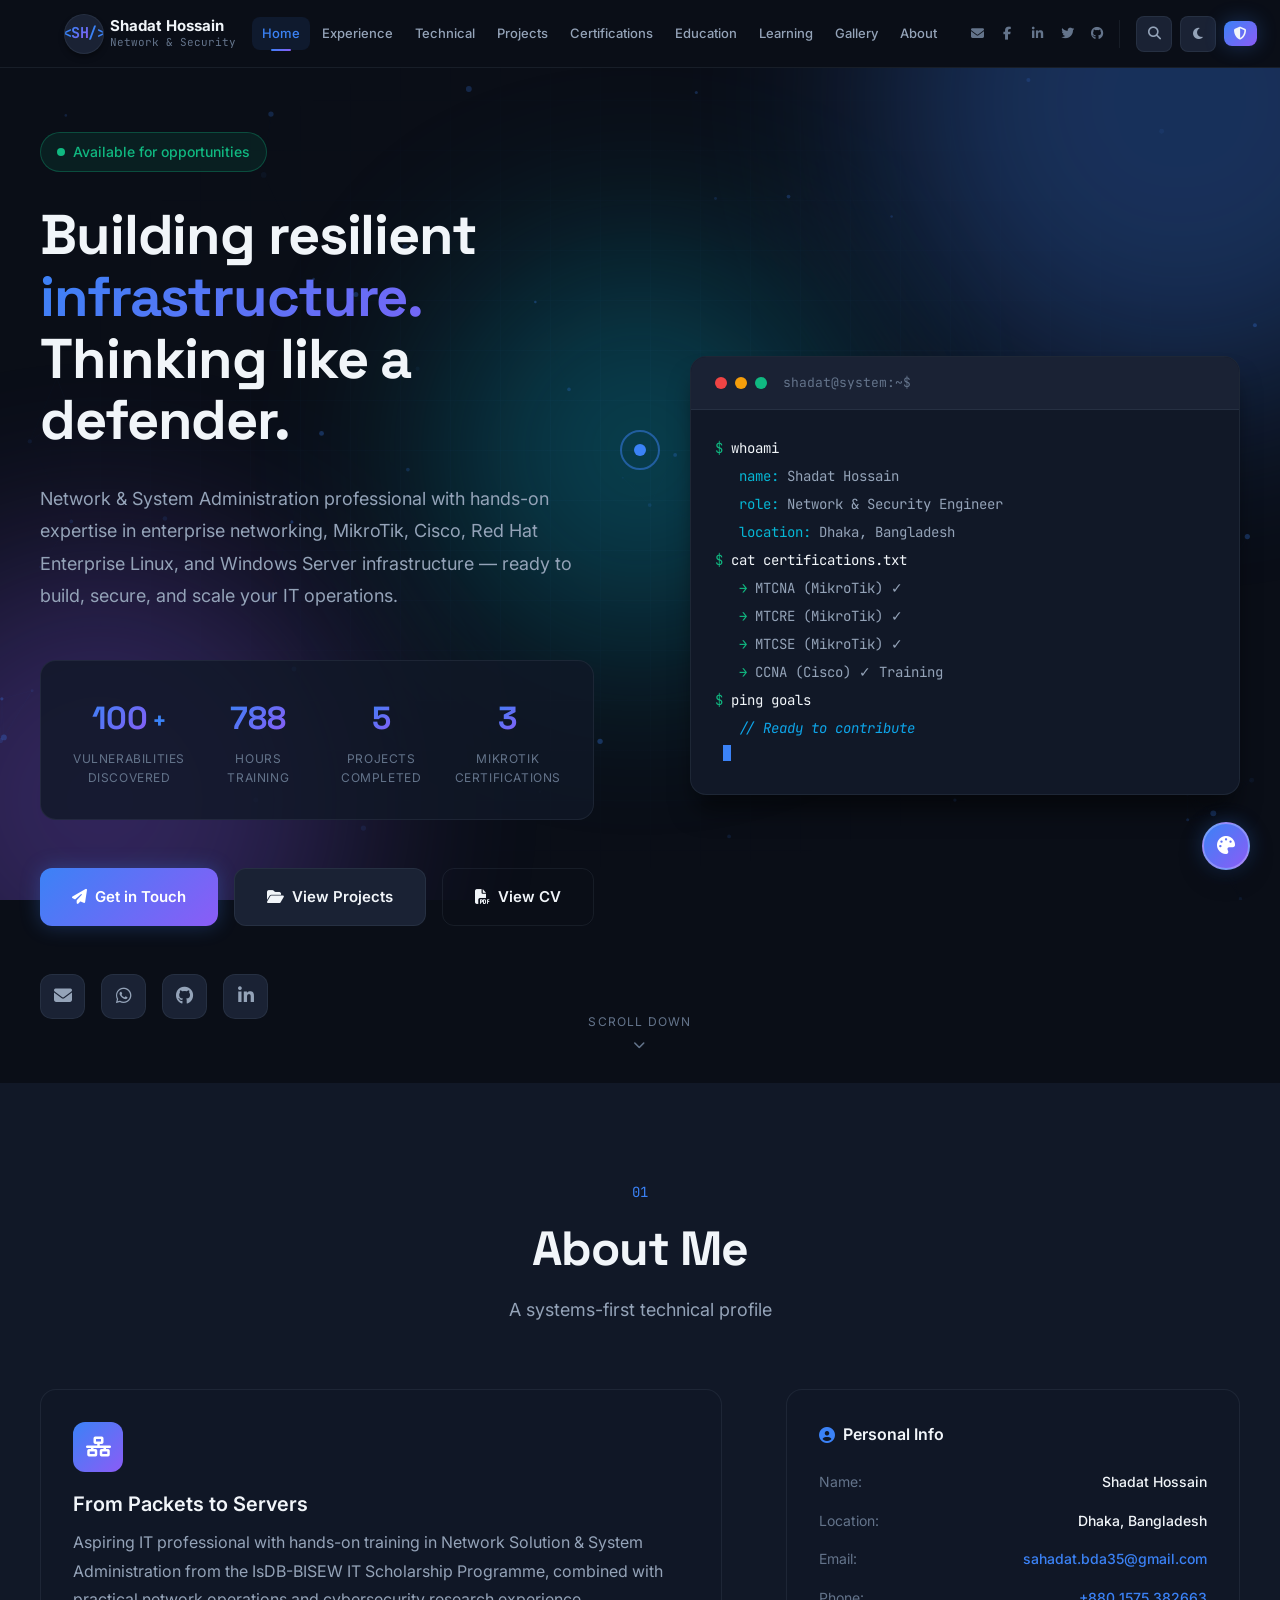
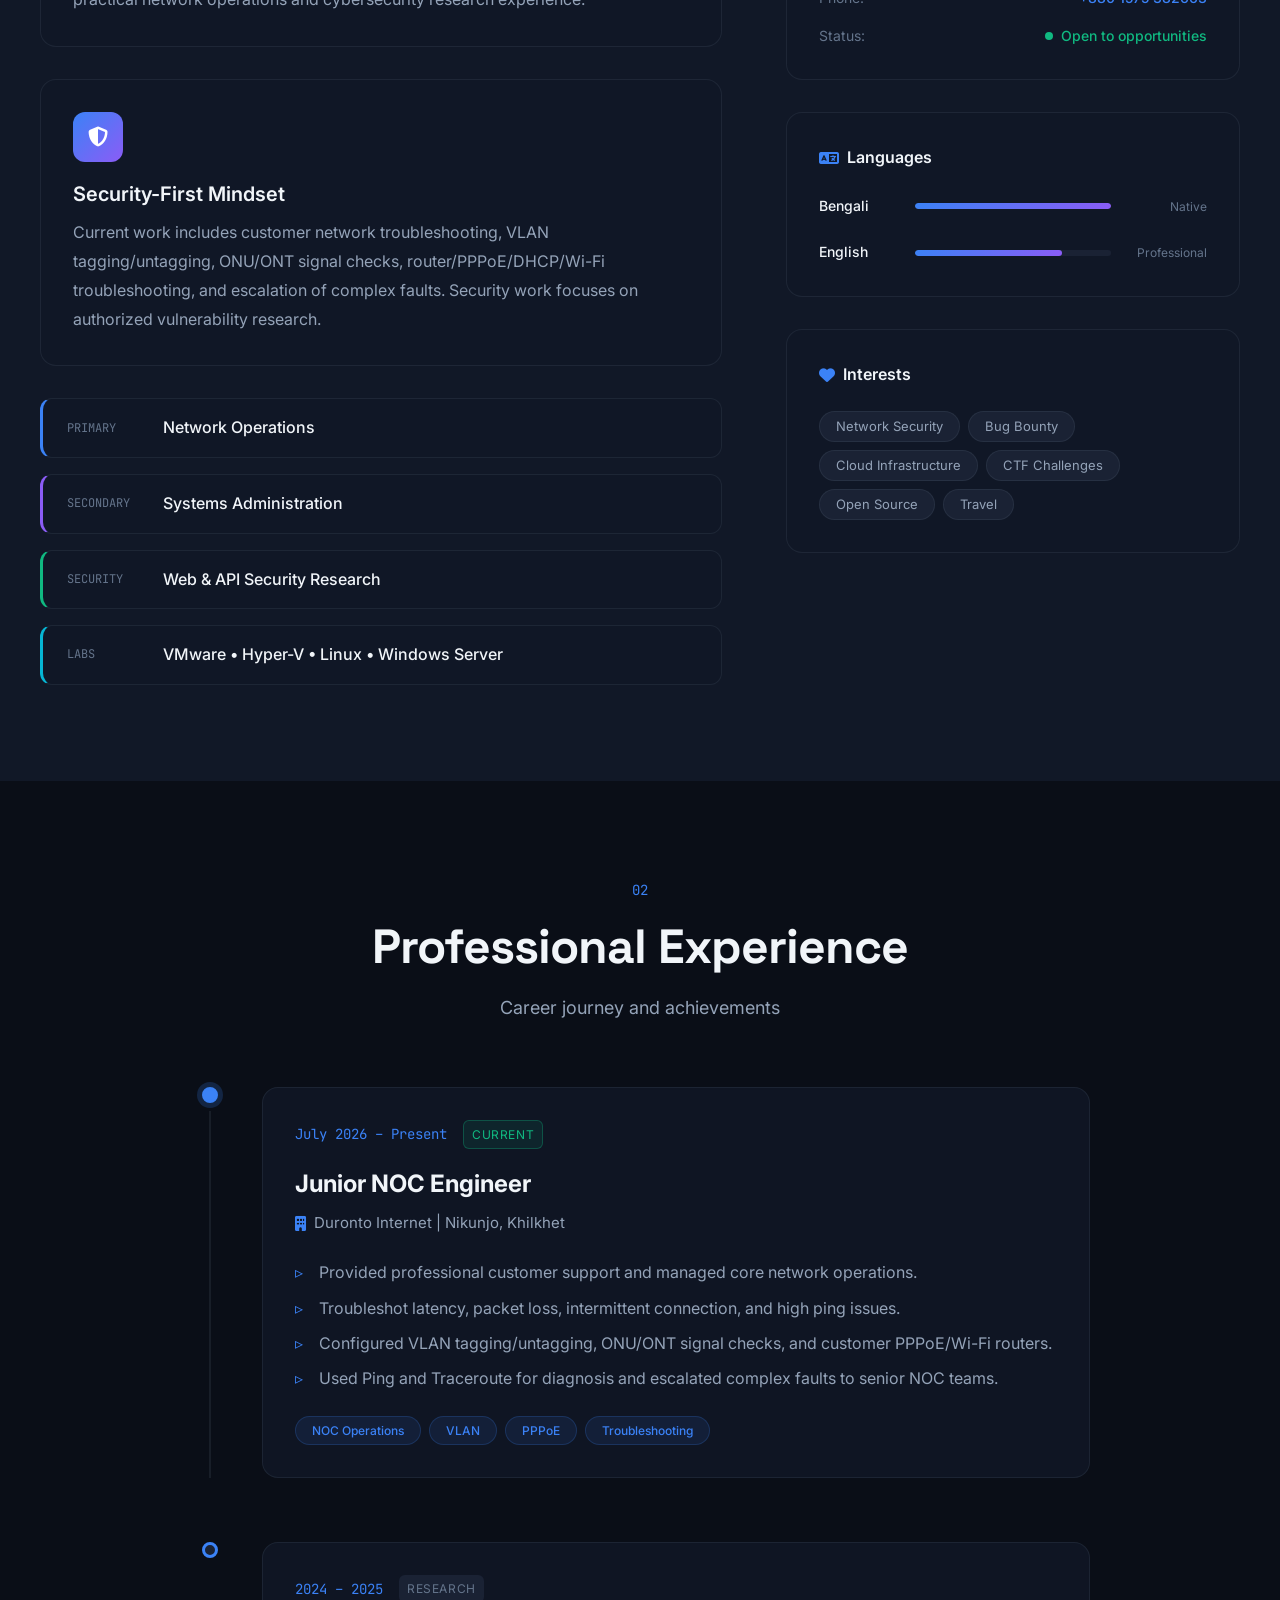
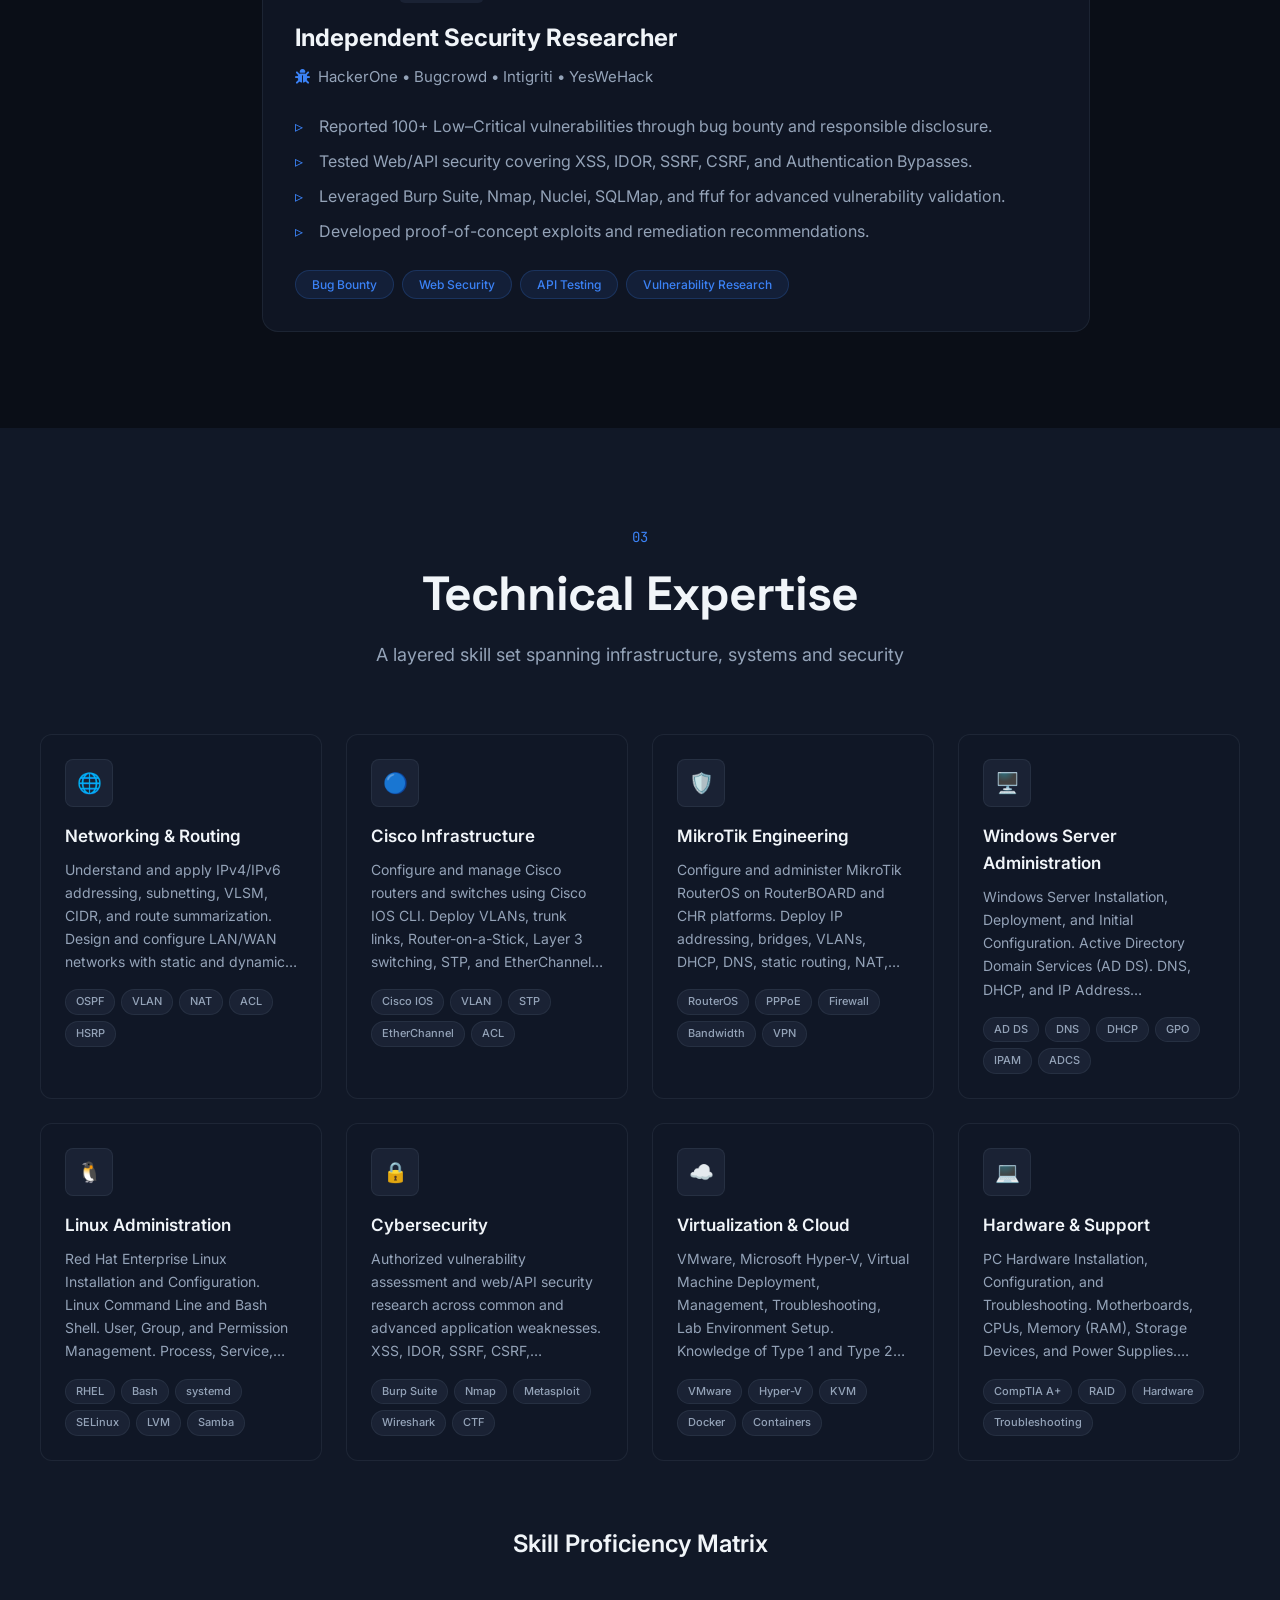
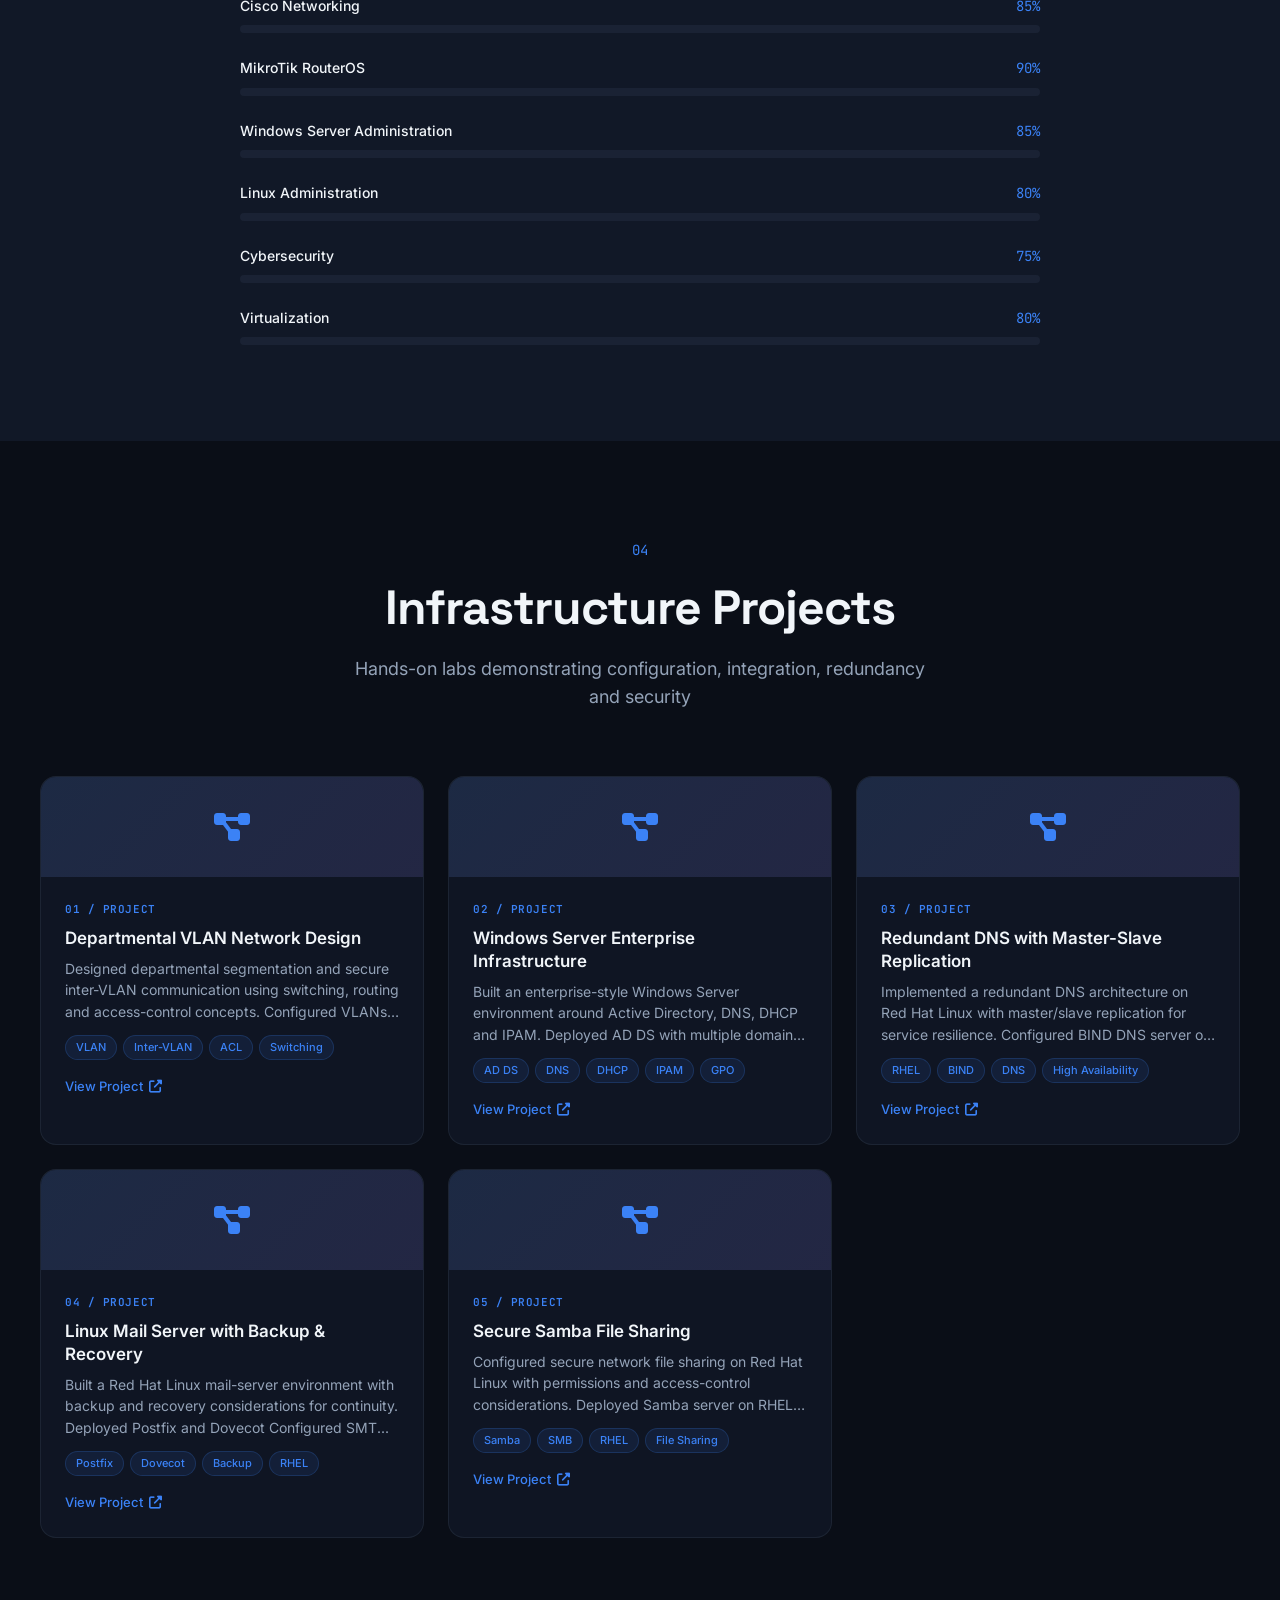
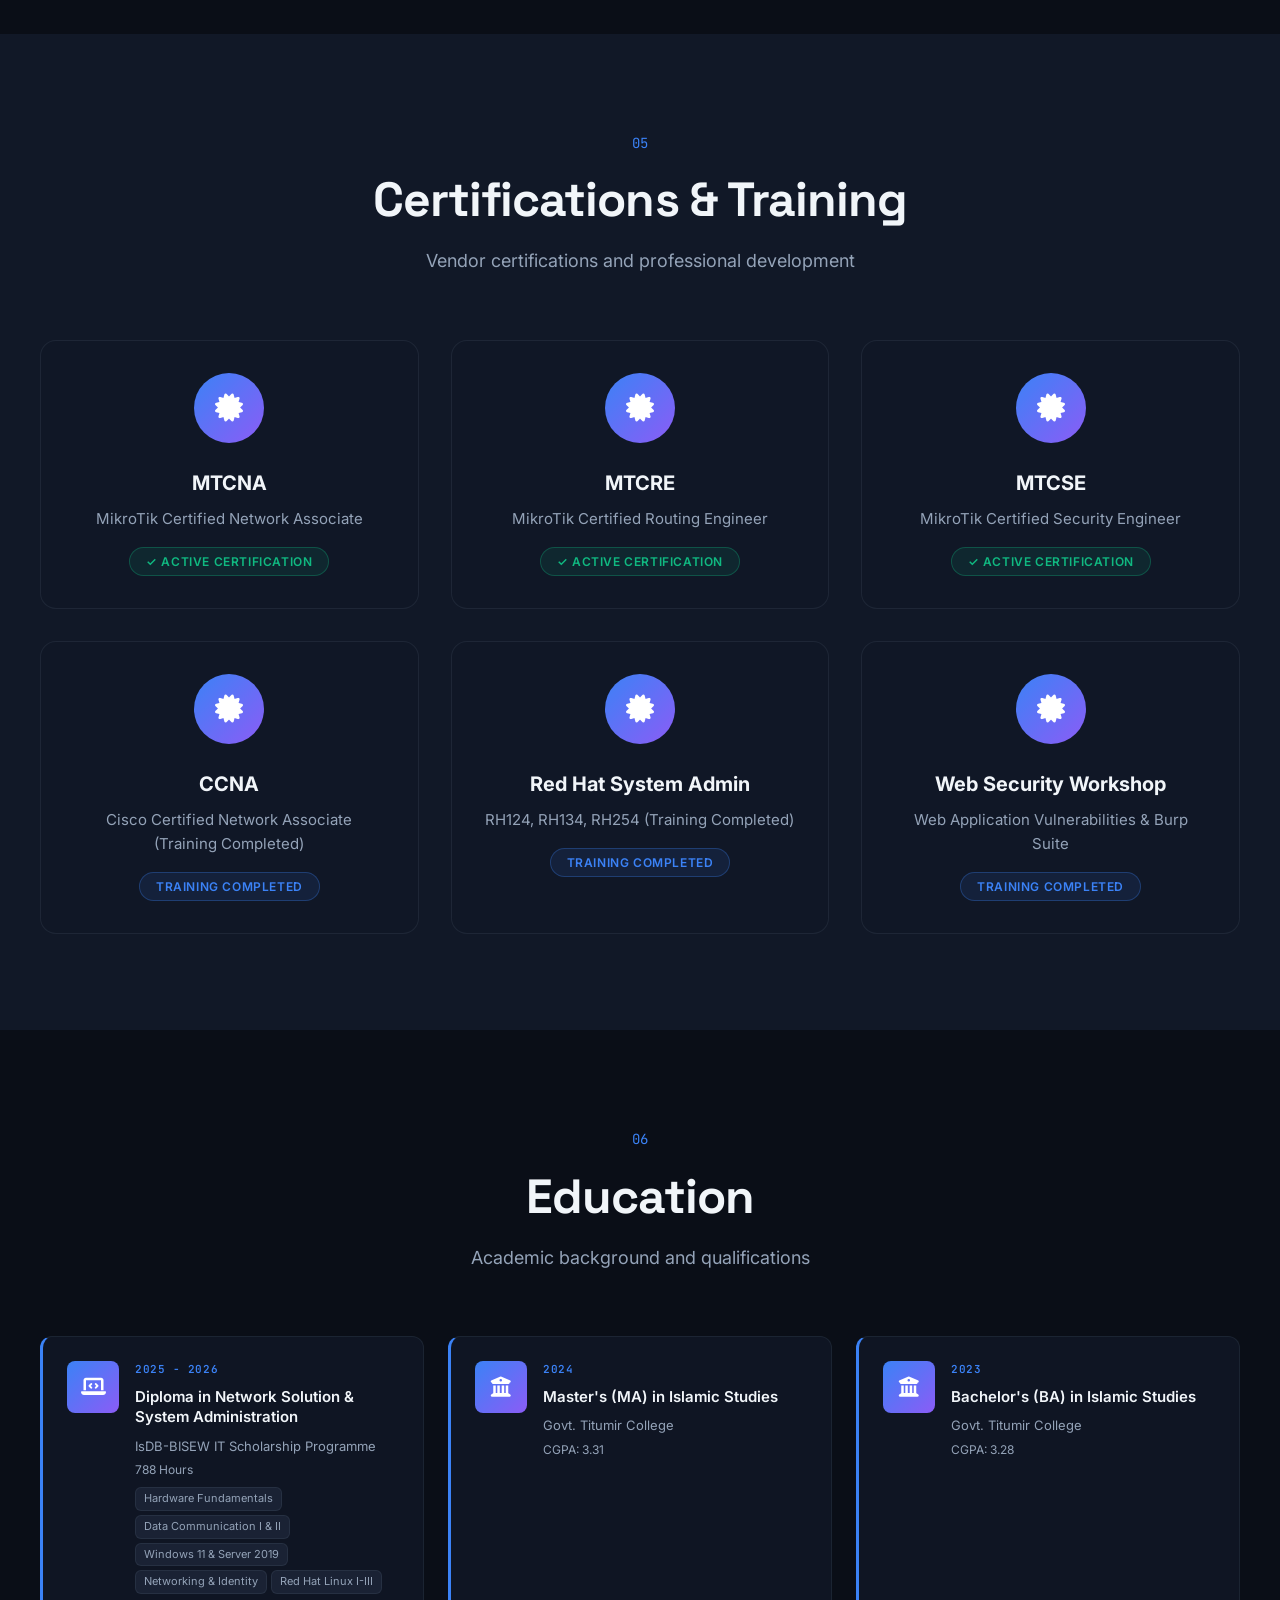
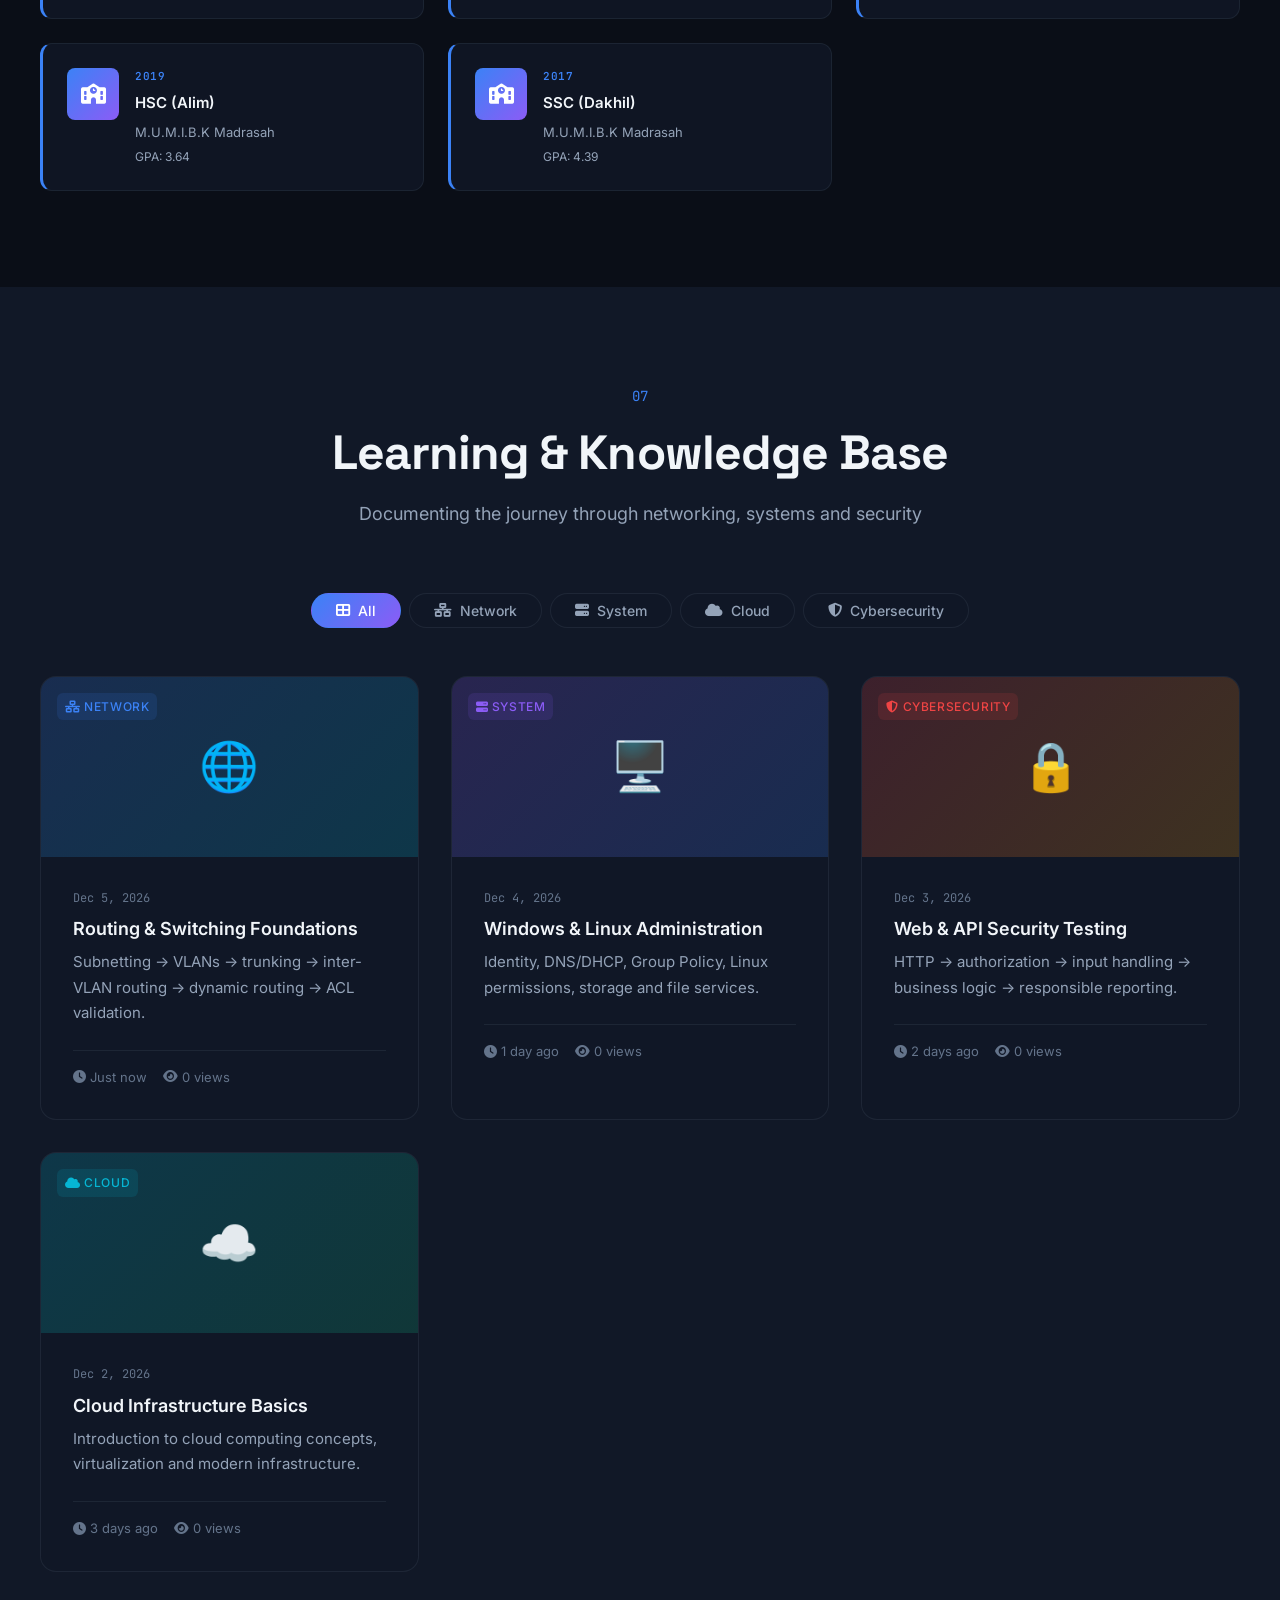
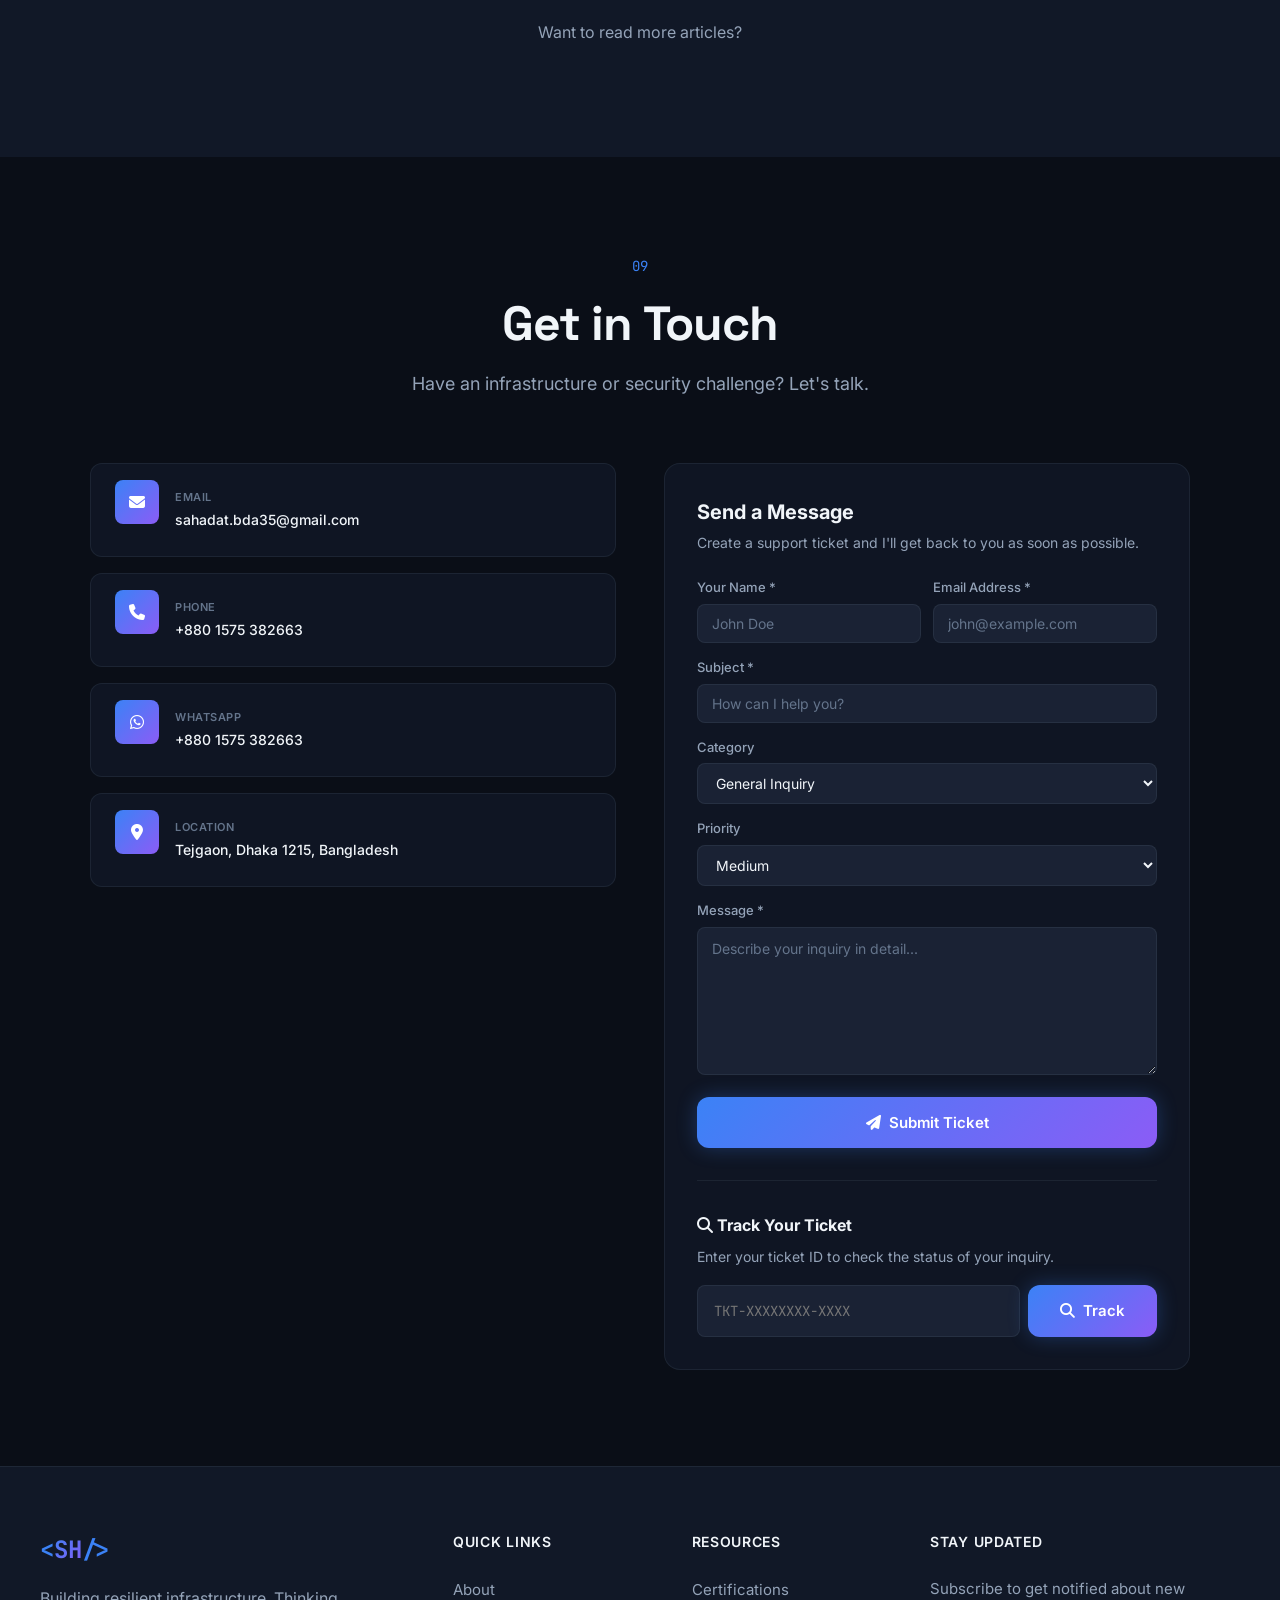
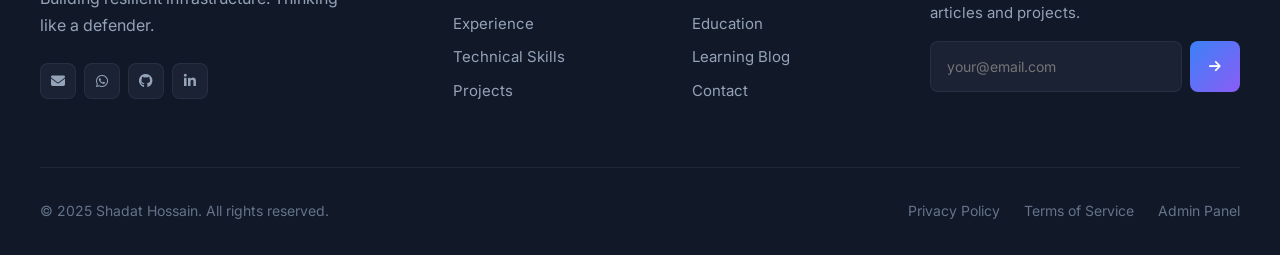
<file: index.html>
<!DOCTYPE html>
<html lang="en" data-theme="dark">
<head>
    <meta charset="UTF-8">
    <meta name="viewport" content="width=device-width, initial-scale=1.0">
    <meta name="description" content="Shadat Hossain - Network & System Administration Professional | MikroTik Certified | Cybersecurity Researcher">
    <meta name="keywords" content="Network Engineer, System Administrator, MikroTik, Cisco, Linux, Windows Server, Cybersecurity, Bug Bounty">
    <meta name="author" content="Shadat Hossain">
    <title>Shadat Hossain | Network & Security Engineer</title>
    
    <!-- Fonts -->
    <link rel="preconnect" href="https://fonts.googleapis.com">
    <link rel="preconnect" href="https://fonts.gstatic.com" crossorigin>
    <link href="https://fonts.googleapis.com/css2?family=Inter:wght@300;400;500;600;700;800&family=JetBrains+Mono:wght@400;500;600&family=Space+Grotesk:wght@400;500;600;700&display=swap" rel="stylesheet">
    
    <!-- Icons -->
    <link rel="stylesheet" href="https://cdnjs.cloudflare.com/ajax/libs/font-awesome/6.4.0/css/all.min.css">
    
    <!-- Styles -->
    <link rel="stylesheet" href="css/style.css">
    <link rel="stylesheet" href="css/responsive.css">
</head>
<body>
    <!-- Preloader -->
    <div id="preloader" class="preloader">
        <div class="preloader-content">
            <div class="terminal-loader">
                <span class="terminal-prompt">shadat@portfolio:~$</span>
                <span class="terminal-text" id="loaderText">Initializing system...</span>
                <span class="cursor">_</span>
            </div>
            <div class="loader-progress">
                <div class="loader-bar" id="loaderBar"></div>
            </div>
        </div>
    </div>

    <!-- Background Effects -->
    <div class="bg-effects">
        <div class="grid-overlay"></div>
        <div class="glow-orb glow-orb-1"></div>
        <div class="glow-orb glow-orb-2"></div>
        <div class="glow-orb glow-orb-3"></div>
        <canvas id="particleCanvas"></canvas>
    </div>

    <!-- Navigation -->
    <nav class="navbar" id="navbar">
        <div class="nav-container">
            <a href="#home" class="nav-logo" id="navLogo">
                <div class="nav-avatar" id="navAvatar">
                    <span class="nav-avatar-logo">
                        <span class="logo-bracket">&lt;</span><span class="logo-text">SH</span><span class="logo-bracket">/&gt;</span>
                    </span>
                </div>
                <div class="logo-info">
                    <span class="logo-name">Shadat Hossain</span>
                    <span class="logo-role">Network & Security</span>
                </div>
            </a>

            <div class="nav-menu" id="navMenu">
                <a href="#home" class="nav-link active" data-section="home">Home</a>
                <a href="#experience" class="nav-link" data-section="experience">Experience</a>
                <a href="#technical" class="nav-link" data-section="technical">Technical</a>
                <a href="#projects" class="nav-link" data-section="projects">Projects</a>
                <a href="#certifications" class="nav-link" data-section="certifications">Certifications</a>
                <a href="#education" class="nav-link" data-section="education">Education</a>
                <a href="#learning" class="nav-link" data-section="learning">Learning</a>
                <a href="gallery.html" class="nav-link">Gallery</a>
                <a href="#about" class="nav-link" data-section="about">About</a>
            </div>

            <div class="nav-actions">
                <div class="nav-social">
                    <a href="mailto:sahadat.bda35@gmail.com" title="Email"><i class="fas fa-envelope"></i></a>
                    <a href="https://facebook.com/" title="Facebook" target="_blank" rel="noopener"><i class="fab fa-facebook-f"></i></a>
                    <a href="https://linkedin.com/" title="LinkedIn" target="_blank" rel="noopener"><i class="fab fa-linkedin-in"></i></a>
                    <a href="https://twitter.com/" title="Twitter" target="_blank" rel="noopener"><i class="fab fa-twitter"></i></a>
                    <a href="https://github.com/sohanatrana" title="GitHub" target="_blank" rel="noopener"><i class="fab fa-github"></i></a>
                </div>
                <button class="search-trigger" id="searchTrigger" title="Search (Ctrl+K)">
                    <i class="fas fa-search"></i>
                </button>
                <button class="theme-toggle" id="themeToggle" aria-label="Toggle theme">
                    <i class="fas fa-moon"></i>
                </button>
                <a href="admin.html" class="admin-btn" title="Admin Panel">
                    <i class="fas fa-shield-alt"></i>
                </a>
                <button class="mobile-menu-btn" id="mobileMenuBtn" aria-label="Toggle menu">
                    <span></span>
                    <span></span>
                    <span></span>
                </button>
            </div>
        </div>
    </nav>

    <!-- ============================================ -->
    <!-- THEME SWITCHER (NEW)                         -->
    <!-- ============================================ -->
    <div class="theme-switcher" id="themeSwitcher">
        <button class="theme-switcher-toggle" id="themeSwitcherToggle" aria-label="Toggle theme switcher">
            <i class="fas fa-palette"></i>
        </button>
        <div class="theme-swatches">
            <div class="theme-swatch" data-theme="dark" title="Dark"></div>
            <div class="theme-swatch" data-theme="light" title="Light"></div>
            <div class="theme-swatch" data-theme="ocean" title="Ocean"></div>
            <div class="theme-swatch" data-theme="forest" title="Forest"></div>
            <div class="theme-swatch" data-theme="sunset" title="Sunset"></div>
        </div>
    </div>

    <!-- ============================================ -->
    <!-- GLOBAL SEARCH MODAL (NEW)                    -->
    <!-- ============================================ -->
    <div class="global-search" id="globalSearch">
        <div class="global-search-container">
            <div class="global-search-input-wrapper">
                <i class="fas fa-search"></i>
                <input type="text" id="globalSearchInput" placeholder="Search across the website..." autocomplete="off">
                <kbd>ESC</kbd>
            </div>
            <div class="global-search-results" id="globalSearchResults"></div>
        </div>
    </div>

    <!-- Main Content -->
    <main>
        <!-- Hero Section -->
        <section id="home" class="hero-section">
            <div class="hero-container">
                <div class="hero-content">
                    <div class="hero-badge">
                        <span class="badge-dot"></span>
                        <span>Available for opportunities</span>
                    </div>
                    
                    <h1 class="hero-title">
                        <span class="title-line">Building resilient</span>
                        <span class="title-line gradient-text">infrastructure.</span>
                        <span class="title-line">Thinking like a defender.</span>
                    </h1>
                    
                    <p class="hero-description">
                        Network & System Administration professional with hands-on expertise in 
                        enterprise networking, MikroTik, Cisco, Red Hat Enterprise Linux, and 
                        Windows Server infrastructure — ready to build, secure, and scale your IT operations.
                    </p>

                    <div class="hero-stats">
                        <div class="stat-item">
                            <span class="stat-value" data-count="100">0</span>
                            <span class="stat-suffix">+</span>
                            <span class="stat-label">Vulnerabilities Discovered</span>
                        </div>
                        <div class="stat-item">
                            <span class="stat-value" data-count="788">0</span>
                            <span class="stat-suffix"></span>
                            <span class="stat-label">Hours Training</span>
                        </div>
                        <div class="stat-item">
                            <span class="stat-value" data-count="5">0</span>
                            <span class="stat-suffix"></span>
                            <span class="stat-label">Projects Completed</span>
                        </div>
                        <div class="stat-item">
                            <span class="stat-value" data-count="3">0</span>
                            <span class="stat-suffix"></span>
                            <span class="stat-label">MikroTik Certifications</span>
                        </div>
                    </div>

                    <div class="hero-actions">
                        <a href="#contact" class="btn btn-primary">
                            <i class="fas fa-paper-plane"></i>
                            <span>Get in Touch</span>
                        </a>
                        <a href="#projects" class="btn btn-secondary">
                            <i class="fas fa-folder-open"></i>
                            <span>View Projects</span>
                        </a>
                        <button class="btn btn-outline" id="viewCvBtn">
                            <i class="fas fa-file-pdf"></i>
                            <span id="cvBtnText">View CV</span>
                        </button>
                    </div>

                    <div class="hero-social">
                        <a href="mailto:sahadat.bda35@gmail.com" class="social-link" title="Email">
                            <i class="fas fa-envelope"></i>
                        </a>
                        <a href="https://wa.me/8801575382663" class="social-link" title="WhatsApp" target="_blank" rel="noopener">
                            <i class="fab fa-whatsapp"></i>
                        </a>
                        <a href="https://github.com/sohanatrana" class="social-link" title="GitHub" target="_blank" rel="noopener">
                            <i class="fab fa-github"></i>
                        </a>
                        <a href="#" class="social-link" title="LinkedIn" target="_blank" rel="noopener">
                            <i class="fab fa-linkedin-in"></i>
                        </a>
                    </div>
                </div>

                <div class="hero-terminal">
                    <div class="terminal-window">
                        <div class="terminal-header">
                            <div class="terminal-buttons">
                                <span class="terminal-btn close"></span>
                                <span class="terminal-btn minimize"></span>
                                <span class="terminal-btn maximize"></span>
                            </div>
                            <span class="terminal-title">shadat@system:~$</span>
                        </div>
                        <div class="terminal-body" id="heroTerminal">
                            <div class="terminal-line">
                                <span class="terminal-prompt">$</span>
                                <span class="terminal-command">whoami</span>
                            </div>
                            <div class="terminal-output">
                                <span class="output-label">name:</span>
                                <span class="output-value">Shadat Hossain</span>
                            </div>
                            <div class="terminal-output">
                                <span class="output-label">role:</span>
                                <span class="output-value">Network & Security Engineer</span>
                            </div>
                            <div class="terminal-output">
                                <span class="output-label">location:</span>
                                <span class="output-value">Dhaka, Bangladesh</span>
                            </div>
                            <div class="terminal-line">
                                <span class="terminal-prompt">$</span>
                                <span class="terminal-command">cat certifications.txt</span>
                            </div>
                            <div class="terminal-output">
                                <span class="output-success">→</span>
                                <span class="output-value">MTCNA (MikroTik) ✓</span>
                            </div>
                            <div class="terminal-output">
                                <span class="output-success">→</span>
                                <span class="output-value">MTCRE (MikroTik) ✓</span>
                            </div>
                            <div class="terminal-output">
                                <span class="output-success">→</span>
                                <span class="output-value">MTCSE (MikroTik) ✓</span>
                            </div>
                            <div class="terminal-output">
                                <span class="output-success">→</span>
                                <span class="output-value">CCNA (Cisco) ✓ Training</span>
                            </div>
                            <div class="terminal-line">
                                <span class="terminal-prompt">$</span>
                                <span class="terminal-command">ping goals</span>
                            </div>
                            <div class="terminal-output typing">
                                <span class="output-info">// Ready to contribute</span>
                            </div>
                            <div class="terminal-cursor"></div>
                        </div>
                    </div>
                </div>
            </div>

            <div class="hero-scroll">
                <a href="#about" class="scroll-indicator">
                    <span>Scroll Down</span>
                    <i class="fas fa-chevron-down"></i>
                </a>
            </div>
        </section>

        <!-- About Section -->
        <section id="about" class="section about-section">
            <div class="section-container">
                <div class="section-header">
                    <span class="section-number">01</span>
                    <h2 class="section-title">About Me</h2>
                    <p class="section-subtitle">A systems-first technical profile</p>
                </div>

                <div class="about-grid">
                    <div class="about-content">
                        <div class="about-card">
                            <div class="about-icon">
                                <i class="fas fa-network-wired"></i>
                            </div>
                            <h3>From Packets to Servers</h3>
                            <p>
                                Aspiring IT professional with hands-on training in Network Solution & 
                                System Administration from the IsDB-BISEW IT Scholarship Programme, 
                                combined with practical network operations and cybersecurity research experience.
                            </p>
                        </div>

                        <div class="about-card">
                            <div class="about-icon">
                                <i class="fas fa-shield-alt"></i>
                            </div>
                            <h3>Security-First Mindset</h3>
                            <p>
                                Current work includes customer network troubleshooting, VLAN tagging/untagging, 
                                ONU/ONT signal checks, router/PPPoE/DHCP/Wi-Fi troubleshooting, and escalation 
                                of complex faults. Security work focuses on authorized vulnerability research.
                            </p>
                        </div>

                        <div class="about-domains">
                            <div class="domain-item primary">
                                <span class="domain-label">PRIMARY</span>
                                <span class="domain-name">Network Operations</span>
                            </div>
                            <div class="domain-item secondary">
                                <span class="domain-label">SECONDARY</span>
                                <span class="domain-name">Systems Administration</span>
                            </div>
                            <div class="domain-item security">
                                <span class="domain-label">SECURITY</span>
                                <span class="domain-name">Web & API Security Research</span>
                            </div>
                            <div class="domain-item labs">
                                <span class="domain-label">LABS</span>
                                <span class="domain-name">VMware • Hyper-V • Linux • Windows Server</span>
                            </div>
                        </div>
                    </div>

                    <div class="about-sidebar">
                        <div class="info-card">
                            <h4><i class="fas fa-user-circle"></i> Personal Info</h4>
                            <ul class="info-list">
                                <li>
                                    <span class="info-label">Name:</span>
                                    <span class="info-value">Shadat Hossain</span>
                                </li>
                                <li>
                                    <span class="info-label">Location:</span>
                                    <span class="info-value">Dhaka, Bangladesh</span>
                                </li>
                                <li>
                                    <span class="info-label">Email:</span>
                                    <a href="mailto:sahadat.bda35@gmail.com" class="info-link">sahadat.bda35@gmail.com</a>
                                </li>
                                <li>
                                    <span class="info-label">Phone:</span>
                                    <a href="tel:+8801575382663" class="info-link">+880 1575 382663</a>
                                </li>
                                <li>
                                    <span class="info-label">Status:</span>
                                    <span class="info-value status-available">
                                        <span class="status-dot"></span>
                                        Open to opportunities
                                    </span>
                                </li>
                            </ul>
                        </div>

                        <div class="info-card">
                            <h4><i class="fas fa-language"></i> Languages</h4>
                            <div class="language-list">
                                <div class="language-item">
                                    <span class="language-name">Bengali</span>
                                    <div class="language-bar">
                                        <div class="language-progress" style="width: 100%"></div>
                                    </div>
                                    <span class="language-level">Native</span>
                                </div>
                                <div class="language-item">
                                    <span class="language-name">English</span>
                                    <div class="language-bar">
                                        <div class="language-progress" style="width: 75%"></div>
                                    </div>
                                    <span class="language-level">Professional</span>
                                </div>
                            </div>
                        </div>

                        <div class="info-card">
                            <h4><i class="fas fa-heart"></i> Interests</h4>
                            <div class="interests-tags">
                                <span class="interest-tag">Network Security</span>
                                <span class="interest-tag">Bug Bounty</span>
                                <span class="interest-tag">Cloud Infrastructure</span>
                                <span class="interest-tag">CTF Challenges</span>
                                <span class="interest-tag">Open Source</span>
                                <span class="interest-tag">Travel</span>
                            </div>
                        </div>
                    </div>
                </div>
            </div>
        </section>

        <!-- Experience Section -->
        <section id="experience" class="section experience-section">
            <div class="section-container">
                <div class="section-header">
                    <span class="section-number">02</span>
                    <h2 class="section-title">Professional Experience</h2>
                    <p class="section-subtitle">Career journey and achievements</p>
                </div>

                <div class="timeline">
                    <div class="timeline-item current">
                        <div class="timeline-marker">
                            <div class="marker-dot"></div>
                            <div class="marker-line"></div>
                        </div>
                        <div class="timeline-content">
                            <div class="timeline-header">
                                <span class="timeline-date">July 2026 – Present</span>
                                <span class="timeline-badge current">Current</span>
                            </div>
                            <h3 class="timeline-title">Junior NOC Engineer</h3>
                            <p class="timeline-company">
                                <i class="fas fa-building"></i>
                                Duronto Internet | Nikunjo, Khilkhet
                            </p>
                            <ul class="timeline-list">
                                <li>Provided professional customer support and managed core network operations.</li>
                                <li>Troubleshot latency, packet loss, intermittent connection, and high ping issues.</li>
                                <li>Configured VLAN tagging/untagging, ONU/ONT signal checks, and customer PPPoE/Wi-Fi routers.</li>
                                <li>Used Ping and Traceroute for diagnosis and escalated complex faults to senior NOC teams.</li>
                            </ul>
                            <div class="timeline-tags">
                                <span class="tag">NOC Operations</span>
                                <span class="tag">VLAN</span>
                                <span class="tag">PPPoE</span>
                                <span class="tag">Troubleshooting</span>
                            </div>
                        </div>
                    </div>

                    <div class="timeline-item">
                        <div class="timeline-marker">
                            <div class="marker-dot"></div>
                            <div class="marker-line"></div>
                        </div>
                        <div class="timeline-content">
                            <div class="timeline-header">
                                <span class="timeline-date">2024 – 2025</span>
                                <span class="timeline-badge">Research</span>
                            </div>
                            <h3 class="timeline-title">Independent Security Researcher</h3>
                            <p class="timeline-company">
                                <i class="fas fa-bug"></i>
                                HackerOne • Bugcrowd • Intigriti • YesWeHack
                            </p>
                            <ul class="timeline-list">
                                <li>Reported 100+ Low–Critical vulnerabilities through bug bounty and responsible disclosure.</li>
                                <li>Tested Web/API security covering XSS, IDOR, SSRF, CSRF, and Authentication Bypasses.</li>
                                <li>Leveraged Burp Suite, Nmap, Nuclei, SQLMap, and ffuf for advanced vulnerability validation.</li>
                                <li>Developed proof-of-concept exploits and remediation recommendations.</li>
                            </ul>
                            <div class="timeline-tags">
                                <span class="tag">Bug Bounty</span>
                                <span class="tag">Web Security</span>
                                <span class="tag">API Testing</span>
                                <span class="tag">Vulnerability Research</span>
                            </div>
                        </div>
                    </div>
                </div>
            </div>
        </section>

        <!-- Technical Skills Section -->
        <section id="technical" class="section technical-section">
            <div class="section-container">
                <div class="section-header">
                    <span class="section-number">03</span>
                    <h2 class="section-title">Technical Expertise</h2>
                    <p class="section-subtitle">A layered skill set spanning infrastructure, systems and security</p>
                </div>

                <div class="skills-grid" id="skillsGrid">
                    <!-- Skills will be dynamically loaded -->
                </div>

                <div class="skills-matrix">
                    <h3 class="matrix-title">Skill Proficiency Matrix</h3>
                    <div class="matrix-container">
                        <div class="matrix-item">
                            <div class="matrix-header">
                                <span class="matrix-name">Cisco Networking</span>
                                <span class="matrix-percent">85%</span>
                            </div>
                            <div class="matrix-bar">
                                <div class="matrix-progress" data-width="85"></div>
                            </div>
                        </div>
                        <div class="matrix-item">
                            <div class="matrix-header">
                                <span class="matrix-name">MikroTik RouterOS</span>
                                <span class="matrix-percent">90%</span>
                            </div>
                            <div class="matrix-bar">
                                <div class="matrix-progress" data-width="90"></div>
                            </div>
                        </div>
                        <div class="matrix-item">
                            <div class="matrix-header">
                                <span class="matrix-name">Windows Server Administration</span>
                                <span class="matrix-percent">85%</span>
                            </div>
                            <div class="matrix-bar">
                                <div class="matrix-progress" data-width="85"></div>
                            </div>
                        </div>
                        <div class="matrix-item">
                            <div class="matrix-header">
                                <span class="matrix-name">Linux Administration</span>
                                <span class="matrix-percent">80%</span>
                            </div>
                            <div class="matrix-bar">
                                <div class="matrix-progress" data-width="80"></div>
                            </div>
                        </div>
                        <div class="matrix-item">
                            <div class="matrix-header">
                                <span class="matrix-name">Cybersecurity</span>
                                <span class="matrix-percent">75%</span>
                            </div>
                            <div class="matrix-bar">
                                <div class="matrix-progress" data-width="75"></div>
                            </div>
                        </div>
                        <div class="matrix-item">
                            <div class="matrix-header">
                                <span class="matrix-name">Virtualization</span>
                                <span class="matrix-percent">80%</span>
                            </div>
                            <div class="matrix-bar">
                                <div class="matrix-progress" data-width="80"></div>
                            </div>
                        </div>
                    </div>
                </div>
            </div>
        </section>

        <!-- Projects Section -->
        <section id="projects" class="section projects-section">
            <div class="section-container">
                <div class="section-header">
                    <span class="section-number">04</span>
                    <h2 class="section-title">Infrastructure Projects</h2>
                    <p class="section-subtitle">Hands-on labs demonstrating configuration, integration, redundancy and security</p>
                </div>

                <div class="projects-grid" id="projectsGrid">
                    <!-- Projects will be dynamically loaded -->
                </div>
            </div>
        </section>

        <!-- Certifications Section -->
        <section id="certifications" class="section certifications-section">
            <div class="section-container">
                <div class="section-header">
                    <span class="section-number">05</span>
                    <h2 class="section-title">Certifications & Training</h2>
                    <p class="section-subtitle">Vendor certifications and professional development</p>
                </div>

                <div class="certifications-grid" id="certificationsGrid">
                    <!-- Certifications will be dynamically loaded -->
                </div>
            </div>
        </section>

        <!-- Education Section -->
        <section id="education" class="section education-section">
            <div class="section-container">
                <div class="section-header">
                    <span class="section-number">06</span>
                    <h2 class="section-title">Education</h2>
                    <p class="section-subtitle">Academic background and qualifications</p>
                </div>

                <div class="education-grid">
                    <div class="education-card featured">
                        <div class="education-icon">
                            <i class="fas fa-laptop-code"></i>
                        </div>
                        <div class="education-content">
                            <span class="education-year">2025 - 2026</span>
                            <h3>Diploma in Network Solution & System Administration</h3>
                            <p class="education-institution">IsDB-BISEW IT Scholarship Programme</p>
                            <p class="education-duration">788 Hours</p>
                            <div class="education-modules">
                                <span class="module-tag">Hardware Fundamentals</span>
                                <span class="module-tag">Data Communication I & II</span>
                                <span class="module-tag">Windows 11 & Server 2019</span>
                                <span class="module-tag">Networking & Identity</span>
                                <span class="module-tag">Red Hat Linux I-III</span>
                            </div>
                        </div>
                    </div>

                    <div class="education-card">
                        <div class="education-icon">
                            <i class="fas fa-university"></i>
                        </div>
                        <div class="education-content">
                            <span class="education-year">2024</span>
                            <h3>Master's (MA) in Islamic Studies</h3>
                            <p class="education-institution">Govt. Titumir College</p>
                            <p class="education-grade">CGPA: 3.31</p>
                        </div>
                    </div>

                    <div class="education-card">
                        <div class="education-icon">
                            <i class="fas fa-university"></i>
                        </div>
                        <div class="education-content">
                            <span class="education-year">2023</span>
                            <h3>Bachelor's (BA) in Islamic Studies</h3>
                            <p class="education-institution">Govt. Titumir College</p>
                            <p class="education-grade">CGPA: 3.28</p>
                        </div>
                    </div>

                    <div class="education-card">
                        <div class="education-icon">
                            <i class="fas fa-school"></i>
                        </div>
                        <div class="education-content">
                            <span class="education-year">2019</span>
                            <h3>HSC (Alim)</h3>
                            <p class="education-institution">M.U.M.I.B.K Madrasah</p>
                            <p class="education-grade">GPA: 3.64</p>
                        </div>
                    </div>

                    <div class="education-card">
                        <div class="education-icon">
                            <i class="fas fa-school"></i>
                        </div>
                        <div class="education-content">
                            <span class="education-year">2017</span>
                            <h3>SSC (Dakhil)</h3>
                            <p class="education-institution">M.U.M.I.B.K Madrasah</p>
                            <p class="education-grade">GPA: 4.39</p>
                        </div>
                    </div>
                </div>
            </div>
        </section>

        <!-- Learning/Blog Section -->
        <section id="learning" class="section learning-section">
            <div class="section-container">
                <div class="section-header">
                    <span class="section-number">07</span>
                    <h2 class="section-title">Learning & Knowledge Base</h2>
                    <p class="section-subtitle">Documenting the journey through networking, systems and security</p>
                </div>

                <div class="learning-filters">
                    <button class="filter-btn active" data-category="all">
                        <i class="fas fa-th-large"></i>
                        All
                    </button>
                    <button class="filter-btn" data-category="network">
                        <i class="fas fa-network-wired"></i>
                        Network
                    </button>
                    <button class="filter-btn" data-category="system">
                        <i class="fas fa-server"></i>
                        System
                    </button>
                    <button class="filter-btn" data-category="cloud">
                        <i class="fas fa-cloud"></i>
                        Cloud
                    </button>
                    <button class="filter-btn" data-category="cybersecurity">
                        <i class="fas fa-shield-alt"></i>
                        Cybersecurity
                    </button>
                </div>

                <div class="learning-grid" id="learningGrid">
                    <!-- Blog posts will be dynamically loaded -->
                </div>

                <div class="learning-cta">
                    <p>Want to read more articles?</p>
                    <button class="btn btn-outline" id="loadMorePosts">
                        <i class="fas fa-plus"></i>
                        Load More Posts
                    </button>
                </div>
            </div>
        </section>

        <!-- Contact Section -->
        <section id="contact" class="section contact-section">
            <div class="section-container">
                <div class="section-header">
                    <span class="section-number">09</span>
                    <h2 class="section-title">Get in Touch</h2>
                    <p class="section-subtitle">Have an infrastructure or security challenge? Let's talk.</p>
                </div>

                <div class="contact-grid">
                    <div class="contact-info">
                        <a href="mailto:sahadat.bda35@gmail.com" class="contact-card">
                            <div class="contact-icon"><i class="fas fa-envelope"></i></div>
                            <div class="contact-details">
                                <div class="contact-label">Email</div>
                                <div class="contact-value">sahadat.bda35@gmail.com</div>
                            </div>
                        </a>

                        <a href="tel:+8801575382663" class="contact-card">
                            <div class="contact-icon"><i class="fas fa-phone"></i></div>
                            <div class="contact-details">
                                <div class="contact-label">Phone</div>
                                <div class="contact-value">+880 1575 382663</div>
                            </div>
                        </a>

                        <a href="https://wa.me/8801575382663" class="contact-card" target="_blank" rel="noopener">
                            <div class="contact-icon"><i class="fab fa-whatsapp"></i></div>
                            <div class="contact-details">
                                <div class="contact-label">WhatsApp</div>
                                <div class="contact-value">+880 1575 382663</div>
                            </div>
                        </a>

                        <div class="contact-card">
                            <div class="contact-icon"><i class="fas fa-map-marker-alt"></i></div>
                            <div class="contact-details">
                                <div class="contact-label">Location</div>
                                <div class="contact-value">Tejgaon, Dhaka 1215, Bangladesh</div>
                            </div>
                        </div>

                        <!-- NEW: Dynamic contact links (populated by JS from admin settings) -->
                        <div id="dynamicContactLinks" style="display: flex; flex-direction: column; gap: var(--space-md);"></div>
                    </div>

                    <div class="contact-form-container">
                        <form class="contact-form" id="contactForm">
                            <h3>Send a Message</h3>
                            <p>Create a support ticket and I'll get back to you as soon as possible.</p>

                            <div class="form-row">
                                <div class="form-group">
                                    <label for="contactName">Your Name *</label>
                                    <input type="text" id="contactName" name="name" required placeholder="John Doe">
                                </div>
                                <div class="form-group">
                                    <label for="contactEmail">Email Address *</label>
                                    <input type="email" id="contactEmail" name="email" required placeholder="john@example.com">
                                </div>
                            </div>

                            <div class="form-group">
                                <label for="contactSubject">Subject *</label>
                                <input type="text" id="contactSubject" name="subject" required placeholder="How can I help you?">
                            </div>

                            <div class="form-group">
                                <label for="contactCategory">Category</label>
                                <select id="contactCategory" name="category">
                                    <option value="general">General Inquiry</option>
                                    <option value="project">Project Discussion</option>
                                    <option value="job">Job Opportunity</option>
                                    <option value="collaboration">Collaboration</option>
                                    <option value="support">Technical Support</option>
                                    <option value="other">Other</option>
                                </select>
                            </div>

                            <div class="form-group">
                                <label for="contactPriority">Priority</label>
                                <select id="contactPriority" name="priority">
                                    <option value="low">Low</option>
                                    <option value="medium" selected>Medium</option>
                                    <option value="high">High</option>
                                    <option value="critical">Critical</option>
                                </select>
                            </div>

                            <div class="form-group">
                                <label for="contactMessage">Message *</label>
                                <textarea id="contactMessage" name="message" rows="6" required placeholder="Describe your inquiry in detail..."></textarea>
                            </div>

                            <button type="submit" class="btn btn-primary btn-full" id="submitTicket">
                                <i class="fas fa-paper-plane"></i>
                                <span>Submit Ticket</span>
                            </button>
                        </form>

                        <!-- NEW: Ticket tracker -->
                        <div class="ticket-tracker-section" style="margin-top: var(--space-xl); padding-top: var(--space-xl); border-top: 1px solid var(--border-color);">
                            <h4 style="margin-bottom: var(--space-sm);"><i class="fas fa-search"></i> Track Your Ticket</h4>
                            <p style="color: var(--text-secondary); font-size: 0.875rem; margin-bottom: var(--space-md);">
                                Enter your ticket ID to check the status of your inquiry.
                            </p>
                            <div class="ticket-tracker">
                                <input type="text" id="ticketTrackInput" placeholder="TKT-XXXXXXXX-XXXX">
                                <button class="btn btn-primary" id="trackTicketBtn">
                                    <i class="fas fa-search"></i> Track
                                </button>
                            </div>
                            <div id="ticketTrackResult"></div>
                        </div>
                    </div>
                </div>
            </div>
        </section>
    </main>

    <!-- Footer -->
    <footer class="footer">
        <div class="footer-container">
            <div class="footer-grid">
                <div class="footer-brand">
                    <a href="#home" class="footer-logo">
                        <span class="logo-bracket">&lt;</span>
                        <span class="logo-text">SH</span>
                        <span class="logo-bracket">/&gt;</span>
                    </a>
                    <p>Building resilient infrastructure. Thinking like a defender.</p>
                    <div class="footer-social">
                        <a href="mailto:sahadat.bda35@gmail.com" title="Email"><i class="fas fa-envelope"></i></a>
                        <a href="https://wa.me/8801575382663" title="WhatsApp" target="_blank" rel="noopener"><i class="fab fa-whatsapp"></i></a>
                        <a href="https://github.com/sohanatrana" title="GitHub" target="_blank" rel="noopener"><i class="fab fa-github"></i></a>
                        <a href="#" title="LinkedIn" target="_blank" rel="noopener"><i class="fab fa-linkedin-in"></i></a>
                    </div>
                </div>

                <div class="footer-links">
                    <h4>Quick Links</h4>
                    <ul>
                        <li><a href="#about">About</a></li>
                        <li><a href="#experience">Experience</a></li>
                        <li><a href="#technical">Technical Skills</a></li>
                        <li><a href="#projects">Projects</a></li>
                    </ul>
                </div>

                <div class="footer-links">
                    <h4>Resources</h4>
                    <ul>
                        <li><a href="#certifications">Certifications</a></li>
                        <li><a href="#education">Education</a></li>
                        <li><a href="#learning">Learning Blog</a></li>
                        <li><a href="#contact">Contact</a></li>
                    </ul>
                </div>

                <div class="footer-newsletter">
                    <h4>Stay Updated</h4>
                    <p>Subscribe to get notified about new articles and projects.</p>
                    <form class="newsletter-form" id="newsletterForm">
                        <input type="email" placeholder="your@email.com" required>
                        <button type="submit"><i class="fas fa-arrow-right"></i></button>
                    </form>
                </div>
            </div>

            <div class="footer-bottom">
                <p>&copy; 2025 Shadat Hossain. All rights reserved.</p>
                <div class="footer-bottom-links">
                    <a href="#">Privacy Policy</a>
                    <a href="#">Terms of Service</a>
                    <a href="admin.html">Admin Panel</a>
                </div>
            </div>
        </div>
    </footer>

    <!-- Toast Notifications -->
    <div class="toast-container" id="toastContainer"></div>

    <!-- Modals -->
    <div class="modal-overlay" id="modalOverlay">
        <div class="modal" id="modal">
            <div class="modal-header">
                <h3 class="modal-title" id="modalTitle"></h3>
                <button class="modal-close" id="modalClose">
                    <i class="fas fa-times"></i>
                </button>
            </div>
            <div class="modal-body" id="modalBody"></div>
        </div>
    </div>

    <!-- Scripts -->
    <script src="js/utils.js"></script>
    <script src="js/main.js"></script>
    <script src="js/tickets.js"></script>
    <script src="js/blog.js"></script>
    <script src="js/features.js"></script>
</body>
</html>
</file>
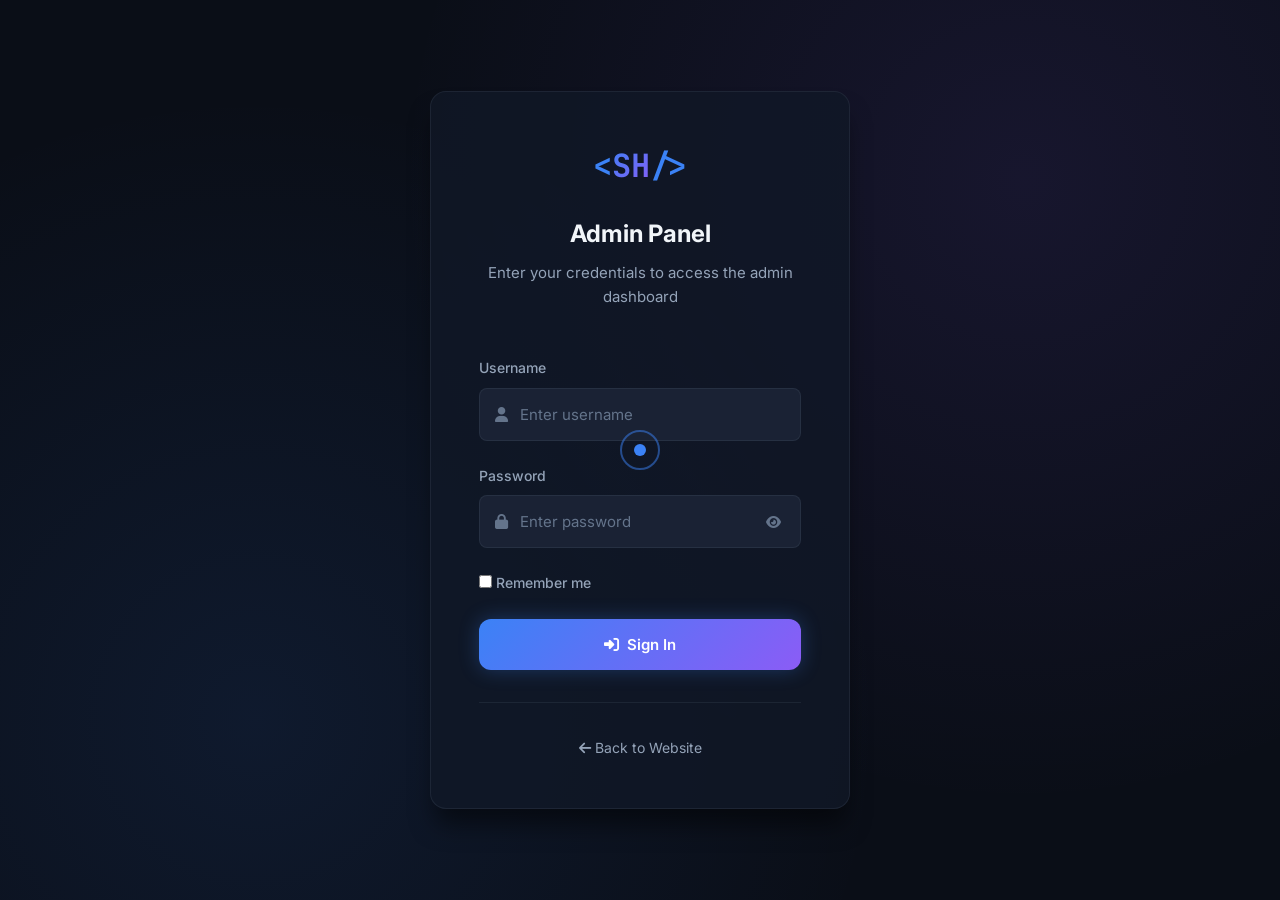
<file: admin.html>
<!DOCTYPE html>
<html lang="en" data-theme="dark">
<head>
    <meta charset="UTF-8">
    <meta name="viewport" content="width=device-width, initial-scale=1.0">
    <title>Admin Panel | Shadat Hossain</title>
    
    <link rel="preconnect" href="https://fonts.googleapis.com">
    <link rel="preconnect" href="https://fonts.gstatic.com" crossorigin>
    <link href="https://fonts.googleapis.com/css2?family=Inter:wght@300;400;500;600;700;800&family=JetBrains+Mono:wght@400;500;600&display=swap" rel="stylesheet">
    <link rel="stylesheet" href="https://cdnjs.cloudflare.com/ajax/libs/font-awesome/6.4.0/css/all.min.css">
    
    <link rel="stylesheet" href="css/style.css">
    <link rel="stylesheet" href="css/admin.css">
    <link rel="stylesheet" href="css/responsive.css">
</head>
<body class="admin-body">
    
    <!-- Login Screen -->
    <div id="loginScreen" class="login-screen">
        <div class="login-container">
            <div class="login-header">
                <div class="login-logo">
                    <span class="logo-bracket">&lt;</span>
                    <span class="logo-text">SH</span>
                    <span class="logo-bracket">/&gt;</span>
                </div>
                <h1>Admin Panel</h1>
                <p>Enter your credentials to access the admin dashboard</p>
            </div>
            
            <form id="loginForm" class="login-form">
                <div class="form-group">
                    <label for="username">Username</label>
                    <div class="input-wrapper">
                        <i class="fas fa-user"></i>
                        <input type="text" id="username" name="username" placeholder="Enter username" required autocomplete="username">
                    </div>
                </div>
                
                <div class="form-group">
                    <label for="password">Password</label>
                    <div class="input-wrapper">
                        <i class="fas fa-lock"></i>
                        <input type="password" id="password" name="password" placeholder="Enter password" required autocomplete="current-password">
                        <button type="button" class="password-toggle" id="passwordToggle">
                            <i class="fas fa-eye"></i>
                        </button>
                    </div>
                </div>
                
                <div class="form-options">
                    <label class="checkbox-label">
                        <input type="checkbox" id="rememberMe">
                        <span>Remember me</span>
                    </label>
                </div>
                
                <button type="submit" class="btn btn-primary btn-full" id="loginBtn">
                    <i class="fas fa-sign-in-alt"></i>
                    <span>Sign In</span>
                </button>
            </form>
            
            <div class="login-footer">
                <a href="index.html"><i class="fas fa-arrow-left"></i> Back to Website</a>
            </div>
        </div>
    </div>
    
    <!-- Admin Dashboard -->
    <div id="adminDashboard" class="admin-dashboard hidden">
        
        <!-- Sidebar -->
        <aside class="admin-sidebar" id="adminSidebar">
            <div class="sidebar-header">
                <div class="sidebar-logo">
                    <span class="logo-bracket">&lt;</span>
                    <span class="logo-text">SH</span>
                    <span class="logo-bracket">/&gt;</span>
                </div>
                <span class="sidebar-title">Admin</span>
            </div>
            
            <nav class="sidebar-nav">
                <div class="nav-section">
                    <span class="nav-section-title">Main</span>
                    <a href="#" class="sidebar-link active" data-page="dashboard">
                        <i class="fas fa-tachometer-alt"></i>
                        <span>Dashboard</span>
                    </a>
                    <a href="#" class="sidebar-link" data-page="tickets">
                        <i class="fas fa-ticket-alt"></i>
                        <span>Tickets</span>
                        <span class="nav-badge" id="ticketsBadge">0</span>
                    </a>
                </div>
                
                <div class="nav-section">
                    <span class="nav-section-title">Content</span>
                    <a href="#" class="sidebar-link" data-page="posts">
                        <i class="fas fa-blog"></i>
                        <span>Blog Posts</span>
                    </a>
                    <a href="#" class="sidebar-link" data-page="gallery">
                        <i class="fas fa-images"></i>
                        <span>Gallery</span>
                    </a>
                    <a href="#" class="sidebar-link" data-page="videos">
                        <i class="fas fa-video"></i>
                        <span>POC Videos</span>
                    </a>
                    <a href="#" class="sidebar-link" data-page="projects">
                        <i class="fas fa-project-diagram"></i>
                        <span>Projects</span>
                    </a>
                    <a href="#" class="sidebar-link" data-page="certifications">
                        <i class="fas fa-certificate"></i>
                        <span>Certifications</span>
                    </a>
                    <a href="#" class="sidebar-link" data-page="skills">
                        <i class="fas fa-cogs"></i>
                        <span>Skills</span>
                    </a>
                </div>
                
                <div class="nav-section">
                    <span class="nav-section-title">System</span>
                    <a href="#" class="sidebar-link" data-page="activity">
                        <i class="fas fa-history"></i>
                        <span>Activity Log</span>
                    </a>
                    <a href="#" class="sidebar-link" data-page="settings">
                        <i class="fas fa-cog"></i>
                        <span>Settings</span>
                    </a>
                </div>
            </nav>
            
            <div class="sidebar-footer">
                <div class="admin-info">
                    <div class="admin-avatar">
                        <i class="fas fa-user-shield"></i>
                    </div>
                    <div class="admin-details">
                        <span class="admin-name" id="adminName">Administrator</span>
                        <span class="admin-role">Super Admin</span>
                    </div>
                </div>
                <button class="btn btn-outline btn-sm" id="logoutBtn">
                    <i class="fas fa-sign-out-alt"></i>
                    Logout
                </button>
            </div>
        </aside>
        
        <!-- Main Content -->
        <main class="admin-main">
            
            <!-- Top Bar -->
            <header class="admin-topbar">
                <button class="sidebar-toggle" id="sidebarToggle">
                    <i class="fas fa-bars"></i>
                </button>
                <div class="topbar-search">
                    <i class="fas fa-search"></i>
                    <input type="text" placeholder="Search..." id="globalSearch">
                </div>
                <div class="topbar-actions">
                    <a href="index.html" class="topbar-btn" title="View Website">
                        <i class="fas fa-external-link-alt"></i>
                    </a>
                    <button class="topbar-btn" id="refreshBtn" title="Refresh">
                        <i class="fas fa-sync-alt"></i>
                    </button>
                    <div class="topbar-user">
                        <i class="fas fa-user-circle"></i>
                    </div>
                </div>
            </header>
            
            <!-- Dashboard Page -->
            <div class="admin-page active" id="page-dashboard">
                <div class="page-header">
                    <h1>Dashboard</h1>
                    <p>Welcome back! Here's an overview of your portfolio.</p>
                </div>
                
                <!-- Stats Grid -->
                <div class="stats-grid" id="statsGrid">
                    <!-- Stats will be dynamically loaded -->
                </div>
                
                <!-- Recent Tickets -->
                <div class="dashboard-section">
                    <div class="section-header-inline">
                        <h2>Recent Tickets</h2>
                        <a href="#" class="btn btn-outline btn-sm" data-page="tickets">View All</a>
                    </div>
                    <div class="tickets-list" id="recentTickets">
                        <!-- Recent tickets will be loaded here -->
                    </div>
                </div>
                
                <!-- Recent Activity -->
                <div class="dashboard-section">
                    <div class="section-header-inline">
                        <h2>Recent Activity</h2>
                    </div>
                    <div class="activity-list" id="recentActivity">
                        <!-- Activity will be loaded here -->
                    </div>
                </div>
            </div>
            
            <!-- Tickets Page -->
            <div class="admin-page" id="page-tickets">
                <div class="page-header">
                    <h1>Ticket Management</h1>
                    <p>Manage and respond to visitor inquiries.</p>
                </div>
                
                <!-- Ticket Stats -->
                <div class="ticket-stats" id="ticketStats">
                    <!-- Stats will be loaded here -->
                </div>
                
                <!-- Filters -->
                <div class="ticket-filters">
                    <div class="filter-buttons" id="ticketFilterButtons">
                        <button class="filter-btn active" data-status="all">All</button>
                        <button class="filter-btn" data-status="open">Open</button>
                        <button class="filter-btn" data-status="pending">Pending</button>
                        <button class="filter-btn" data-status="in_progress">In Progress</button>
                        <button class="filter-btn" data-status="resolved">Resolved</button>
                        <button class="filter-btn" data-status="closed">Closed</button>
                    </div>
                    <div class="search-box">
                        <i class="fas fa-search"></i>
                        <input type="text" id="ticketSearch" placeholder="Search tickets...">
                    </div>
                </div>
                
                <!-- Tickets List -->
                <div class="tickets-container" id="ticketsContainer">
                    <!-- Tickets will be loaded here -->
                </div>
            </div>
            
            <!-- Blog Posts Page -->
            <div class="admin-page" id="page-posts">
                <div class="page-header">
                    <div>
                        <h1>Blog Posts</h1>
                        <p>Create and manage learning articles.</p>
                    </div>
                    <button class="btn btn-primary" id="newPostBtn">
                        <i class="fas fa-plus"></i>
                        New Post
                    </button>
                </div>
                
                <div class="posts-container" id="postsContainer">
                    <!-- Posts will be loaded here -->
                </div>
            </div>
            
            <!-- Projects Page -->
            <div class="admin-page" id="page-projects">
                <div class="page-header">
                    <div>
                        <h1>Projects</h1>
                        <p>Manage your portfolio projects.</p>
                    </div>
                    <button class="btn btn-primary" id="newProjectBtn">
                        <i class="fas fa-plus"></i>
                        New Project
                    </button>
                </div>
                
                <div class="items-container" id="projectsContainer">
                    <!-- Projects will be loaded here -->
                </div>
            </div>
            
            <!-- Certifications Page -->
            <div class="admin-page" id="page-certifications">
                <div class="page-header">
                    <div>
                        <h1>Certifications</h1>
                        <p>Manage your certifications and training records.</p>
                    </div>
                    <button class="btn btn-primary" id="newCertBtn">
                        <i class="fas fa-plus"></i>
                        New Certification
                    </button>
                </div>
                
                <div class="items-container" id="certsContainer">
                    <!-- Certifications will be loaded here -->
                </div>
            </div>
            
            <!-- Skills Page -->
            <div class="admin-page" id="page-skills">
                <div class="page-header">
                    <div>
                        <h1>Skills</h1>
                        <p>Manage your technical competencies.</p>
                    </div>
                    <button class="btn btn-primary" id="newSkillBtn">
                        <i class="fas fa-plus"></i>
                        New Skill
                    </button>
                </div>
                
                <div class="items-container" id="skillsContainer">
                    <!-- Skills will be loaded here -->
                </div>
            </div>
            
            <!-- Activity Log Page -->
            <div class="admin-page" id="page-activity">
                <div class="page-header">
                    <h1>Activity Log</h1>
                    <p>Track all admin actions and system events.</p>
                </div>
                
                <div class="activity-container" id="activityContainer">
                    <!-- Activity will be loaded here -->
                </div>
            </div>

            <!-- Gallery Page -->
            <div class="admin-page" id="page-gallery">
                <div class="page-header">
                    <div>
                        <h1>Gallery</h1>
                        <p>Manage photos and videos shown on the public Gallery section.</p>
                    </div>
                    <button class="btn btn-primary" id="newGalleryBtn">
                        <i class="fas fa-plus"></i>
                        New Item
                    </button>
                </div>
                <div class="items-container" id="galleryContainer"></div>
            </div>

            <!-- POC Videos Page -->
            <div class="admin-page" id="page-videos">
                <div class="page-header">
                    <div>
                        <h1>Bug Bounty POC Videos</h1>
                        <p>Upload proof-of-concept videos. Visitors can watch, only admin can edit.</p>
                    </div>
                    <button class="btn btn-primary" id="newVideoBtn">
                        <i class="fas fa-plus"></i>
                        New Video
                    </button>
                </div>
                <div class="items-container" id="videosContainer"></div>
            </div>

            
            <!-- Settings Page -->
            <div class="admin-page" id="page-settings">
                <div class="page-header">
                    <h1>Settings</h1>
                    <p>Configure your admin panel preferences.</p>
                </div>
                
                <div class="settings-container">

                    <!-- Profile Settings -->
                    <div class="settings-section">
                        <h2>Profile Settings</h2>

                        <!-- Navbar avatar image -->
                        <div class="setting-item profile-upload-section">
                            <div class="setting-info">
                                <h4>Navbar Avatar Picture</h4>
                                <p>Small round picture in the top-left navbar (falls back to the &lt;SH/&gt; logo if empty)</p>
                            </div>
                            <div class="profile-upload-container">
                                <div class="profile-preview" id="profilePreview">
                                    <span class="nav-avatar-logo" style="font-size: 0.75rem; color: var(--text-muted);">
                                        <span class="logo-bracket">&lt;</span><span class="logo-text">SH</span><span class="logo-bracket">/&gt;</span>
                                    </span>
                                </div>
                                <input type="file" id="profileImageInput" accept="image/*" hidden>
                                <button class="btn btn-outline btn-sm" onclick="document.getElementById('profileImageInput').click()">
                                    <i class="fas fa-upload"></i> Upload
                                </button>
                                <button class="btn btn-danger btn-sm" id="removeProfileBtn">
                                    <i class="fas fa-trash"></i> Remove
                                </button>
                            </div>
                        </div>

                        <!-- Hero terminal big image -->
                        <div class="setting-item profile-upload-section">
                            <div class="setting-info">
                                <h4>Hero Terminal Picture</h4>
                                <p>Big round picture floating over the terminal on the hero section</p>
                            </div>
                            <div class="profile-upload-container">
                                <div class="profile-preview" id="heroImagePreview">
                                    <i class="fas fa-user-circle"></i>
                                </div>
                                <input type="file" id="heroImageInput" accept="image/*" hidden>
                                <button class="btn btn-outline btn-sm" onclick="document.getElementById('heroImageInput').click()">
                                    <i class="fas fa-upload"></i> Upload
                                </button>
                                <button class="btn btn-danger btn-sm" id="removeHeroImageBtn">
                                    <i class="fas fa-trash"></i> Remove
                                </button>
                            </div>
                        </div>

                        <div class="setting-item">
                            <div class="setting-info">
                                <h4>Display Name</h4>
                                <p>Your name shown on the website</p>
                            </div>
                            <input type="text" class="setting-input" id="settingDisplayName" value="Shadat Hossain">
                        </div>
                        <div class="setting-item">
                            <div class="setting-info">
                                <h4>Professional Title</h4>
                                <p>Your role / title</p>
                            </div>
                            <input type="text" class="setting-input" id="settingTitle" value="Network & Security Engineer">
                        </div>
                        <div class="setting-item">
                            <div class="setting-info">
                                <h4>Tagline / Badge Text</h4>
                                <p>Short status text shown in hero badge</p>
                            </div>
                            <input type="text" class="setting-input" id="settingTagline" value="Available for opportunities">
                        </div>
                    </div>

                    <!-- NEW: Social Media Links -->
                    <div class="settings-section">
                        <h2>Social Media Links</h2>
                        <div class="setting-item">
                            <div class="setting-info"><h4><i class="fab fa-github"></i> GitHub</h4></div>
                            <input type="url" class="setting-input" id="settingGithub" placeholder="https://github.com/username">
                        </div>
                        <div class="setting-item">
                            <div class="setting-info"><h4><i class="fab fa-linkedin"></i> LinkedIn</h4></div>
                            <input type="url" class="setting-input" id="settingLinkedin" placeholder="https://linkedin.com/in/username">
                        </div>
                        <div class="setting-item">
                            <div class="setting-info"><h4><i class="fab fa-twitter"></i> Twitter / X</h4></div>
                            <input type="url" class="setting-input" id="settingTwitter" placeholder="https://twitter.com/username">
                        </div>
                        <div class="setting-item">
                            <div class="setting-info"><h4><i class="fab fa-facebook"></i> Facebook</h4></div>
                            <input type="url" class="setting-input" id="settingFacebook" placeholder="https://facebook.com/username">
                        </div>
                        <div class="setting-item">
                            <div class="setting-info"><h4><i class="fab fa-whatsapp"></i> WhatsApp</h4></div>
                            <input type="url" class="setting-input" id="settingWhatsapp" placeholder="https://wa.me/8801XXXXXXXXX">
                        </div>
                        <div class="setting-item">
                            <div class="setting-info"><h4><i class="fas fa-envelope"></i> Email</h4></div>
                            <input type="email" class="setting-input" id="settingEmail" placeholder="your@email.com">
                        </div>
                        <div class="setting-item">
                            <div class="setting-info"><h4><i class="fas fa-phone"></i> Phone</h4></div>
                            <input type="tel" class="setting-input" id="settingPhone" placeholder="+880 1XXX XXXXXX">
                        </div>
                    </div>

                    <!-- NEW: CV / Resume -->
                    <div class="settings-section">
                        <h2>CV / Resume</h2>
                        <div class="setting-item">
                            <div class="setting-info">
                                <h4>CV File</h4>
                                <p>Upload your CV (PDF recommended)</p>
                            </div>
                            <div class="profile-upload-container">
                                <input type="file" id="cvFileInput" accept=".pdf,.doc,.docx" hidden>
                                <button class="btn btn-outline btn-sm" onclick="document.getElementById('cvFileInput').click()">
                                    <i class="fas fa-upload"></i> Upload CV
                                </button>
                                <span id="cvFileName" style="font-size: 0.875rem; color: var(--text-muted);">No file uploaded</span>
                            </div>
                        </div>
                        <div class="setting-item">
                            <div class="setting-info"><h4>CV Button Text</h4></div>
                            <input type="text" class="setting-input" id="settingCvButtonText" value="View CV">
                        </div>
                    </div>

                    <div class="settings-section">
                        <h2>General Settings</h2>
                        <div class="setting-item">
                            <div class="setting-info">
                                <h4>Site Title</h4>
                                <p>The title displayed on the website</p>
                            </div>
                            <input type="text" class="setting-input" id="settingSiteTitle" value="Shadat Hossain">
                        </div>
                        <div class="setting-item">
                            <div class="setting-info">
                                <h4>Site Description</h4>
                                <p>Meta description for search engines</p>
                            </div>
                            <input type="text" class="setting-input" id="settingSiteDesc" value="Network & Security Engineer Portfolio">
                        </div>
                    </div>

                                        <!-- NEW: Section Visibility -->
                    <div class="settings-section">
                        <h2>Section Visibility</h2>
                        <p style="color: var(--text-muted); font-size: 0.875rem; margin-bottom: var(--space-md);">
                            Toggle sections to show or hide them from visitors on the public site.
                        </p>
                        <div class="setting-item">
                            <div class="setting-info"><h4>About</h4></div>
                            <label class="toggle-switch"><input type="checkbox" id="vis_about" checked><span class="toggle-slider"></span></label>
                        </div>
                        <div class="setting-item">
                            <div class="setting-info"><h4>Experience</h4></div>
                            <label class="toggle-switch"><input type="checkbox" id="vis_experience" checked><span class="toggle-slider"></span></label>
                        </div>
                        <div class="setting-item">
                            <div class="setting-info"><h4>Technical Skills</h4></div>
                            <label class="toggle-switch"><input type="checkbox" id="vis_technical" checked><span class="toggle-slider"></span></label>
                        </div>
                        <div class="setting-item">
                            <div class="setting-info"><h4>Projects</h4></div>
                            <label class="toggle-switch"><input type="checkbox" id="vis_projects" checked><span class="toggle-slider"></span></label>
                        </div>
                        <div class="setting-item">
                            <div class="setting-info"><h4>Certifications</h4></div>
                            <label class="toggle-switch"><input type="checkbox" id="vis_certifications" checked><span class="toggle-slider"></span></label>
                        </div>
                        <div class="setting-item">
                            <div class="setting-info"><h4>Education</h4></div>
                            <label class="toggle-switch"><input type="checkbox" id="vis_education" checked><span class="toggle-slider"></span></label>
                        </div>
                        <div class="setting-item">
                            <div class="setting-info"><h4>Learning / Blog</h4></div>
                            <label class="toggle-switch"><input type="checkbox" id="vis_learning" checked><span class="toggle-slider"></span></label>
                        </div>
                        <div class="setting-item">
                            <div class="setting-info"><h4>Gallery</h4></div>
                            <label class="toggle-switch"><input type="checkbox" id="vis_gallery" checked><span class="toggle-slider"></span></label>
                        </div>
                        <div class="setting-item">
                            <div class="setting-info"><h4>Contact</h4></div>
                            <label class="toggle-switch"><input type="checkbox" id="vis_contact" checked><span class="toggle-slider"></span></label>
                        </div>
                    </div>

                    <div class="settings-section">
                        <h2>Ticket Settings</h2>
                    
                    <div class="settings-section">
                        <h2>Ticket Settings</h2>
                        <div class="setting-item">
                            <div class="setting-info">
                                <h4>Auto-Reply</h4>
                                <p>Send automatic reply when ticket is created</p>
                            </div>
                            <label class="toggle-switch">
                                <input type="checkbox" id="settingAutoReply" checked>
                                <span class="toggle-slider"></span>
                            </label>
                        </div>
                        <div class="setting-item">
                            <div class="setting-info">
                                <h4>Notification Email</h4>
                                <p>Email to receive ticket notifications</p>
                            </div>
                            <input type="email" class="setting-input" id="settingNotifyEmail" value="sahadat.bda35@gmail.com">
                        </div>
                    </div>
                    
                    <div class="settings-section">
                        <h2>Data Management</h2>
                        <div class="setting-item">
                            <div class="setting-info">
                                <h4>Export Data</h4>
                                <p>Download all data as JSON</p>
                            </div>
                            <button class="btn btn-outline" id="exportDataBtn">
                                <i class="fas fa-download"></i>
                                Export
                            </button>
                        </div>
                        <div class="setting-item danger">
                            <div class="setting-info">
                                <h4>Reset All Data</h4>
                                <p>Delete all data and restore defaults</p>
                            </div>
                            <button class="btn btn-danger" id="resetDataBtn">
                                <i class="fas fa-trash"></i>
                                Reset
                            </button>
                        </div>
                    </div>
                </div>
            </div>
            
        </main>
    </div>
    
    <!-- Toast Container -->
    <div class="toast-container" id="toastContainer"></div>
    
    <!-- Modal -->
    <div class="modal-overlay" id="modalOverlay">
        <div class="modal" id="modal">
            <div class="modal-header">
                <h3 class="modal-title" id="modalTitle"></h3>
                <button class="modal-close" id="modalClose">
                    <i class="fas fa-times"></i>
                </button>
            </div>
            <div class="modal-body" id="modalBody"></div>
        </div>
    </div>
    
    <!-- Scripts -->
    <script src="js/utils.js"></script>
    <script src="js/tickets.js"></script>
    <script src="js/blog.js"></script>
    <script src="js/admin.js"></script>
    <script src="js/features.js"></script>
    <script src="js/admin-features.js"></script>
</body>
</html>
</file>
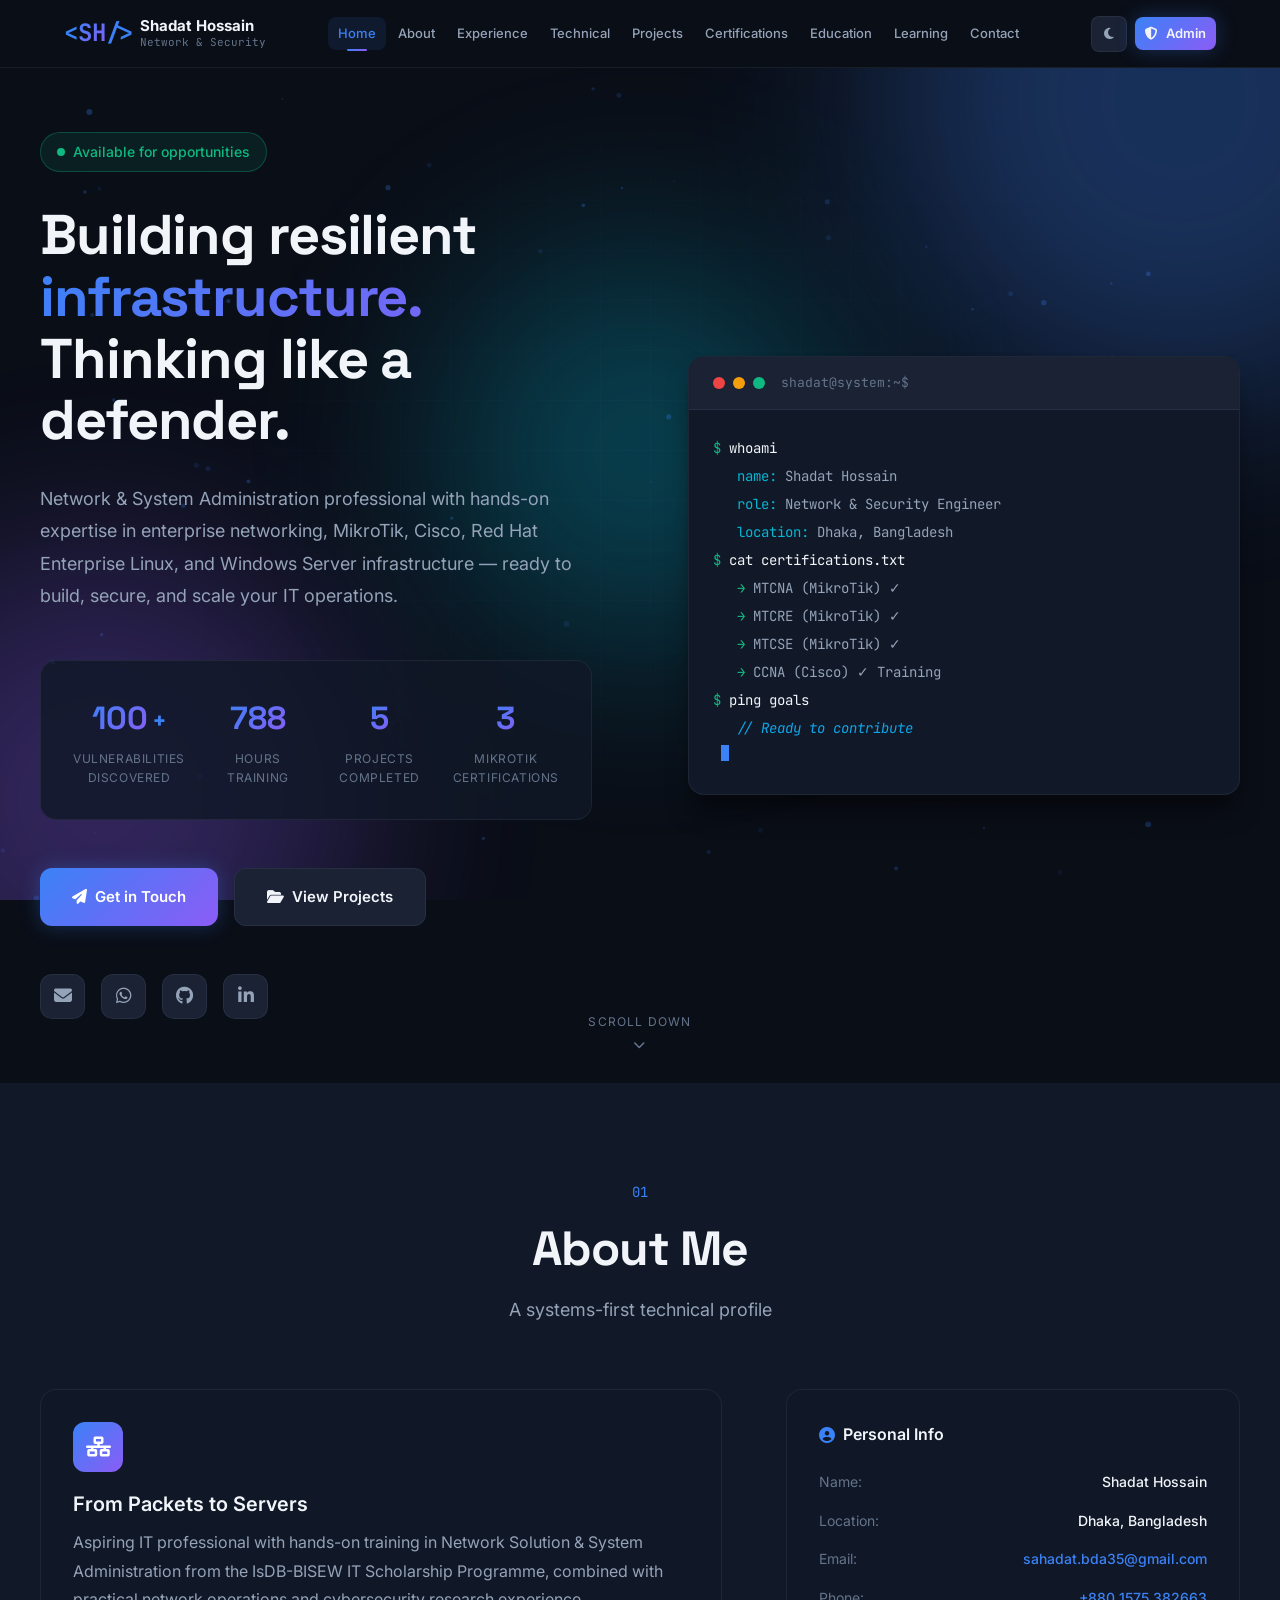
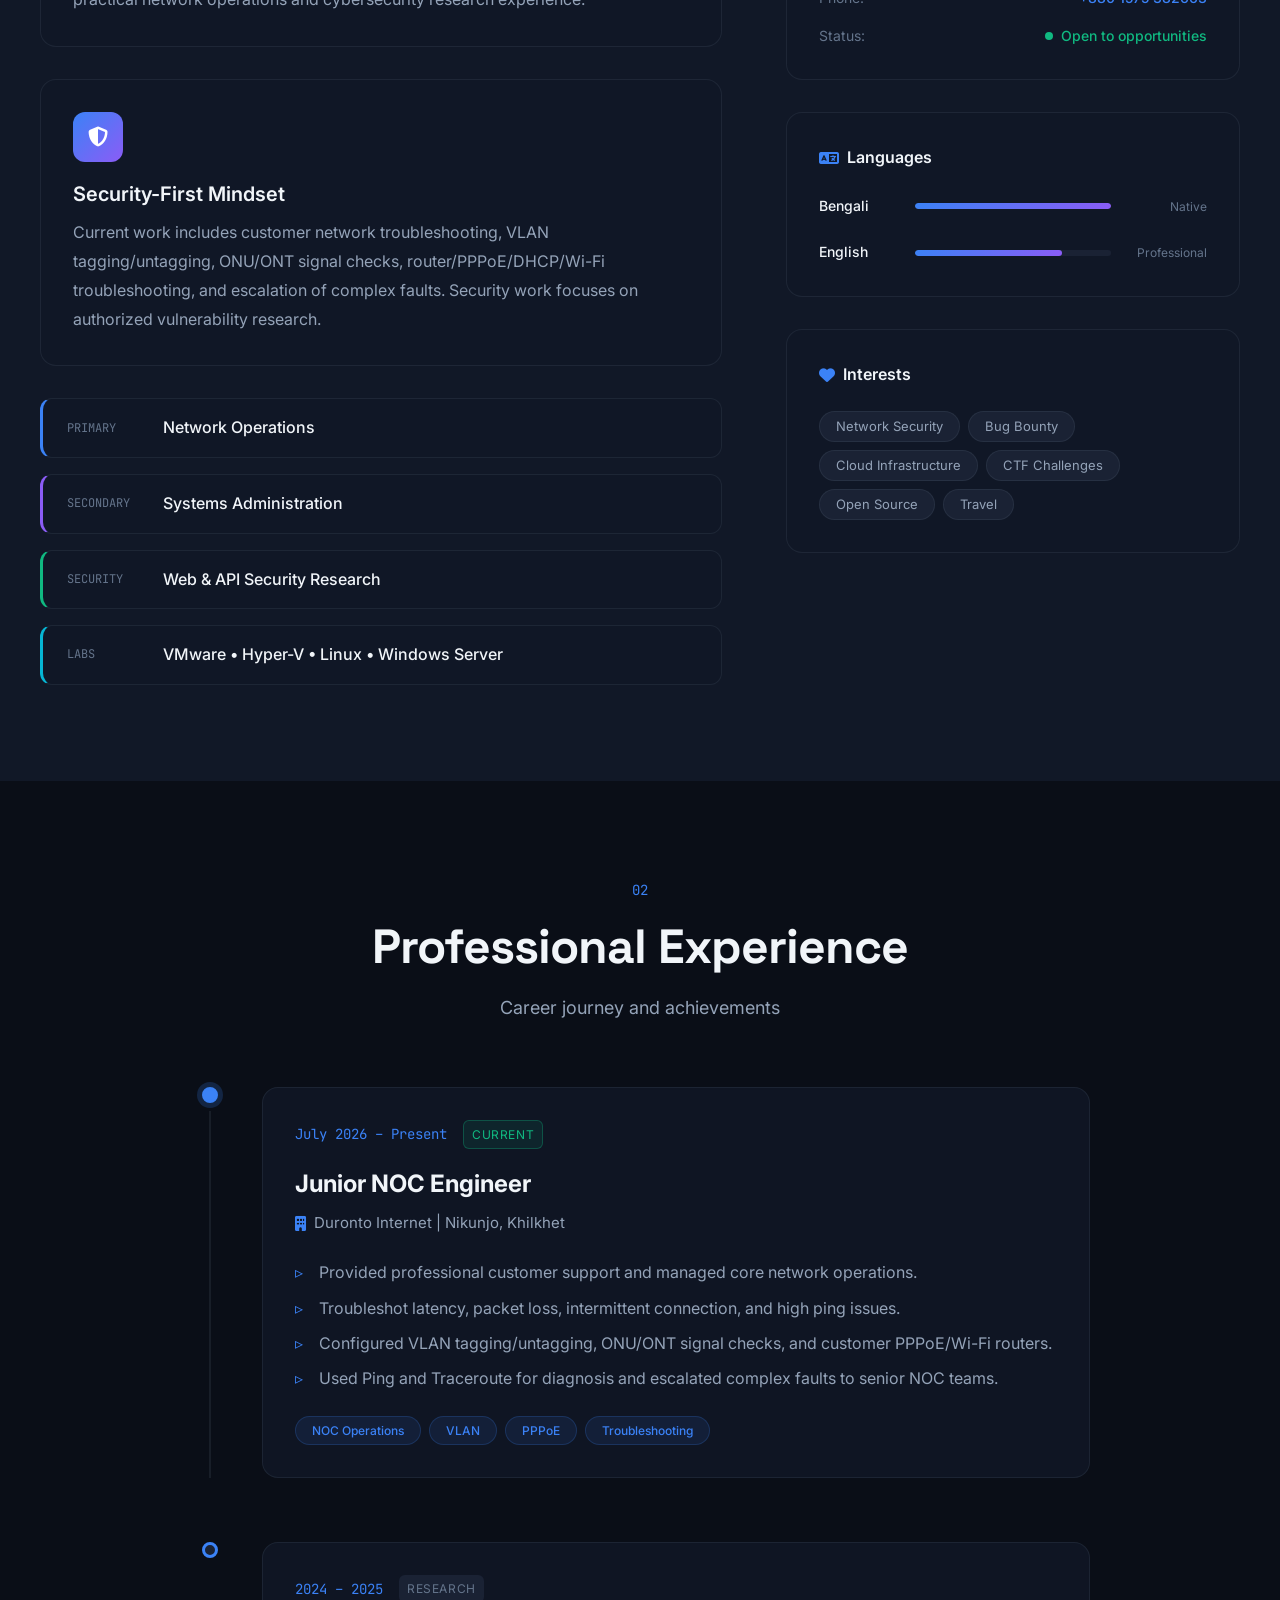
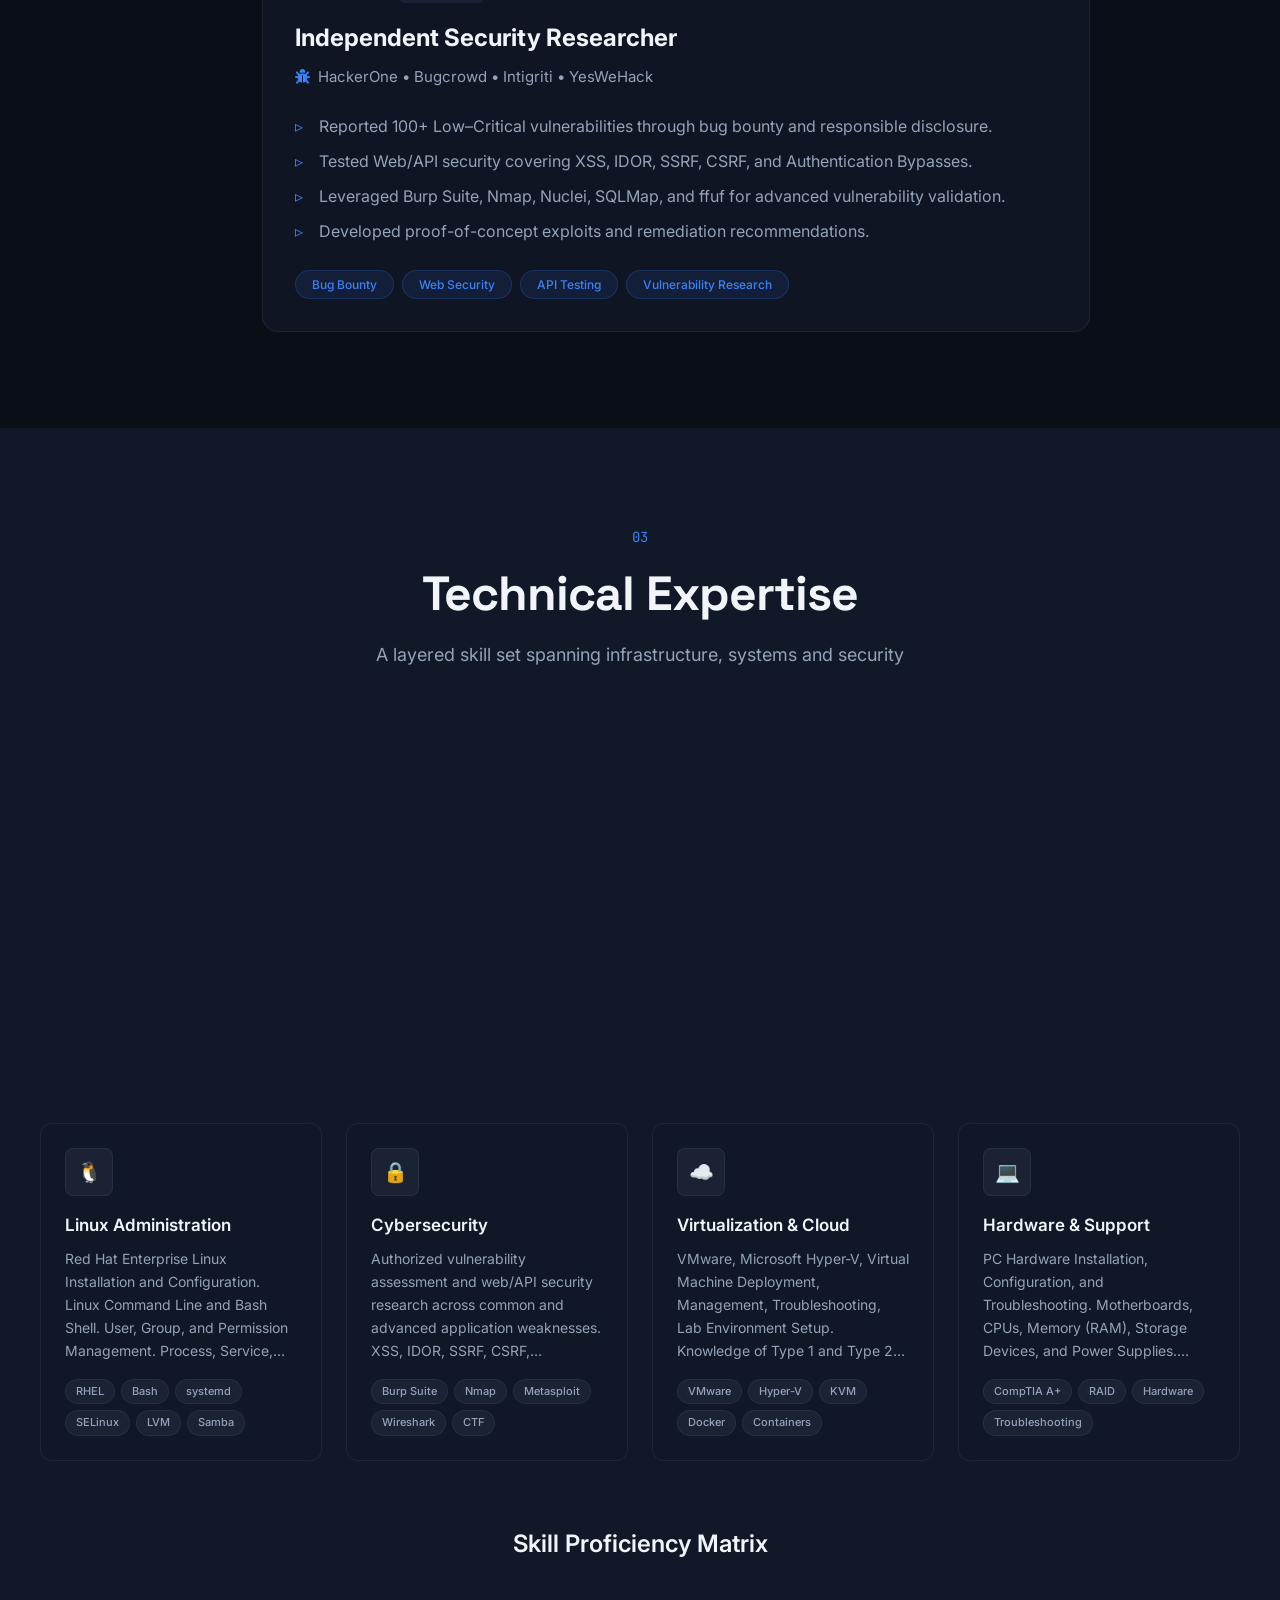
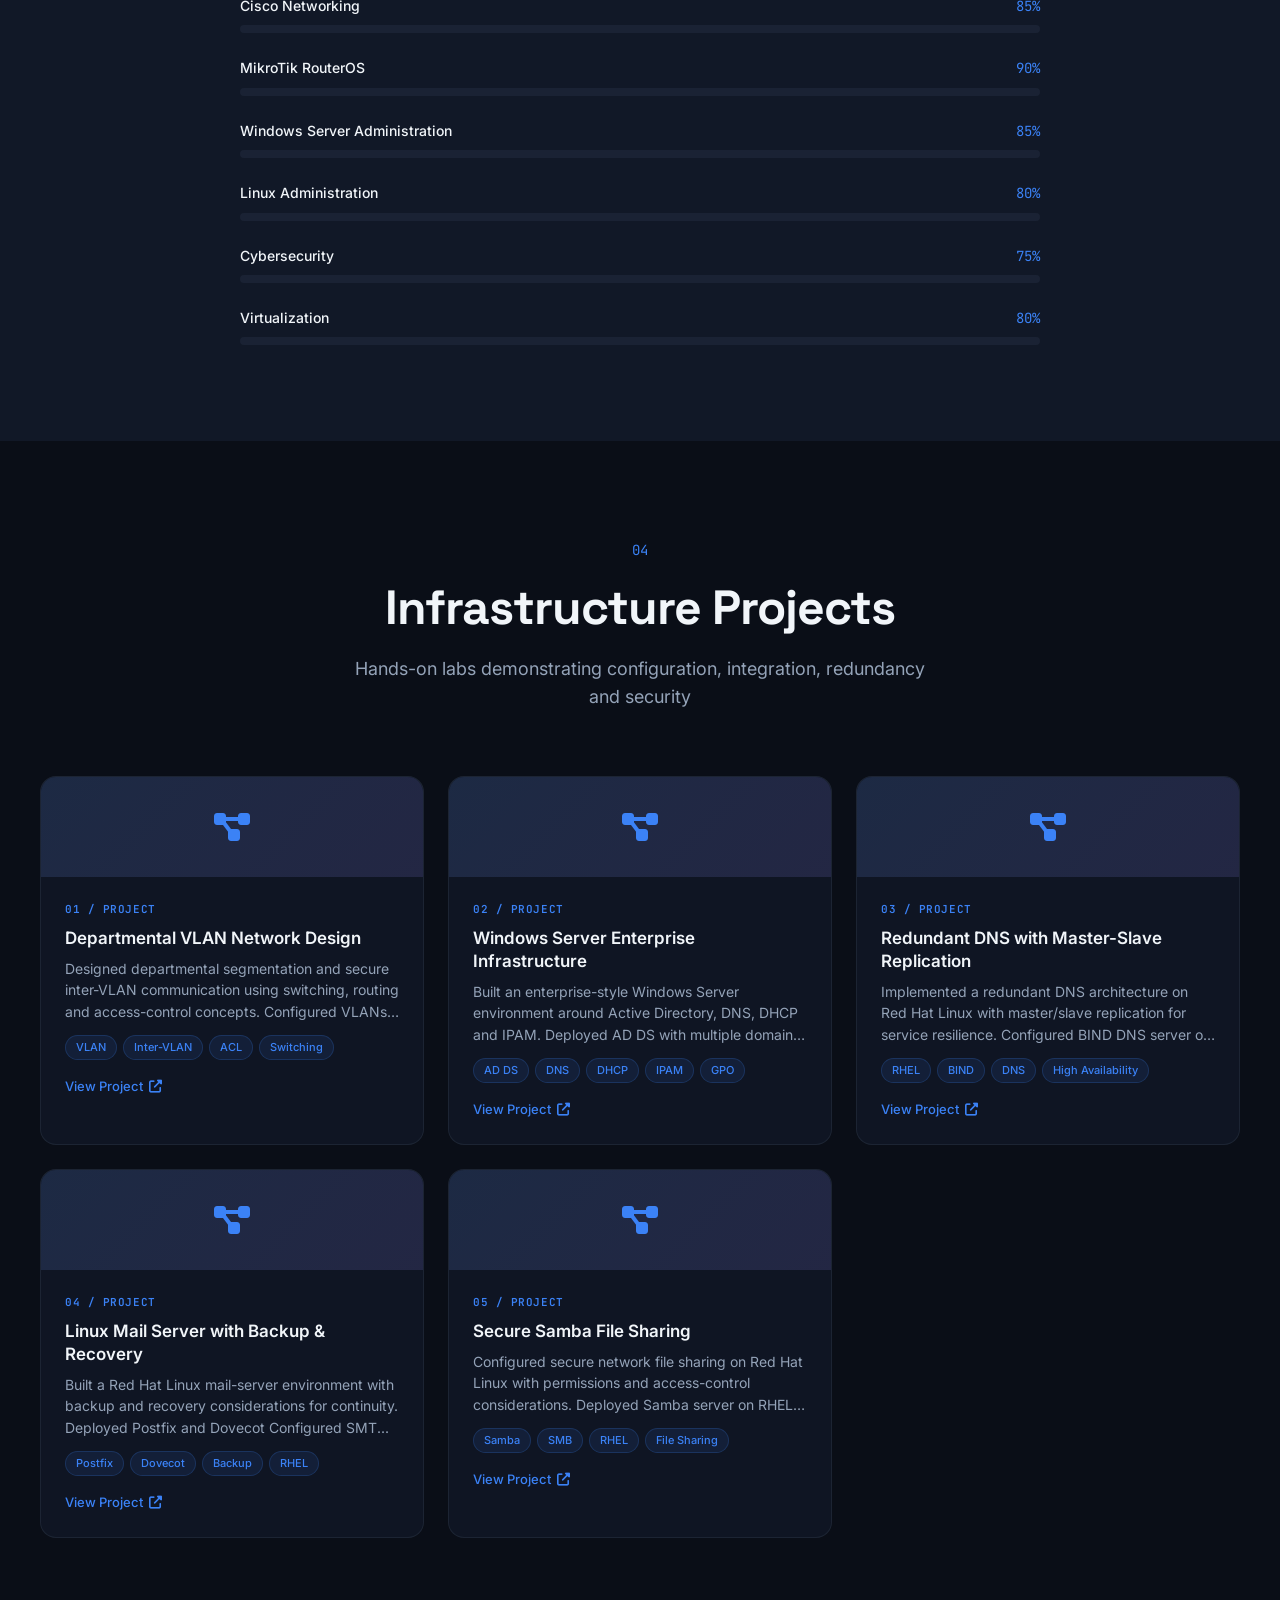
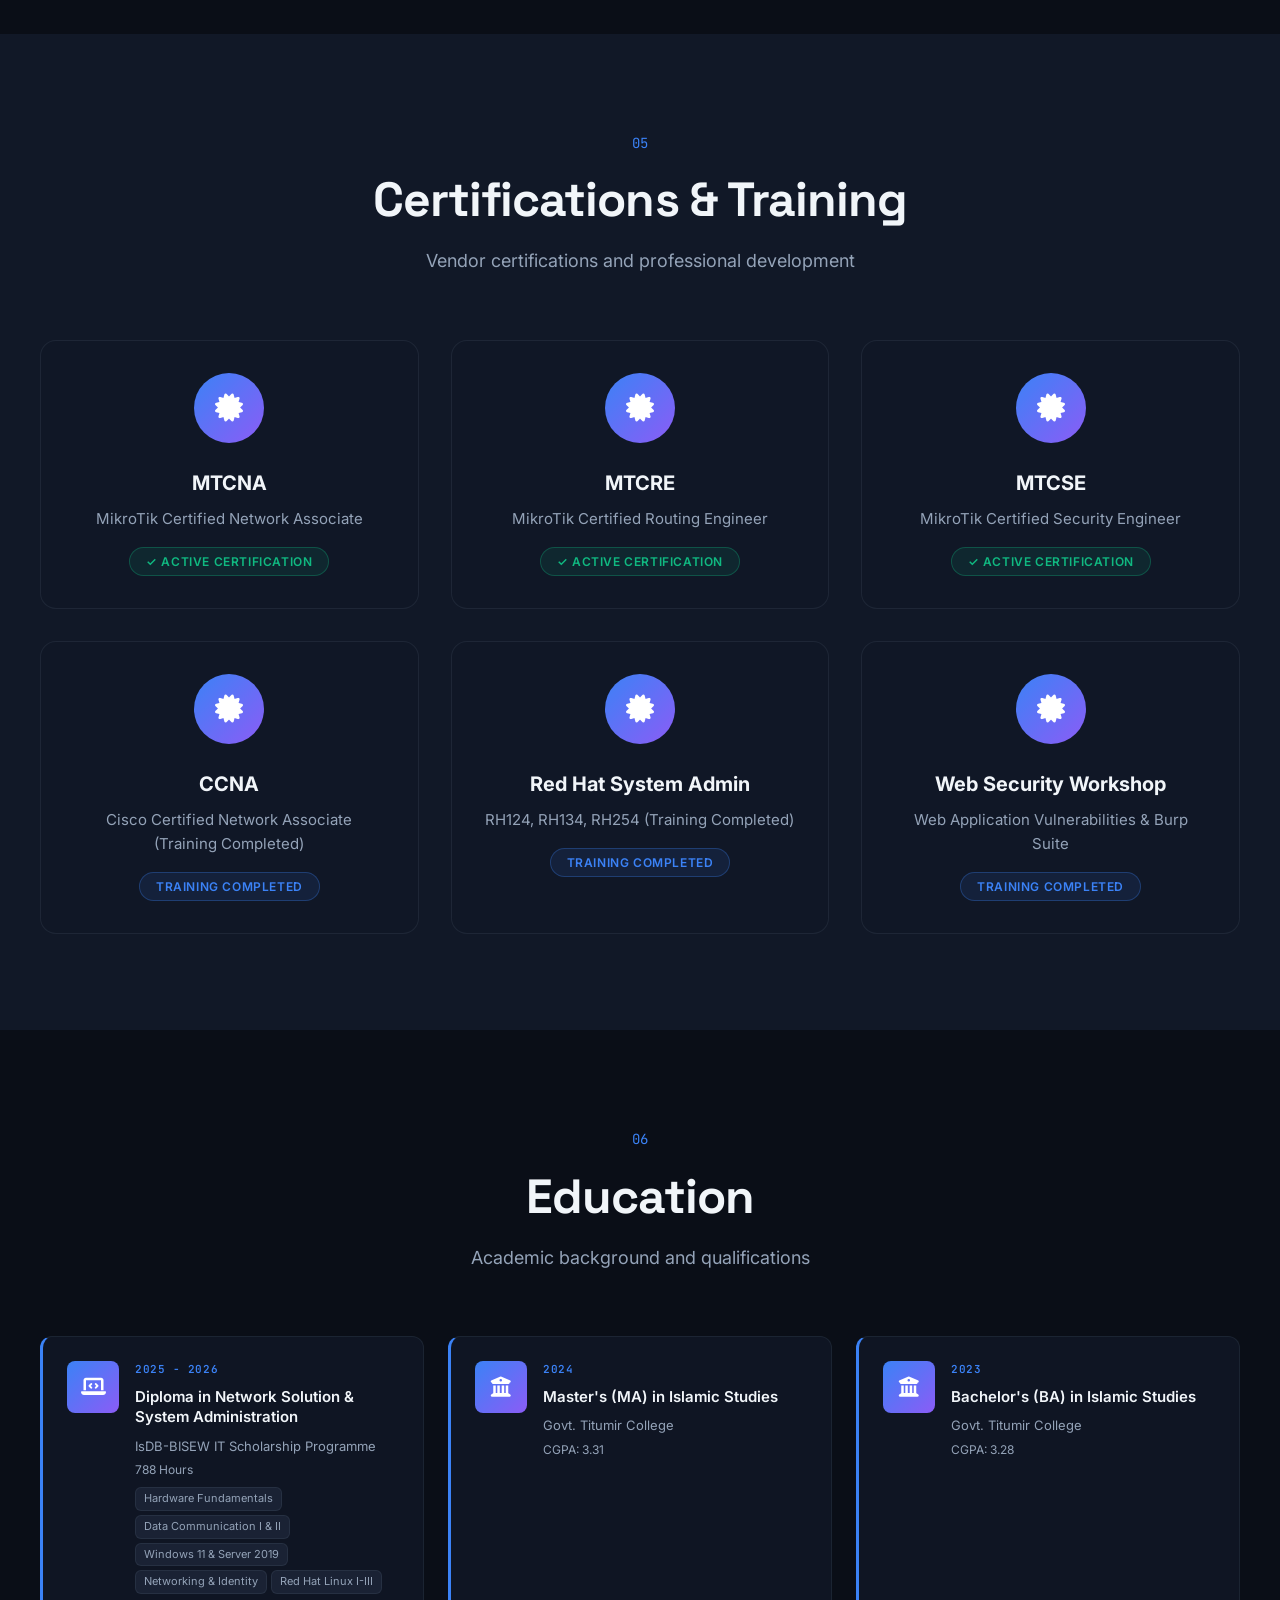
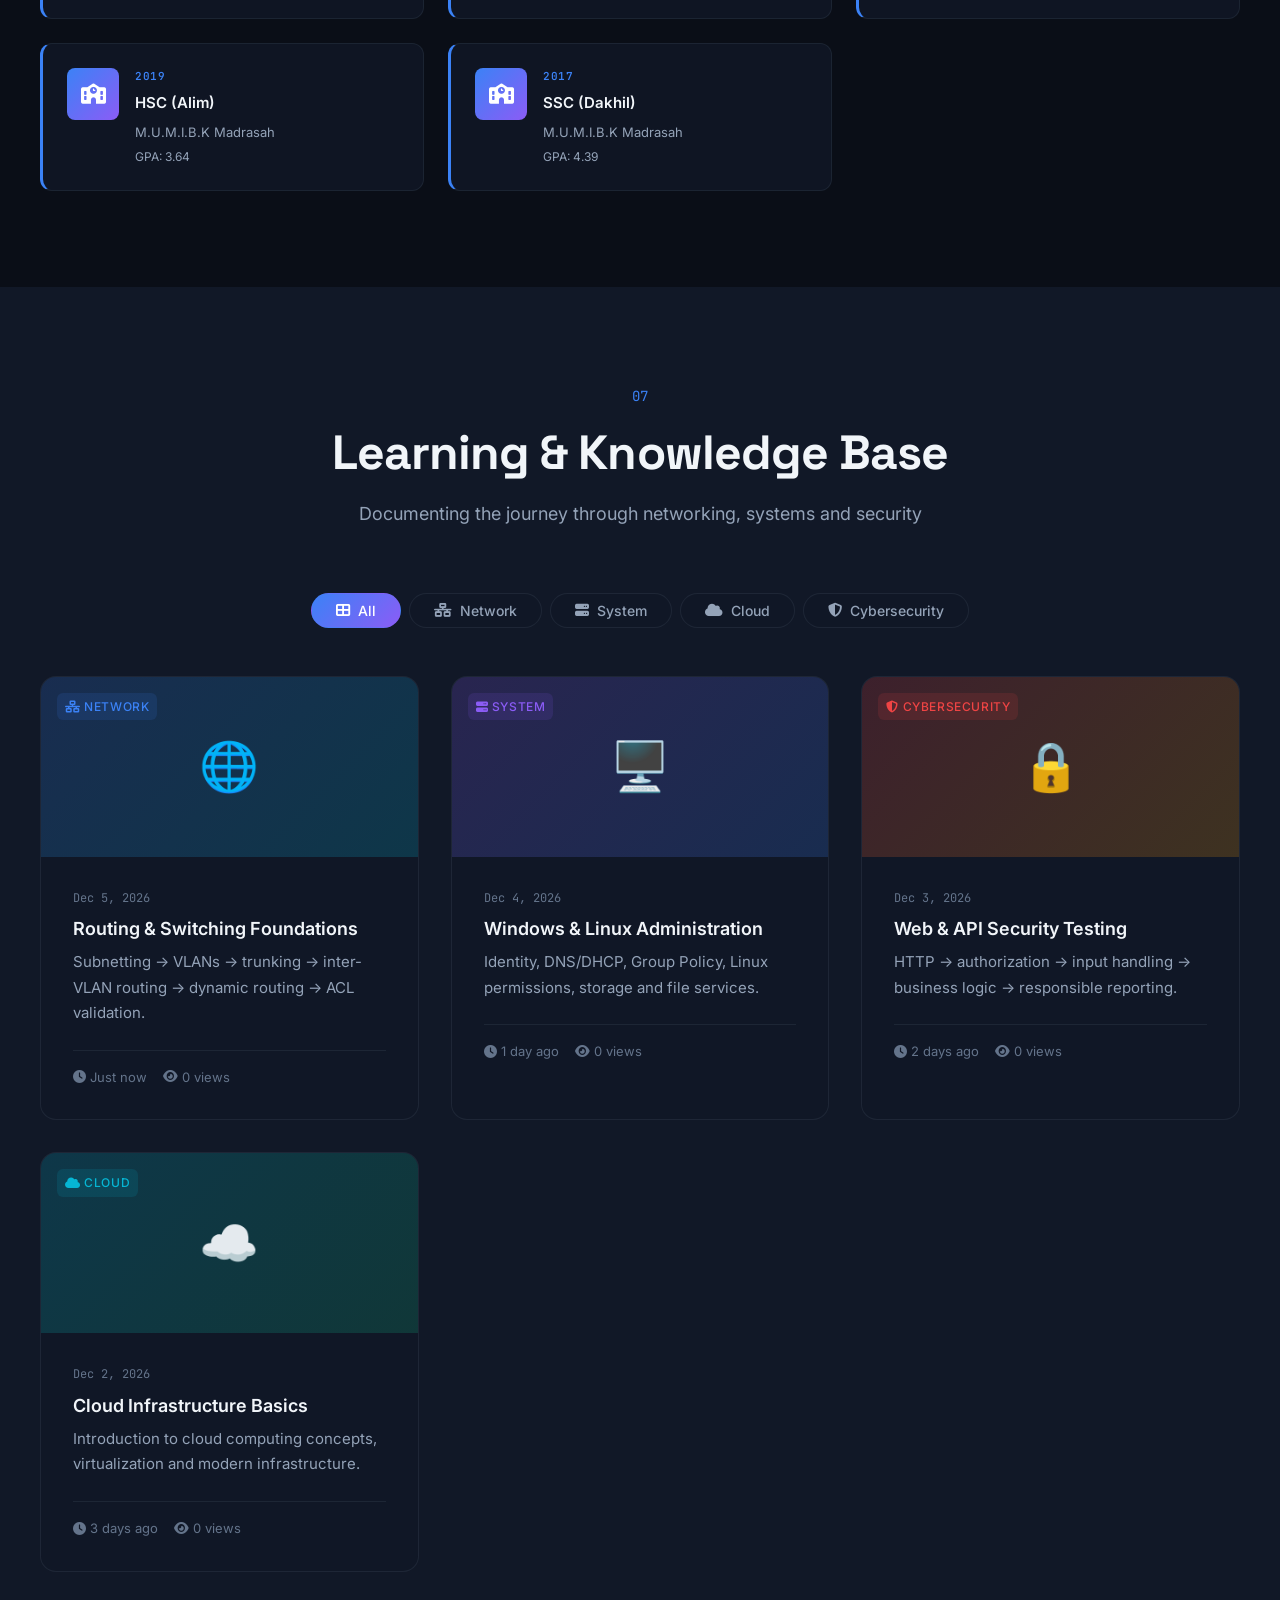
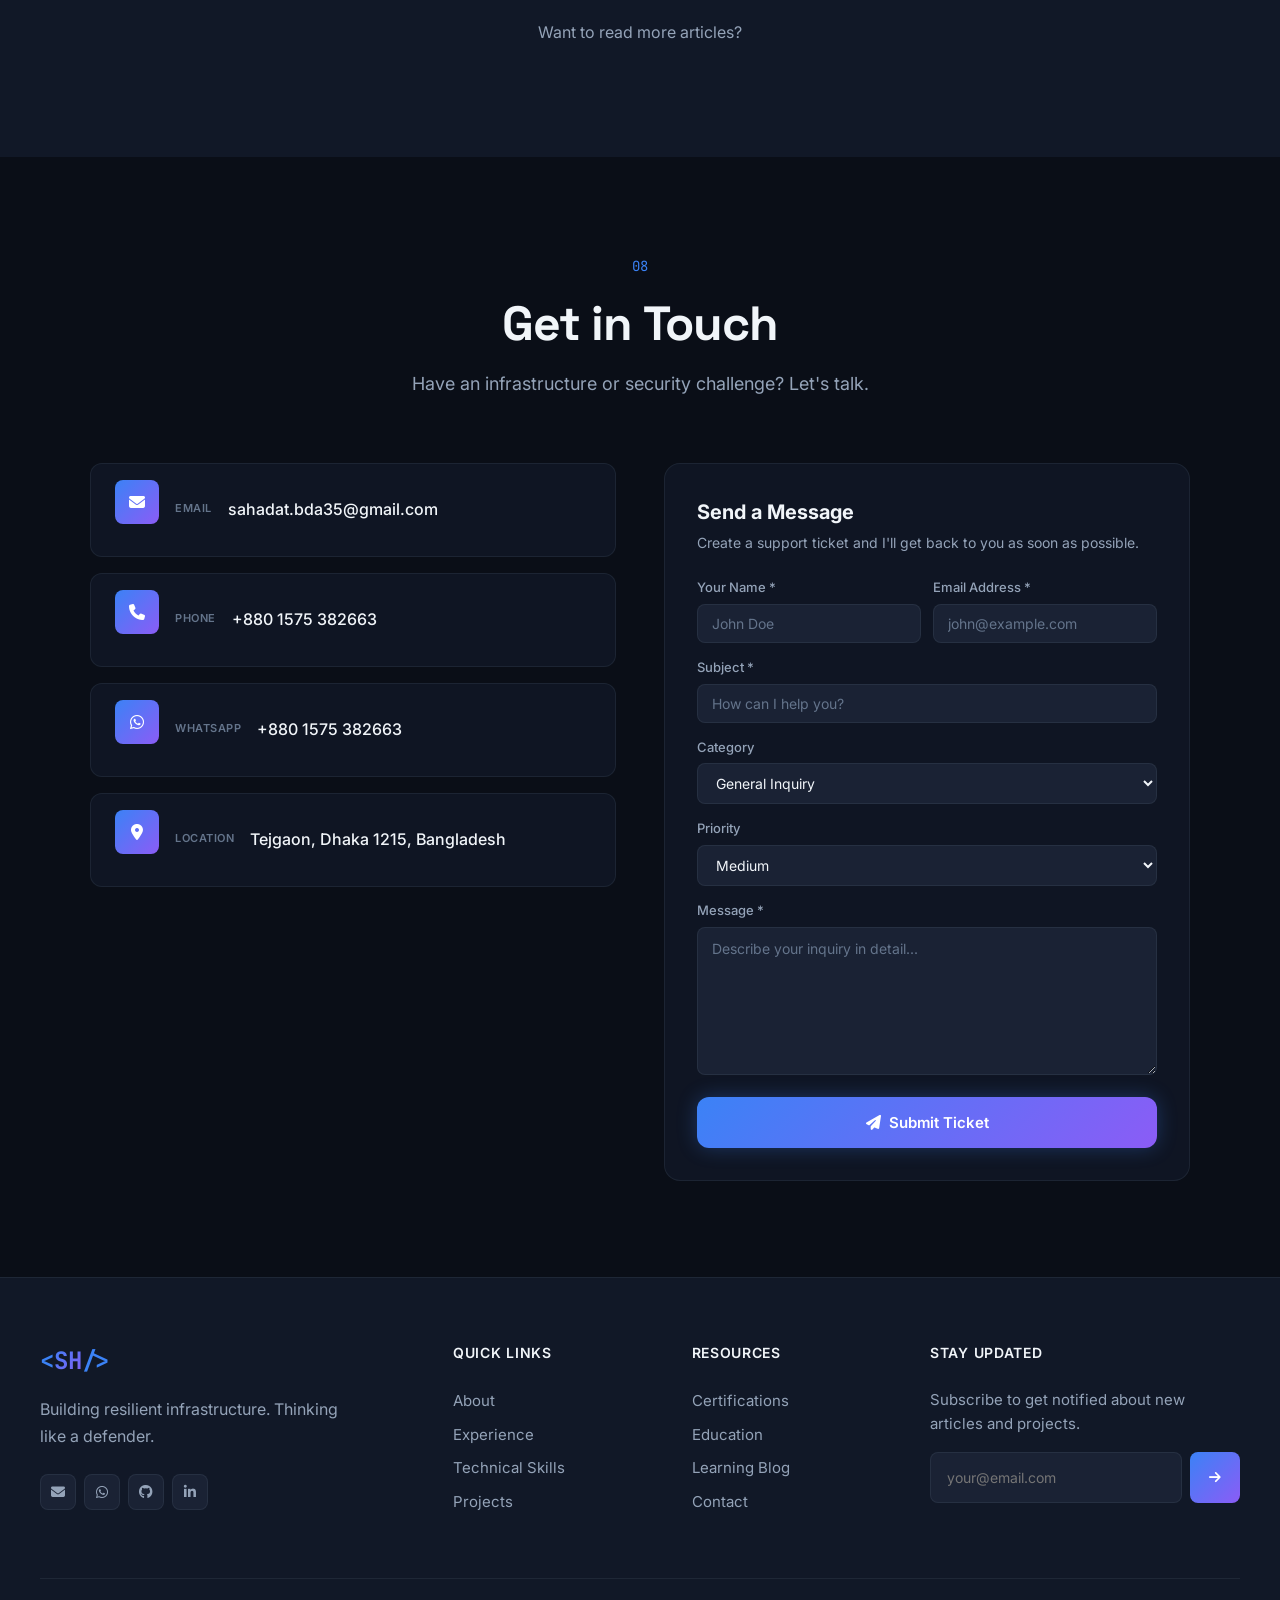
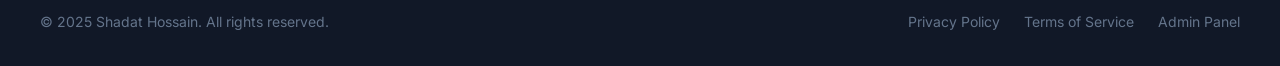
<file: deepseek_html_20261011_7e2eb4.html>
<!DOCTYPE html>
<html lang="en" data-theme="dark">
<head>
    <meta charset="UTF-8">
    <meta name="viewport" content="width=device-width, initial-scale=1.0">
    <meta name="description" content="Shadat Hossain - Network & System Administration Professional | MikroTik Certified | Cybersecurity Researcher">
    <meta name="keywords" content="Network Engineer, System Administrator, MikroTik, Cisco, Linux, Windows Server, Cybersecurity, Bug Bounty">
    <meta name="author" content="Shadat Hossain">
    <title>Shadat Hossain | Network & Security Engineer</title>
    
    <!-- Fonts -->
    <link rel="preconnect" href="https://fonts.googleapis.com">
    <link rel="preconnect" href="https://fonts.gstatic.com" crossorigin>
    <link href="https://fonts.googleapis.com/css2?family=Inter:wght@300;400;500;600;700;800&family=JetBrains+Mono:wght@400;500;600&family=Space+Grotesk:wght@400;500;600;700&display=swap" rel="stylesheet">
    
    <!-- Icons -->
    <link rel="stylesheet" href="https://cdnjs.cloudflare.com/ajax/libs/font-awesome/6.4.0/css/all.min.css">
    
    <!-- Styles -->
    <link rel="stylesheet" href="css/style.css">
    <link rel="stylesheet" href="css/responsive.css">
</head>
<body>
    <!-- Preloader -->
    <div id="preloader" class="preloader">
        <div class="preloader-content">
            <div class="terminal-loader">
                <span class="terminal-prompt">shadat@portfolio:~$</span>
                <span class="terminal-text" id="loaderText">Initializing system...</span>
                <span class="cursor">_</span>
            </div>
            <div class="loader-progress">
                <div class="loader-bar" id="loaderBar"></div>
            </div>
        </div>
    </div>

    <!-- Background Effects -->
    <div class="bg-effects">
        <div class="grid-overlay"></div>
        <div class="glow-orb glow-orb-1"></div>
        <div class="glow-orb glow-orb-2"></div>
        <div class="glow-orb glow-orb-3"></div>
        <canvas id="particleCanvas"></canvas>
    </div>

    <!-- Navigation -->
    <nav class="navbar" id="navbar">
        <div class="nav-container">
            <a href="#home" class="nav-logo">
                <div class="logo-icon">
                    <span class="logo-bracket">&lt;</span>
                    <span class="logo-text">SH</span>
                    <span class="logo-bracket">/&gt;</span>
                </div>
                <div class="logo-info">
                    <span class="logo-name">Shadat Hossain</span>
                    <span class="logo-role">Network & Security</span>
                </div>
            </a>
            
            <div class="nav-menu" id="navMenu">
                <a href="#home" class="nav-link active" data-section="home">
                    <i class="fas fa-home"></i>
                    <span>Home</span>
                </a>
                <a href="#about" class="nav-link" data-section="about">
                    <i class="fas fa-user"></i>
                    <span>About</span>
                </a>
                <a href="#experience" class="nav-link" data-section="experience">
                    <i class="fas fa-briefcase"></i>
                    <span>Experience</span>
                </a>
                <a href="#technical" class="nav-link" data-section="technical">
                    <i class="fas fa-cogs"></i>
                    <span>Technical</span>
                </a>
                <a href="#projects" class="nav-link" data-section="projects">
                    <i class="fas fa-project-diagram"></i>
                    <span>Projects</span>
                </a>
                <a href="#certifications" class="nav-link" data-section="certifications">
                    <i class="fas fa-certificate"></i>
                    <span>Certifications</span>
                </a>
                <a href="#education" class="nav-link" data-section="education">
                    <i class="fas fa-graduation-cap"></i>
                    <span>Education</span>
                </a>
                <a href="#learning" class="nav-link" data-section="learning">
                    <i class="fas fa-book"></i>
                    <span>Learning</span>
                </a>
                <a href="#contact" class="nav-link" data-section="contact">
                    <i class="fas fa-envelope"></i>
                    <span>Contact</span>
                </a>
            </div>

            <div class="nav-actions">
                <button class="theme-toggle" id="themeToggle" aria-label="Toggle theme">
                    <i class="fas fa-moon"></i>
                </button>
                <a href="admin.html" class="admin-btn" title="Admin Panel">
                    <i class="fas fa-shield-alt"></i>
                    <span>Admin</span>
                </a>
                <button class="mobile-menu-btn" id="mobileMenuBtn" aria-label="Toggle menu">
                    <span></span>
                    <span></span>
                    <span></span>
                </button>
            </div>
        </div>
    </nav>

    <!-- Main Content -->
    <main>
        <!-- Hero Section -->
        <section id="home" class="hero-section">
            <div class="hero-container">
                <div class="hero-content">
                    <div class="hero-badge">
                        <span class="badge-dot"></span>
                        <span>Available for opportunities</span>
                    </div>
                    
                    <h1 class="hero-title">
                        <span class="title-line">Building resilient</span>
                        <span class="title-line gradient-text">infrastructure.</span>
                        <span class="title-line">Thinking like a defender.</span>
                    </h1>
                    
                    <p class="hero-description">
                        Network & System Administration professional with hands-on expertise in 
                        enterprise networking, MikroTik, Cisco, Red Hat Enterprise Linux, and 
                        Windows Server infrastructure — ready to build, secure, and scale your IT operations.
                    </p>

                    <div class="hero-stats">
                        <div class="stat-item">
                            <span class="stat-value" data-count="100">0</span>
                            <span class="stat-suffix">+</span>
                            <span class="stat-label">Vulnerabilities Discovered</span>
                        </div>
                        <div class="stat-item">
                            <span class="stat-value" data-count="788">0</span>
                            <span class="stat-suffix"></span>
                            <span class="stat-label">Hours Training</span>
                        </div>
                        <div class="stat-item">
                            <span class="stat-value" data-count="5">0</span>
                            <span class="stat-suffix"></span>
                            <span class="stat-label">Projects Completed</span>
                        </div>
                        <div class="stat-item">
                            <span class="stat-value" data-count="3">0</span>
                            <span class="stat-suffix"></span>
                            <span class="stat-label">MikroTik Certifications</span>
                        </div>
                    </div>

                    <div class="hero-actions">
                        <a href="#contact" class="btn btn-primary">
                            <i class="fas fa-paper-plane"></i>
                            <span>Get in Touch</span>
                        </a>
                        <a href="#projects" class="btn btn-secondary">
                            <i class="fas fa-folder-open"></i>
                            <span>View Projects</span>
                        </a>
                    </div>

                    <div class="hero-social">
                        <a href="mailto:sahadat.bda35@gmail.com" class="social-link" title="Email">
                            <i class="fas fa-envelope"></i>
                        </a>
                        <a href="https://wa.me/8801575382663" class="social-link" title="WhatsApp" target="_blank" rel="noopener">
                            <i class="fab fa-whatsapp"></i>
                        </a>
                        <a href="https://github.com/sohanatrana" class="social-link" title="GitHub" target="_blank" rel="noopener">
                            <i class="fab fa-github"></i>
                        </a>
                        <a href="#" class="social-link" title="LinkedIn" target="_blank" rel="noopener">
                            <i class="fab fa-linkedin-in"></i>
                        </a>
                    </div>
                </div>

                <div class="hero-terminal">
                    <div class="terminal-window">
                        <div class="terminal-header">
                            <div class="terminal-buttons">
                                <span class="terminal-btn close"></span>
                                <span class="terminal-btn minimize"></span>
                                <span class="terminal-btn maximize"></span>
                            </div>
                            <span class="terminal-title">shadat@system:~$</span>
                        </div>
                        <div class="terminal-body" id="heroTerminal">
                            <div class="terminal-line">
                                <span class="terminal-prompt">$</span>
                                <span class="terminal-command">whoami</span>
                            </div>
                            <div class="terminal-output">
                                <span class="output-label">name:</span>
                                <span class="output-value">Shadat Hossain</span>
                            </div>
                            <div class="terminal-output">
                                <span class="output-label">role:</span>
                                <span class="output-value">Network & Security Engineer</span>
                            </div>
                            <div class="terminal-output">
                                <span class="output-label">location:</span>
                                <span class="output-value">Dhaka, Bangladesh</span>
                            </div>
                            <div class="terminal-line">
                                <span class="terminal-prompt">$</span>
                                <span class="terminal-command">cat certifications.txt</span>
                            </div>
                            <div class="terminal-output">
                                <span class="output-success">→</span>
                                <span class="output-value">MTCNA (MikroTik) ✓</span>
                            </div>
                            <div class="terminal-output">
                                <span class="output-success">→</span>
                                <span class="output-value">MTCRE (MikroTik) ✓</span>
                            </div>
                            <div class="terminal-output">
                                <span class="output-success">→</span>
                                <span class="output-value">MTCSE (MikroTik) ✓</span>
                            </div>
                            <div class="terminal-output">
                                <span class="output-success">→</span>
                                <span class="output-value">CCNA (Cisco) ✓ Training</span>
                            </div>
                            <div class="terminal-line">
                                <span class="terminal-prompt">$</span>
                                <span class="terminal-command">ping goals</span>
                            </div>
                            <div class="terminal-output typing">
                                <span class="output-info">// Ready to contribute</span>
                            </div>
                            <div class="terminal-cursor"></div>
                        </div>
                    </div>
                </div>
            </div>

            <div class="hero-scroll">
                <a href="#about" class="scroll-indicator">
                    <span>Scroll Down</span>
                    <i class="fas fa-chevron-down"></i>
                </a>
            </div>
        </section>

        <!-- About Section -->
        <section id="about" class="section about-section">
            <div class="section-container">
                <div class="section-header">
                    <span class="section-number">01</span>
                    <h2 class="section-title">About Me</h2>
                    <p class="section-subtitle">A systems-first technical profile</p>
                </div>

                <div class="about-grid">
                    <div class="about-content">
                        <div class="about-card">
                            <div class="about-icon">
                                <i class="fas fa-network-wired"></i>
                            </div>
                            <h3>From Packets to Servers</h3>
                            <p>
                                Aspiring IT professional with hands-on training in Network Solution & 
                                System Administration from the IsDB-BISEW IT Scholarship Programme, 
                                combined with practical network operations and cybersecurity research experience.
                            </p>
                        </div>

                        <div class="about-card">
                            <div class="about-icon">
                                <i class="fas fa-shield-alt"></i>
                            </div>
                            <h3>Security-First Mindset</h3>
                            <p>
                                Current work includes customer network troubleshooting, VLAN tagging/untagging, 
                                ONU/ONT signal checks, router/PPPoE/DHCP/Wi-Fi troubleshooting, and escalation 
                                of complex faults. Security work focuses on authorized vulnerability research.
                            </p>
                        </div>

                        <div class="about-domains">
                            <div class="domain-item primary">
                                <span class="domain-label">PRIMARY</span>
                                <span class="domain-name">Network Operations</span>
                            </div>
                            <div class="domain-item secondary">
                                <span class="domain-label">SECONDARY</span>
                                <span class="domain-name">Systems Administration</span>
                            </div>
                            <div class="domain-item security">
                                <span class="domain-label">SECURITY</span>
                                <span class="domain-name">Web & API Security Research</span>
                            </div>
                            <div class="domain-item labs">
                                <span class="domain-label">LABS</span>
                                <span class="domain-name">VMware • Hyper-V • Linux • Windows Server</span>
                            </div>
                        </div>
                    </div>

                    <div class="about-sidebar">
                        <div class="info-card">
                            <h4><i class="fas fa-user-circle"></i> Personal Info</h4>
                            <ul class="info-list">
                                <li>
                                    <span class="info-label">Name:</span>
                                    <span class="info-value">Shadat Hossain</span>
                                </li>
                                <li>
                                    <span class="info-label">Location:</span>
                                    <span class="info-value">Dhaka, Bangladesh</span>
                                </li>
                                <li>
                                    <span class="info-label">Email:</span>
                                    <a href="mailto:sahadat.bda35@gmail.com" class="info-link">sahadat.bda35@gmail.com</a>
                                </li>
                                <li>
                                    <span class="info-label">Phone:</span>
                                    <a href="tel:+8801575382663" class="info-link">+880 1575 382663</a>
                                </li>
                                <li>
                                    <span class="info-label">Status:</span>
                                    <span class="info-value status-available">
                                        <span class="status-dot"></span>
                                        Open to opportunities
                                    </span>
                                </li>
                            </ul>
                        </div>

                        <div class="info-card">
                            <h4><i class="fas fa-language"></i> Languages</h4>
                            <div class="language-list">
                                <div class="language-item">
                                    <span class="language-name">Bengali</span>
                                    <div class="language-bar">
                                        <div class="language-progress" style="width: 100%"></div>
                                    </div>
                                    <span class="language-level">Native</span>
                                </div>
                                <div class="language-item">
                                    <span class="language-name">English</span>
                                    <div class="language-bar">
                                        <div class="language-progress" style="width: 75%"></div>
                                    </div>
                                    <span class="language-level">Professional</span>
                                </div>
                            </div>
                        </div>

                        <div class="info-card">
                            <h4><i class="fas fa-heart"></i> Interests</h4>
                            <div class="interests-tags">
                                <span class="interest-tag">Network Security</span>
                                <span class="interest-tag">Bug Bounty</span>
                                <span class="interest-tag">Cloud Infrastructure</span>
                                <span class="interest-tag">CTF Challenges</span>
                                <span class="interest-tag">Open Source</span>
                                <span class="interest-tag">Travel</span>
                            </div>
                        </div>
                    </div>
                </div>
            </div>
        </section>

        <!-- Experience Section -->
        <section id="experience" class="section experience-section">
            <div class="section-container">
                <div class="section-header">
                    <span class="section-number">02</span>
                    <h2 class="section-title">Professional Experience</h2>
                    <p class="section-subtitle">Career journey and achievements</p>
                </div>

                <div class="timeline">
                    <div class="timeline-item current">
                        <div class="timeline-marker">
                            <div class="marker-dot"></div>
                            <div class="marker-line"></div>
                        </div>
                        <div class="timeline-content">
                            <div class="timeline-header">
                                <span class="timeline-date">July 2026 – Present</span>
                                <span class="timeline-badge current">Current</span>
                            </div>
                            <h3 class="timeline-title">Junior NOC Engineer</h3>
                            <p class="timeline-company">
                                <i class="fas fa-building"></i>
                                Duronto Internet | Nikunjo, Khilkhet
                            </p>
                            <ul class="timeline-list">
                                <li>Provided professional customer support and managed core network operations.</li>
                                <li>Troubleshot latency, packet loss, intermittent connection, and high ping issues.</li>
                                <li>Configured VLAN tagging/untagging, ONU/ONT signal checks, and customer PPPoE/Wi-Fi routers.</li>
                                <li>Used Ping and Traceroute for diagnosis and escalated complex faults to senior NOC teams.</li>
                            </ul>
                            <div class="timeline-tags">
                                <span class="tag">NOC Operations</span>
                                <span class="tag">VLAN</span>
                                <span class="tag">PPPoE</span>
                                <span class="tag">Troubleshooting</span>
                            </div>
                        </div>
                    </div>

                    <div class="timeline-item">
                        <div class="timeline-marker">
                            <div class="marker-dot"></div>
                            <div class="marker-line"></div>
                        </div>
                        <div class="timeline-content">
                            <div class="timeline-header">
                                <span class="timeline-date">2024 – 2025</span>
                                <span class="timeline-badge">Research</span>
                            </div>
                            <h3 class="timeline-title">Independent Security Researcher</h3>
                            <p class="timeline-company">
                                <i class="fas fa-bug"></i>
                                HackerOne • Bugcrowd • Intigriti • YesWeHack
                            </p>
                            <ul class="timeline-list">
                                <li>Reported 100+ Low–Critical vulnerabilities through bug bounty and responsible disclosure.</li>
                                <li>Tested Web/API security covering XSS, IDOR, SSRF, CSRF, and Authentication Bypasses.</li>
                                <li>Leveraged Burp Suite, Nmap, Nuclei, SQLMap, and ffuf for advanced vulnerability validation.</li>
                                <li>Developed proof-of-concept exploits and remediation recommendations.</li>
                            </ul>
                            <div class="timeline-tags">
                                <span class="tag">Bug Bounty</span>
                                <span class="tag">Web Security</span>
                                <span class="tag">API Testing</span>
                                <span class="tag">Vulnerability Research</span>
                            </div>
                        </div>
                    </div>
                </div>
            </div>
        </section>

        <!-- Technical Skills Section -->
        <section id="technical" class="section technical-section">
            <div class="section-container">
                <div class="section-header">
                    <span class="section-number">03</span>
                    <h2 class="section-title">Technical Expertise</h2>
                    <p class="section-subtitle">A layered skill set spanning infrastructure, systems and security</p>
                </div>

                <div class="skills-grid" id="skillsGrid">
                    <!-- Skills will be dynamically loaded -->
                </div>

                <div class="skills-matrix">
                    <h3 class="matrix-title">Skill Proficiency Matrix</h3>
                    <div class="matrix-container">
                        <div class="matrix-item">
                            <div class="matrix-header">
                                <span class="matrix-name">Cisco Networking</span>
                                <span class="matrix-percent">85%</span>
                            </div>
                            <div class="matrix-bar">
                                <div class="matrix-progress" data-width="85"></div>
                            </div>
                        </div>
                        <div class="matrix-item">
                            <div class="matrix-header">
                                <span class="matrix-name">MikroTik RouterOS</span>
                                <span class="matrix-percent">90%</span>
                            </div>
                            <div class="matrix-bar">
                                <div class="matrix-progress" data-width="90"></div>
                            </div>
                        </div>
                        <div class="matrix-item">
                            <div class="matrix-header">
                                <span class="matrix-name">Windows Server Administration</span>
                                <span class="matrix-percent">85%</span>
                            </div>
                            <div class="matrix-bar">
                                <div class="matrix-progress" data-width="85"></div>
                            </div>
                        </div>
                        <div class="matrix-item">
                            <div class="matrix-header">
                                <span class="matrix-name">Linux Administration</span>
                                <span class="matrix-percent">80%</span>
                            </div>
                            <div class="matrix-bar">
                                <div class="matrix-progress" data-width="80"></div>
                            </div>
                        </div>
                        <div class="matrix-item">
                            <div class="matrix-header">
                                <span class="matrix-name">Cybersecurity</span>
                                <span class="matrix-percent">75%</span>
                            </div>
                            <div class="matrix-bar">
                                <div class="matrix-progress" data-width="75"></div>
                            </div>
                        </div>
                        <div class="matrix-item">
                            <div class="matrix-header">
                                <span class="matrix-name">Virtualization</span>
                                <span class="matrix-percent">80%</span>
                            </div>
                            <div class="matrix-bar">
                                <div class="matrix-progress" data-width="80"></div>
                            </div>
                        </div>
                    </div>
                </div>
            </div>
        </section>

        <!-- Projects Section -->
        <section id="projects" class="section projects-section">
            <div class="section-container">
                <div class="section-header">
                    <span class="section-number">04</span>
                    <h2 class="section-title">Infrastructure Projects</h2>
                    <p class="section-subtitle">Hands-on labs demonstrating configuration, integration, redundancy and security</p>
                </div>

                <div class="projects-grid" id="projectsGrid">
                    <!-- Projects will be dynamically loaded -->
                </div>
            </div>
        </section>

        <!-- Certifications Section -->
        <section id="certifications" class="section certifications-section">
            <div class="section-container">
                <div class="section-header">
                    <span class="section-number">05</span>
                    <h2 class="section-title">Certifications & Training</h2>
                    <p class="section-subtitle">Vendor certifications and professional development</p>
                </div>

                <div class="certifications-grid" id="certificationsGrid">
                    <!-- Certifications will be dynamically loaded -->
                </div>
            </div>
        </section>

        <!-- Education Section -->
        <section id="education" class="section education-section">
            <div class="section-container">
                <div class="section-header">
                    <span class="section-number">06</span>
                    <h2 class="section-title">Education</h2>
                    <p class="section-subtitle">Academic background and qualifications</p>
                </div>

                <div class="education-grid">
                    <div class="education-card featured">
                        <div class="education-icon">
                            <i class="fas fa-laptop-code"></i>
                        </div>
                        <div class="education-content">
                            <span class="education-year">2025 - 2026</span>
                            <h3>Diploma in Network Solution & System Administration</h3>
                            <p class="education-institution">IsDB-BISEW IT Scholarship Programme</p>
                            <p class="education-duration">788 Hours</p>
                            <div class="education-modules">
                                <span class="module-tag">Hardware Fundamentals</span>
                                <span class="module-tag">Data Communication I & II</span>
                                <span class="module-tag">Windows 11 & Server 2019</span>
                                <span class="module-tag">Networking & Identity</span>
                                <span class="module-tag">Red Hat Linux I-III</span>
                            </div>
                        </div>
                    </div>

                    <div class="education-card">
                        <div class="education-icon">
                            <i class="fas fa-university"></i>
                        </div>
                        <div class="education-content">
                            <span class="education-year">2024</span>
                            <h3>Master's (MA) in Islamic Studies</h3>
                            <p class="education-institution">Govt. Titumir College</p>
                            <p class="education-grade">CGPA: 3.31</p>
                        </div>
                    </div>

                    <div class="education-card">
                        <div class="education-icon">
                            <i class="fas fa-university"></i>
                        </div>
                        <div class="education-content">
                            <span class="education-year">2023</span>
                            <h3>Bachelor's (BA) in Islamic Studies</h3>
                            <p class="education-institution">Govt. Titumir College</p>
                            <p class="education-grade">CGPA: 3.28</p>
                        </div>
                    </div>

                    <div class="education-card">
                        <div class="education-icon">
                            <i class="fas fa-school"></i>
                        </div>
                        <div class="education-content">
                            <span class="education-year">2019</span>
                            <h3>HSC (Alim)</h3>
                            <p class="education-institution">M.U.M.I.B.K Madrasah</p>
                            <p class="education-grade">GPA: 3.64</p>
                        </div>
                    </div>

                    <div class="education-card">
                        <div class="education-icon">
                            <i class="fas fa-school"></i>
                        </div>
                        <div class="education-content">
                            <span class="education-year">2017</span>
                            <h3>SSC (Dakhil)</h3>
                            <p class="education-institution">M.U.M.I.B.K Madrasah</p>
                            <p class="education-grade">GPA: 4.39</p>
                        </div>
                    </div>
                </div>
            </div>
        </section>

        <!-- Learning/Blog Section -->
        <section id="learning" class="section learning-section">
            <div class="section-container">
                <div class="section-header">
                    <span class="section-number">07</span>
                    <h2 class="section-title">Learning & Knowledge Base</h2>
                    <p class="section-subtitle">Documenting the journey through networking, systems and security</p>
                </div>

                <div class="learning-filters">
                    <button class="filter-btn active" data-category="all">
                        <i class="fas fa-th-large"></i>
                        All
                    </button>
                    <button class="filter-btn" data-category="network">
                        <i class="fas fa-network-wired"></i>
                        Network
                    </button>
                    <button class="filter-btn" data-category="system">
                        <i class="fas fa-server"></i>
                        System
                    </button>
                    <button class="filter-btn" data-category="cloud">
                        <i class="fas fa-cloud"></i>
                        Cloud
                    </button>
                    <button class="filter-btn" data-category="cybersecurity">
                        <i class="fas fa-shield-alt"></i>
                        Cybersecurity
                    </button>
                </div>

                <div class="learning-grid" id="learningGrid">
                    <!-- Blog posts will be dynamically loaded -->
                </div>

                <div class="learning-cta">
                    <p>Want to read more articles?</p>
                    <button class="btn btn-outline" id="loadMorePosts">
                        <i class="fas fa-plus"></i>
                        Load More Posts
                    </button>
                </div>
            </div>
        </section>

        <!-- Contact Section -->
        <section id="contact" class="section contact-section">
            <div class="section-container">
                <div class="section-header">
                    <span class="section-number">08</span>
                    <h2 class="section-title">Get in Touch</h2>
                    <p class="section-subtitle">Have an infrastructure or security challenge? Let's talk.</p>
                </div>

                <div class="contact-grid">
                    <div class="contact-info">
                        <div class="contact-card">
                            <div class="contact-icon">
                                <i class="fas fa-envelope"></i>
                            </div>
                            <h4>Email</h4>
                            <a href="mailto:sahadat.bda35@gmail.com">sahadat.bda35@gmail.com</a>
                        </div>

                        <div class="contact-card">
                            <div class="contact-icon">
                                <i class="fas fa-phone"></i>
                            </div>
                            <h4>Phone</h4>
                            <a href="tel:+8801575382663">+880 1575 382663</a>
                        </div>

                        <div class="contact-card">
                            <div class="contact-icon">
                                <i class="fab fa-whatsapp"></i>
                            </div>
                            <h4>WhatsApp</h4>
                            <a href="https://wa.me/8801575382663" target="_blank" rel="noopener">+880 1575 382663</a>
                        </div>

                        <div class="contact-card">
                            <div class="contact-icon">
                                <i class="fas fa-map-marker-alt"></i>
                            </div>
                            <h4>Location</h4>
                            <span>Tejgaon, Dhaka 1215, Bangladesh</span>
                        </div>
                    </div>

                    <div class="contact-form-container">
                        <form class="contact-form" id="contactForm">
                            <h3>Send a Message</h3>
                            <p>Create a support ticket and I'll get back to you as soon as possible.</p>

                            <div class="form-row">
                                <div class="form-group">
                                    <label for="contactName">Your Name *</label>
                                    <input type="text" id="contactName" name="name" required placeholder="John Doe">
                                </div>
                                <div class="form-group">
                                    <label for="contactEmail">Email Address *</label>
                                    <input type="email" id="contactEmail" name="email" required placeholder="john@example.com">
                                </div>
                            </div>

                            <div class="form-group">
                                <label for="contactSubject">Subject *</label>
                                <input type="text" id="contactSubject" name="subject" required placeholder="How can I help you?">
                            </div>

                            <div class="form-group">
                                <label for="contactCategory">Category</label>
                                <select id="contactCategory" name="category">
                                    <option value="general">General Inquiry</option>
                                    <option value="project">Project Discussion</option>
                                    <option value="job">Job Opportunity</option>
                                    <option value="collaboration">Collaboration</option>
                                    <option value="support">Technical Support</option>
                                    <option value="other">Other</option>
                                </select>
                            </div>

                            <div class="form-group">
                                <label for="contactPriority">Priority</label>
                                <select id="contactPriority" name="priority">
                                    <option value="low">Low</option>
                                    <option value="medium" selected>Medium</option>
                                    <option value="high">High</option>
                                    <option value="critical">Critical</option>
                                </select>
                            </div>

                            <div class="form-group">
                                <label for="contactMessage">Message *</label>
                                <textarea id="contactMessage" name="message" rows="6" required placeholder="Describe your inquiry in detail..."></textarea>
                            </div>

                            <button type="submit" class="btn btn-primary btn-full" id="submitTicket">
                                <i class="fas fa-paper-plane"></i>
                                <span>Submit Ticket</span>
                            </button>
                        </form>
                    </div>
                </div>
            </div>
        </section>
    </main>

    <!-- Footer -->
    <footer class="footer">
        <div class="footer-container">
            <div class="footer-grid">
                <div class="footer-brand">
                    <a href="#home" class="footer-logo">
                        <span class="logo-bracket">&lt;</span>
                        <span class="logo-text">SH</span>
                        <span class="logo-bracket">/&gt;</span>
                    </a>
                    <p>Building resilient infrastructure. Thinking like a defender.</p>
                    <div class="footer-social">
                        <a href="mailto:sahadat.bda35@gmail.com" title="Email"><i class="fas fa-envelope"></i></a>
                        <a href="https://wa.me/8801575382663" title="WhatsApp" target="_blank" rel="noopener"><i class="fab fa-whatsapp"></i></a>
                        <a href="https://github.com/sohanatrana" title="GitHub" target="_blank" rel="noopener"><i class="fab fa-github"></i></a>
                        <a href="#" title="LinkedIn" target="_blank" rel="noopener"><i class="fab fa-linkedin-in"></i></a>
                    </div>
                </div>

                <div class="footer-links">
                    <h4>Quick Links</h4>
                    <ul>
                        <li><a href="#about">About</a></li>
                        <li><a href="#experience">Experience</a></li>
                        <li><a href="#technical">Technical Skills</a></li>
                        <li><a href="#projects">Projects</a></li>
                    </ul>
                </div>

                <div class="footer-links">
                    <h4>Resources</h4>
                    <ul>
                        <li><a href="#certifications">Certifications</a></li>
                        <li><a href="#education">Education</a></li>
                        <li><a href="#learning">Learning Blog</a></li>
                        <li><a href="#contact">Contact</a></li>
                    </ul>
                </div>

                <div class="footer-newsletter">
                    <h4>Stay Updated</h4>
                    <p>Subscribe to get notified about new articles and projects.</p>
                    <form class="newsletter-form" id="newsletterForm">
                        <input type="email" placeholder="your@email.com" required>
                        <button type="submit"><i class="fas fa-arrow-right"></i></button>
                    </form>
                </div>
            </div>

            <div class="footer-bottom">
                <p>&copy; 2025 Shadat Hossain. All rights reserved.</p>
                <div class="footer-bottom-links">
                    <a href="#">Privacy Policy</a>
                    <a href="#">Terms of Service</a>
                    <a href="admin.html">Admin Panel</a>
                </div>
            </div>
        </div>
    </footer>

    <!-- Toast Notifications -->
    <div class="toast-container" id="toastContainer"></div>

    <!-- Modals -->
    <div class="modal-overlay" id="modalOverlay">
        <div class="modal" id="modal">
            <div class="modal-header">
                <h3 class="modal-title" id="modalTitle"></h3>
                <button class="modal-close" id="modalClose">
                    <i class="fas fa-times"></i>
                </button>
            </div>
            <div class="modal-body" id="modalBody"></div>
        </div>
    </div>

    <!-- Scripts -->
    <script src="js/utils.js"></script>
    <script src="js/main.js"></script>
    <script src="js/blog.js"></script>
    <script src="js/tickets.js"></script>
</body>
</html>
</file>
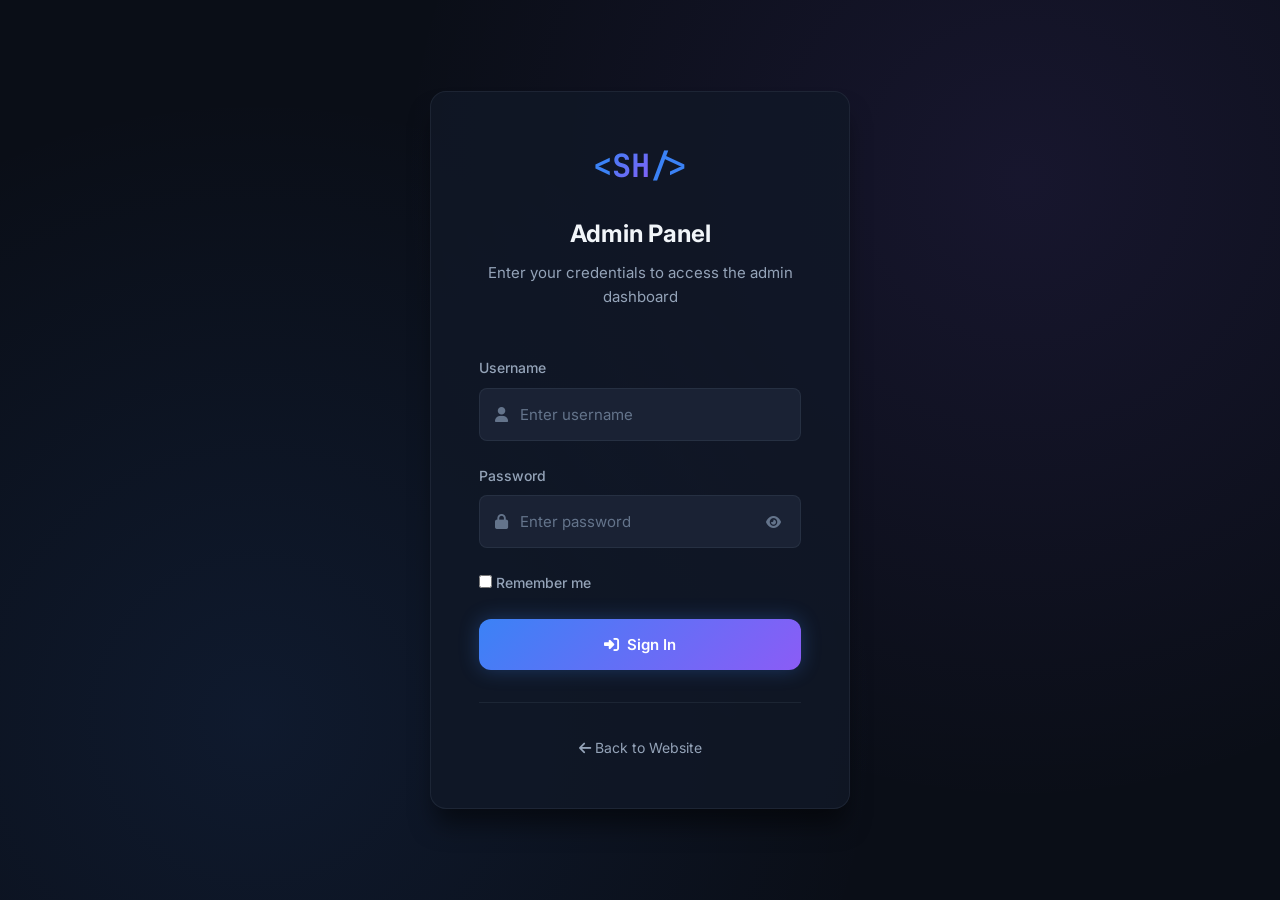
<file: deepseek_html_20261011_b67d11.html>
<!DOCTYPE html>
<html lang="en" data-theme="dark">
<head>
    <meta charset="UTF-8">
    <meta name="viewport" content="width=device-width, initial-scale=1.0">
    <title>Admin Panel | Shadat Hossain</title>
    
    <link rel="preconnect" href="https://fonts.googleapis.com">
    <link rel="preconnect" href="https://fonts.gstatic.com" crossorigin>
    <link href="https://fonts.googleapis.com/css2?family=Inter:wght@300;400;500;600;700;800&family=JetBrains+Mono:wght@400;500;600&display=swap" rel="stylesheet">
    <link rel="stylesheet" href="https://cdnjs.cloudflare.com/ajax/libs/font-awesome/6.4.0/css/all.min.css">
    
    <link rel="stylesheet" href="css/style.css">
    <link rel="stylesheet" href="css/admin.css">
    <link rel="stylesheet" href="css/responsive.css">
</head>
<body class="admin-body">
    
    <!-- Login Screen -->
    <div id="loginScreen" class="login-screen">
        <div class="login-container">
            <div class="login-header">
                <div class="login-logo">
                    <span class="logo-bracket">&lt;</span>
                    <span class="logo-text">SH</span>
                    <span class="logo-bracket">/&gt;</span>
                </div>
                <h1>Admin Panel</h1>
                <p>Enter your credentials to access the admin dashboard</p>
            </div>
            
            <form id="loginForm" class="login-form">
                <div class="form-group">
                    <label for="username">Username</label>
                    <div class="input-wrapper">
                        <i class="fas fa-user"></i>
                        <input type="text" id="username" name="username" placeholder="Enter username" required autocomplete="username">
                    </div>
                </div>
                
                <div class="form-group">
                    <label for="password">Password</label>
                    <div class="input-wrapper">
                        <i class="fas fa-lock"></i>
                        <input type="password" id="password" name="password" placeholder="Enter password" required autocomplete="current-password">
                        <button type="button" class="password-toggle" id="passwordToggle">
                            <i class="fas fa-eye"></i>
                        </button>
                    </div>
                </div>
                
                <div class="form-options">
                    <label class="checkbox-label">
                        <input type="checkbox" id="rememberMe">
                        <span>Remember me</span>
                    </label>
                </div>
                
                <button type="submit" class="btn btn-primary btn-full" id="loginBtn">
                    <i class="fas fa-sign-in-alt"></i>
                    <span>Sign In</span>
                </button>
            </form>
            
            <div class="login-footer">
                <a href="index.html"><i class="fas fa-arrow-left"></i> Back to Website</a>
            </div>
        </div>
    </div>
    
    <!-- Admin Dashboard -->
    <div id="adminDashboard" class="admin-dashboard hidden">
        
        <!-- Sidebar -->
        <aside class="admin-sidebar" id="adminSidebar">
            <div class="sidebar-header">
                <div class="sidebar-logo">
                    <span class="logo-bracket">&lt;</span>
                    <span class="logo-text">SH</span>
                    <span class="logo-bracket">/&gt;</span>
                </div>
                <span class="sidebar-title">Admin</span>
            </div>
            
            <nav class="sidebar-nav">
                <div class="nav-section">
                    <span class="nav-section-title">Main</span>
                    <a href="#" class="sidebar-link active" data-page="dashboard">
                        <i class="fas fa-tachometer-alt"></i>
                        <span>Dashboard</span>
                    </a>
                    <a href="#" class="sidebar-link" data-page="tickets">
                        <i class="fas fa-ticket-alt"></i>
                        <span>Tickets</span>
                        <span class="nav-badge" id="ticketsBadge">0</span>
                    </a>
                </div>
                
                <div class="nav-section">
                    <span class="nav-section-title">Content</span>
                    <a href="#" class="sidebar-link" data-page="posts">
                        <i class="fas fa-blog"></i>
                        <span>Blog Posts</span>
                    </a>
                    <a href="#" class="sidebar-link" data-page="projects">
                        <i class="fas fa-project-diagram"></i>
                        <span>Projects</span>
                    </a>
                    <a href="#" class="sidebar-link" data-page="certifications">
                        <i class="fas fa-certificate"></i>
                        <span>Certifications</span>
                    </a>
                    <a href="#" class="sidebar-link" data-page="skills">
                        <i class="fas fa-cogs"></i>
                        <span>Skills</span>
                    </a>
                </div>
                
                <div class="nav-section">
                    <span class="nav-section-title">System</span>
                    <a href="#" class="sidebar-link" data-page="activity">
                        <i class="fas fa-history"></i>
                        <span>Activity Log</span>
                    </a>
                    <a href="#" class="sidebar-link" data-page="settings">
                        <i class="fas fa-cog"></i>
                        <span>Settings</span>
                    </a>
                </div>
            </nav>
            
            <div class="sidebar-footer">
                <div class="admin-info">
                    <div class="admin-avatar">
                        <i class="fas fa-user-shield"></i>
                    </div>
                    <div class="admin-details">
                        <span class="admin-name" id="adminName">Administrator</span>
                        <span class="admin-role">Super Admin</span>
                    </div>
                </div>
                <button class="btn btn-outline btn-sm" id="logoutBtn">
                    <i class="fas fa-sign-out-alt"></i>
                    Logout
                </button>
            </div>
        </aside>
        
        <!-- Main Content -->
        <main class="admin-main">
            
            <!-- Top Bar -->
            <header class="admin-topbar">
                <button class="sidebar-toggle" id="sidebarToggle">
                    <i class="fas fa-bars"></i>
                </button>
                <div class="topbar-search">
                    <i class="fas fa-search"></i>
                    <input type="text" placeholder="Search..." id="globalSearch">
                </div>
                <div class="topbar-actions">
                    <a href="index.html" class="topbar-btn" title="View Website">
                        <i class="fas fa-external-link-alt"></i>
                    </a>
                    <button class="topbar-btn" id="refreshBtn" title="Refresh">
                        <i class="fas fa-sync-alt"></i>
                    </button>
                    <div class="topbar-user">
                        <i class="fas fa-user-circle"></i>
                    </div>
                </div>
            </header>
            
            <!-- Dashboard Page -->
            <div class="admin-page active" id="page-dashboard">
                <div class="page-header">
                    <h1>Dashboard</h1>
                    <p>Welcome back! Here's an overview of your portfolio.</p>
                </div>
                
                <!-- Stats Grid -->
                <div class="stats-grid" id="statsGrid">
                    <!-- Stats will be dynamically loaded -->
                </div>
                
                <!-- Recent Tickets -->
                <div class="dashboard-section">
                    <div class="section-header-inline">
                        <h2>Recent Tickets</h2>
                        <a href="#" class="btn btn-outline btn-sm" data-page="tickets">View All</a>
                    </div>
                    <div class="tickets-list" id="recentTickets">
                        <!-- Recent tickets will be loaded here -->
                    </div>
                </div>
                
                <!-- Recent Activity -->
                <div class="dashboard-section">
                    <div class="section-header-inline">
                        <h2>Recent Activity</h2>
                    </div>
                    <div class="activity-list" id="recentActivity">
                        <!-- Activity will be loaded here -->
                    </div>
                </div>
            </div>
            
            <!-- Tickets Page -->
            <div class="admin-page" id="page-tickets">
                <div class="page-header">
                    <h1>Ticket Management</h1>
                    <p>Manage and respond to visitor inquiries.</p>
                </div>
                
                <!-- Ticket Stats -->
                <div class="ticket-stats" id="ticketStats">
                    <!-- Stats will be loaded here -->
                </div>
                
                <!-- Filters -->
                <div class="ticket-filters">
                    <div class="filter-buttons" id="ticketFilterButtons">
                        <button class="filter-btn active" data-status="all">All</button>
                        <button class="filter-btn" data-status="open">Open</button>
                        <button class="filter-btn" data-status="pending">Pending</button>
                        <button class="filter-btn" data-status="in_progress">In Progress</button>
                        <button class="filter-btn" data-status="resolved">Resolved</button>
                        <button class="filter-btn" data-status="closed">Closed</button>
                    </div>
                    <div class="search-box">
                        <i class="fas fa-search"></i>
                        <input type="text" id="ticketSearch" placeholder="Search tickets...">
                    </div>
                </div>
                
                <!-- Tickets List -->
                <div class="tickets-container" id="ticketsContainer">
                    <!-- Tickets will be loaded here -->
                </div>
            </div>
            
            <!-- Blog Posts Page -->
            <div class="admin-page" id="page-posts">
                <div class="page-header">
                    <div>
                        <h1>Blog Posts</h1>
                        <p>Create and manage learning articles.</p>
                    </div>
                    <button class="btn btn-primary" id="newPostBtn">
                        <i class="fas fa-plus"></i>
                        New Post
                    </button>
                </div>
                
                <div class="posts-container" id="postsContainer">
                    <!-- Posts will be loaded here -->
                </div>
            </div>
            
            <!-- Projects Page -->
            <div class="admin-page" id="page-projects">
                <div class="page-header">
                    <div>
                        <h1>Projects</h1>
                        <p>Manage your portfolio projects.</p>
                    </div>
                    <button class="btn btn-primary" id="newProjectBtn">
                        <i class="fas fa-plus"></i>
                        New Project
                    </button>
                </div>
                
                <div class="items-container" id="projectsContainer">
                    <!-- Projects will be loaded here -->
                </div>
            </div>
            
            <!-- Certifications Page -->
            <div class="admin-page" id="page-certifications">
                <div class="page-header">
                    <div>
                        <h1>Certifications</h1>
                        <p>Manage your certifications and training records.</p>
                    </div>
                    <button class="btn btn-primary" id="newCertBtn">
                        <i class="fas fa-plus"></i>
                        New Certification
                    </button>
                </div>
                
                <div class="items-container" id="certsContainer">
                    <!-- Certifications will be loaded here -->
                </div>
            </div>
            
            <!-- Skills Page -->
            <div class="admin-page" id="page-skills">
                <div class="page-header">
                    <div>
                        <h1>Skills</h1>
                        <p>Manage your technical competencies.</p>
                    </div>
                    <button class="btn btn-primary" id="newSkillBtn">
                        <i class="fas fa-plus"></i>
                        New Skill
                    </button>
                </div>
                
                <div class="items-container" id="skillsContainer">
                    <!-- Skills will be loaded here -->
                </div>
            </div>
            
            <!-- Activity Log Page -->
            <div class="admin-page" id="page-activity">
                <div class="page-header">
                    <h1>Activity Log</h1>
                    <p>Track all admin actions and system events.</p>
                </div>
                
                <div class="activity-container" id="activityContainer">
                    <!-- Activity will be loaded here -->
                </div>
            </div>
            
            <!-- Settings Page -->
            <div class="admin-page" id="page-settings">
                <div class="page-header">
                    <h1>Settings</h1>
                    <p>Configure your admin panel preferences.</p>
                </div>
                
                <div class="settings-container">
                    <div class="settings-section">
                        <h2>General Settings</h2>
                        <div class="setting-item">
                            <div class="setting-info">
                                <h4>Site Title</h4>
                                <p>The title displayed on the website</p>
                            </div>
                            <input type="text" class="setting-input" id="settingSiteTitle" value="Shadat Hossain">
                        </div>
                        <div class="setting-item">
                            <div class="setting-info">
                                <h4>Site Description</h4>
                                <p>Meta description for search engines</p>
                            </div>
                            <input type="text" class="setting-input" id="settingSiteDesc" value="Network & Security Engineer Portfolio">
                        </div>
                    </div>
                    
                    <div class="settings-section">
                        <h2>Ticket Settings</h2>
                        <div class="setting-item">
                            <div class="setting-info">
                                <h4>Auto-Reply</h4>
                                <p>Send automatic reply when ticket is created</p>
                            </div>
                            <label class="toggle-switch">
                                <input type="checkbox" id="settingAutoReply" checked>
                                <span class="toggle-slider"></span>
                            </label>
                        </div>
                        <div class="setting-item">
                            <div class="setting-info">
                                <h4>Notification Email</h4>
                                <p>Email to receive ticket notifications</p>
                            </div>
                            <input type="email" class="setting-input" id="settingNotifyEmail" value="sahadat.bda35@gmail.com">
                        </div>
                    </div>
                    
                    <div class="settings-section">
                        <h2>Data Management</h2>
                        <div class="setting-item">
                            <div class="setting-info">
                                <h4>Export Data</h4>
                                <p>Download all data as JSON</p>
                            </div>
                            <button class="btn btn-outline" id="exportDataBtn">
                                <i class="fas fa-download"></i>
                                Export
                            </button>
                        </div>
                        <div class="setting-item danger">
                            <div class="setting-info">
                                <h4>Reset All Data</h4>
                                <p>Delete all data and restore defaults</p>
                            </div>
                            <button class="btn btn-danger" id="resetDataBtn">
                                <i class="fas fa-trash"></i>
                                Reset
                            </button>
                        </div>
                    </div>
                </div>
            </div>
            
        </main>
    </div>
    
    <!-- Toast Container -->
    <div class="toast-container" id="toastContainer"></div>
    
    <!-- Modal -->
    <div class="modal-overlay" id="modalOverlay">
        <div class="modal" id="modal">
            <div class="modal-header">
                <h3 class="modal-title" id="modalTitle"></h3>
                <button class="modal-close" id="modalClose">
                    <i class="fas fa-times"></i>
                </button>
            </div>
            <div class="modal-body" id="modalBody"></div>
        </div>
    </div>
    
    <!-- Scripts -->
    <script src="js/utils.js"></script>
    <script src="js/tickets.js"></script>
    <script src="js/blog.js"></script>
    <script src="js/admin.js"></script>
</body>
</html>
</file>
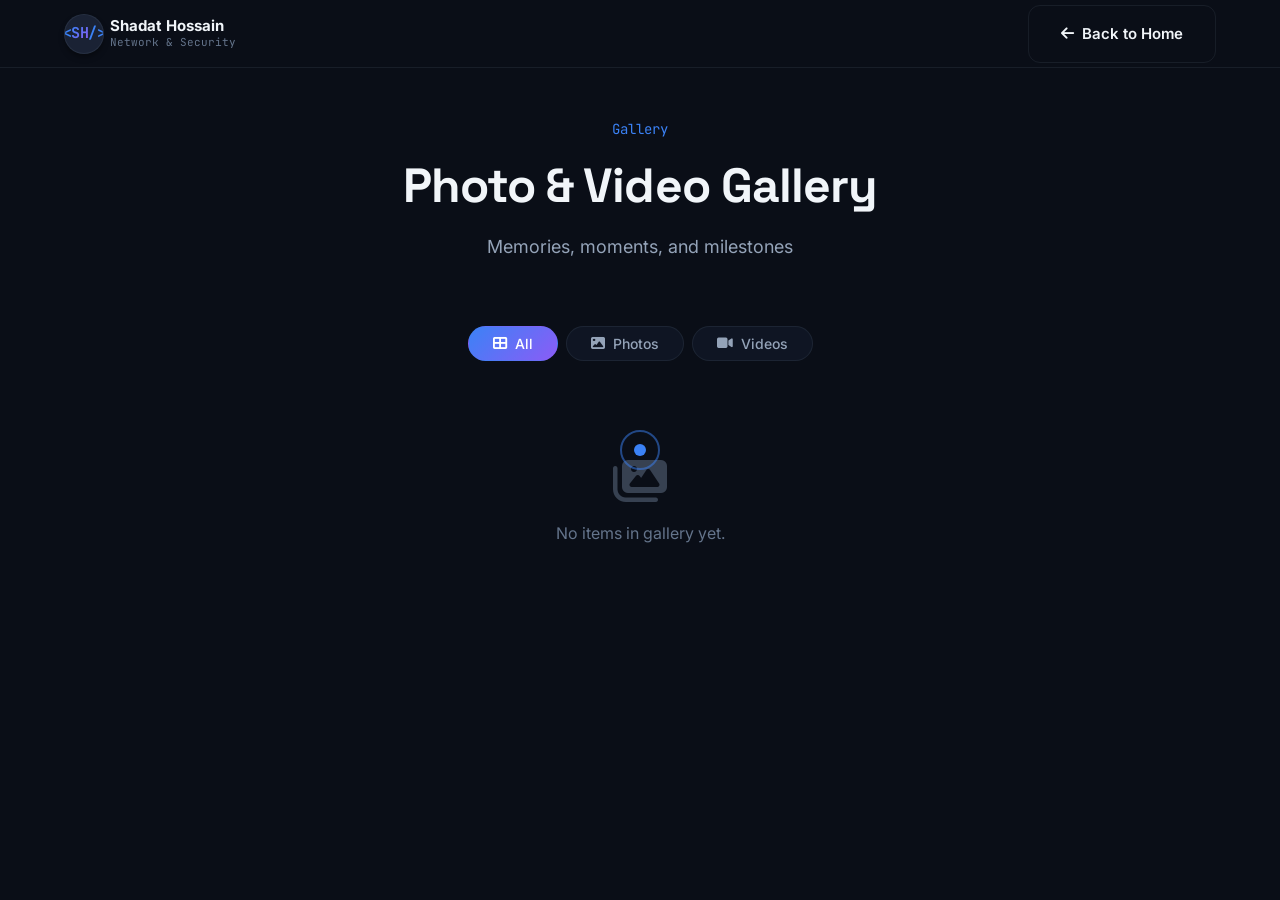
<file: gallery.html>
<!DOCTYPE html>
<html lang="en" data-theme="dark">
<head>
    <meta charset="UTF-8">
    <meta name="viewport" content="width=device-width, initial-scale=1.0">
    <title>Gallery | Shadat Hossain</title>
    <link rel="preconnect" href="https://fonts.googleapis.com">
    <link rel="preconnect" href="https://fonts.gstatic.com" crossorigin>
    <link href="https://fonts.googleapis.com/css2?family=Inter:wght@300;400;500;600;700;800&family=JetBrains+Mono:wght@400;500;600&family=Space+Grotesk:wght@400;500;600;700&display=swap" rel="stylesheet">
    <link rel="stylesheet" href="https://cdnjs.cloudflare.com/ajax/libs/font-awesome/6.4.0/css/all.min.css">
    <link rel="stylesheet" href="css/style.css">
    <link rel="stylesheet" href="css/responsive.css">
</head>
<body>
    <nav class="navbar" id="navbar">
        <div class="nav-container">
            <a href="index.html" class="nav-logo">
                <div class="nav-avatar" id="navAvatar">
                    <span class="nav-avatar-logo">
                        <span class="logo-bracket">&lt;</span><span class="logo-text">SH</span><span class="logo-bracket">/&gt;</span>
                    </span>
                </div>
                <div class="logo-info">
                    <span class="logo-name">Shadat Hossain</span>
                    <span class="logo-role">Network & Security</span>
                </div>
            </a>
            <div class="nav-actions" style="margin-left:auto;">
                <a href="index.html" class="btn btn-outline btn-sm">
                    <i class="fas fa-arrow-left"></i> Back to Home
                </a>
            </div>
        </div>
    </nav>

    <main style="padding-top: calc(var(--nav-height) + var(--space-2xl)); min-height: 100vh;">
        <div class="section-container" style="max-width: var(--container-max); margin: 0 auto; padding: 0 var(--space-xl);">
            <div class="section-header">
                <span class="section-number">Gallery</span>
                <h1 class="section-title">Photo & Video Gallery</h1>
                <p class="section-subtitle">Memories, moments, and milestones</p>
            </div>

            <div class="gallery-filters" id="galleryFilters">
                <button class="filter-btn active" data-gallery-filter="all"><i class="fas fa-th-large"></i> All</button>
                <button class="filter-btn" data-gallery-filter="image"><i class="fas fa-image"></i> Photos</button>
                <button class="filter-btn" data-gallery-filter="video"><i class="fas fa-video"></i> Videos</button>
            </div>

            <div class="gallery-grid" id="galleryGrid"></div>
        </div>
    </main>

    <div class="toast-container" id="toastContainer"></div>

    <div class="modal-overlay" id="modalOverlay">
        <div class="modal" id="modal">
            <div class="modal-header">
                <h3 class="modal-title" id="modalTitle"></h3>
                <button class="modal-close" id="modalClose"><i class="fas fa-times"></i></button>
            </div>
            <div class="modal-body" id="modalBody"></div>
        </div>
    </div>

    <script src="js/utils.js"></script>
    <script src="js/features.js"></script>
</body>
</html>
</file>
<file: css/style.css>
/* ============================================================
   SHADAT HOSSAIN PORTFOLIO - MAIN STYLESHEET
   International Level Professional Portfolio
   ============================================================ */

/* ============================================================
   CSS VARIABLES & THEMING
   ============================================================ */
:root {
    /* Colors - Dark Theme (Default) */
    --bg-primary: #0a0e17;
    --bg-secondary: #111827;
    --bg-tertiary: #1a2234;
    --bg-card: rgba(17, 24, 39, 0.8);
    --bg-elevated: #1e293b;
    --bg-hover: #263044;
    
    /* Text Colors */
    --text-primary: #f1f5f9;
    --text-secondary: #94a3b8;
    --text-muted: #64748b;
    --text-inverse: #0a0e17;
    
    /* Accent Colors */
    --accent-primary: #3b82f6;
    --accent-secondary: #8b5cf6;
    --accent-tertiary: #06b6d4;
    --accent-success: #10b981;
    --accent-warning: #f59e0b;
    --accent-danger: #ef4444;
    --accent-info: #0ea5e9;
    
    /* Gradients */
    --gradient-primary: linear-gradient(135deg, #3b82f6 0%, #8b5cf6 100%);
    --gradient-secondary: linear-gradient(135deg, #06b6d4 0%, #3b82f6 100%);
    --gradient-accent: linear-gradient(135deg, #8b5cf6 0%, #ec4899 100%);
    --gradient-success: linear-gradient(135deg, #10b981 0%, #06b6d4 100%);
    --gradient-danger: linear-gradient(135deg, #ef4444 0%, #f59e0b 100%);
    
    /* Borders */
    --border-color: rgba(148, 163, 184, 0.1);
    --border-hover: rgba(148, 163, 184, 0.2);
    --border-accent: rgba(59, 130, 246, 0.3);
    
    /* Shadows */
    --shadow-sm: 0 1px 2px rgba(0, 0, 0, 0.3);
    --shadow-md: 0 4px 6px -1px rgba(0, 0, 0, 0.4);
    --shadow-lg: 0 10px 15px -3px rgba(0, 0, 0, 0.5);
    --shadow-xl: 0 20px 25px -5px rgba(0, 0, 0, 0.5);
    --shadow-glow: 0 0 20px rgba(59, 130, 246, 0.3);
    
    /* Typography */
    --font-sans: 'Inter', -apple-system, BlinkMacSystemFont, 'Segoe UI', sans-serif;
    --font-mono: 'JetBrains Mono', 'Fira Code', monospace;
    --font-display: 'Space Grotesk', 'Inter', sans-serif;
    
    /* Spacing */
    --space-xs: 0.25rem;
    --space-sm: 0.5rem;
    --space-md: 1rem;
    --space-lg: 1.5rem;
    --space-xl: 2rem;
    --space-2xl: 3rem;
    --space-3xl: 4rem;
    --space-4xl: 6rem;
    
    /* Border Radius */
    --radius-sm: 0.375rem;
    --radius-md: 0.5rem;
    --radius-lg: 0.75rem;
    --radius-xl: 1rem;
    --radius-2xl: 1.5rem;
    --radius-full: 9999px;
    
    /* Transitions */
    --transition-fast: 150ms ease;
    --transition-base: 250ms ease;
    --transition-slow: 350ms ease;
    
    /* Layout */
    --container-max: 1400px;
    --nav-height: 80px;
}

/* ============================================================
   RESET & BASE STYLES
   ============================================================ */
*, *::before, *::after {
    margin: 0;
    padding: 0;
    box-sizing: border-box;
}

html {
    scroll-behavior: smooth;
    scroll-padding-top: var(--nav-height);
    font-size: 16px;
    -webkit-font-smoothing: antialiased;
    -moz-osx-font-smoothing: grayscale;
}

body {
    font-family: var(--font-sans);
    background-color: var(--bg-primary);
    color: var(--text-primary);
    line-height: 1.6;
    overflow-x: hidden;
    min-height: 100vh;
    transition: background-color var(--transition-base), color var(--transition-base);
}

body.modal-open {
    overflow: hidden;
}

a {
    color: inherit;
    text-decoration: none;
    transition: color var(--transition-fast);
}

button {
    font-family: inherit;
    cursor: pointer;
    border: none;
    background: none;
}

img {
    max-width: 100%;
    height: auto;
    display: block;
}

ul, ol {
    list-style: none;
}

input, textarea, select {
    font-family: inherit;
    font-size: inherit;
}

/* Selection */
::selection {
    background: var(--accent-primary);
    color: white;
}

/* Scrollbar */
::-webkit-scrollbar {
    width: 10px;
    height: 10px;
}

::-webkit-scrollbar-track {
    background: var(--bg-secondary);
}

::-webkit-scrollbar-thumb {
    background: var(--bg-hover);
    border-radius: var(--radius-full);
    border: 2px solid var(--bg-secondary);
}

::-webkit-scrollbar-thumb:hover {
    background: var(--accent-primary);
}

/* ============================================================
   PRELOADER
   ============================================================ */
.preloader {
    position: fixed;
    inset: 0;
    background: var(--bg-primary);
    display: flex;
    align-items: center;
    justify-content: center;
    z-index: 10000;
    transition: opacity 0.5s ease, visibility 0.5s ease;
}

.preloader.hidden {
    opacity: 0;
    visibility: hidden;
}

.preloader-content {
    text-align: center;
}

.terminal-loader {
    font-family: var(--font-mono);
    font-size: 1rem;
    color: var(--accent-primary);
    margin-bottom: var(--space-lg);
}

.terminal-prompt {
    color: var(--accent-success);
}

.terminal-text {
    color: var(--text-secondary);
}

.cursor {
    animation: blink 1s step-end infinite;
}

@keyframes blink {
    0%, 100% { opacity: 1; }
    50% { opacity: 0; }
}

.loader-progress {
    width: 300px;
    height: 4px;
    background: var(--bg-tertiary);
    border-radius: var(--radius-full);
    overflow: hidden;
    margin: 0 auto;
}

.loader-bar {
    height: 100%;
    width: 0;
    background: var(--gradient-primary);
    border-radius: var(--radius-full);
    transition: width 0.3s ease;
}

/* ============================================================
   BACKGROUND EFFECTS
   ============================================================ */
.bg-effects {
    position: fixed;
    inset: 0;
    pointer-events: none;
    z-index: -1;
    overflow: hidden;
}

.grid-overlay {
    position: absolute;
    inset: 0;
    background-image: 
        linear-gradient(rgba(59, 130, 246, 0.03) 1px, transparent 1px),
        linear-gradient(90deg, rgba(59, 130, 246, 0.03) 1px, transparent 1px);
    background-size: 50px 50px;
    mask-image: radial-gradient(ellipse at center, black 0%, transparent 70%);
}

.glow-orb {
    position: absolute;
    border-radius: 50%;
    filter: blur(100px);
    opacity: 0.3;
    animation: float 20s ease-in-out infinite;
}

.glow-orb-1 {
    width: 600px;
    height: 600px;
    background: var(--accent-primary);
    top: -200px;
    right: -200px;
    animation-delay: 0s;
}

.glow-orb-2 {
    width: 500px;
    height: 500px;
    background: var(--accent-secondary);
    bottom: -150px;
    left: -150px;
    animation-delay: -7s;
}

.glow-orb-3 {
    width: 400px;
    height: 400px;
    background: var(--accent-tertiary);
    top: 50%;
    left: 50%;
    transform: translate(-50%, -50%);
    animation-delay: -14s;
}

@keyframes float {
    0%, 100% { transform: translate(0, 0) scale(1); }
    25% { transform: translate(50px, -50px) scale(1.1); }
    50% { transform: translate(-30px, 30px) scale(0.9); }
    75% { transform: translate(20px, 20px) scale(1.05); }
}

#particleCanvas {
    position: absolute;
    inset: 0;
    width: 100%;
    height: 100%;
    opacity: 0.5;
}

/* ============================================================
   NAVIGATION
   ============================================================ */
.navbar {
    position: fixed;
    top: 0;
    left: 0;
    right: 0;
    height: var(--nav-height);
    background: var(--bg-primary);       /* OPAQUE — no blur */
    border-bottom: 1px solid var(--border-color);
    z-index: 1000;
    transition: all var(--transition-base);
}

.navbar.scrolled {
    height: 70px;
    background: var(--bg-secondary);
    box-shadow: var(--shadow-lg);
}

[data-theme="light"] .navbar {
    background: #ffffff;
}

[data-theme="light"] .navbar.scrolled {
    background: #ffffff;
}

.nav-container {
    max-width: var(--container-max);
    margin: 0 auto;
    padding: 0 24px;
    height: 100%;
    display: flex;
    align-items: center;
    justify-content: space-between;
    gap: 16px;
}

.nav-logo {
    display: flex;
    align-items: center;
    gap: 6px;
    flex-shrink: 0;
    text-decoration: none;
}

.logo-icon {
    font-family: var(--font-mono);
    font-size: 1.5rem;
    font-weight: 700;
    display: flex;
    align-items: center;
}

.logo-bracket {
    color: var(--accent-primary);
}

.logo-text {
    background: var(--gradient-primary);
    -webkit-background-clip: text;
    -webkit-text-fill-color: transparent;
    background-clip: text;
}

.logo-info {
    display: flex;
    flex-direction: column;
    line-height: 1.15;
    margin: 0;
    padding: 0;
}

.logo-name {
    font-weight: 700;
    font-size: 0.9375rem;
    color: var(--text-primary);
    line-height: 1.1;
}

.logo-role {
    font-size: 0.6875rem;
    color: var(--text-muted);
    font-family: var(--font-mono);
    line-height: 1.2;
    margin-top: 1px;
}

.nav-menu {
    display: flex;
    align-items: center;
    gap: var(--space-xs);
}

.nav-link {
    display: flex;
    align-items: center;
    gap: var(--space-sm);
    padding: var(--space-sm) var(--space-md);
    border-radius: var(--radius-md);
    font-size: 0.875rem;
    font-weight: 500;
    color: var(--text-secondary);
    transition: all var(--transition-fast);
    position: relative;
}

.nav-link i {
    font-size: 0.875rem;
    opacity: 0.7;
    transition: all var(--transition-fast);
}

.nav-link:hover {
    color: var(--text-primary);
    background: var(--bg-hover);
}

.nav-link:hover i {
    opacity: 1;
    color: var(--accent-primary);
}

.nav-link.active {
    color: var(--accent-primary);
    background: rgba(59, 130, 246, 0.1);
}

.nav-link.active i {
    opacity: 1;
}

.nav-link.active::after {
    content: '';
    position: absolute;
    bottom: -1px;
    left: 50%;
    transform: translateX(-50%);
    width: 20px;
    height: 2px;
    background: var(--gradient-primary);
    border-radius: var(--radius-full);
}

.nav-actions {
    display: flex;
    align-items: center;
    gap: var(--space-sm);
}

.theme-toggle {
    width: 40px;
    height: 40px;
    border-radius: var(--radius-md);
    display: flex;
    align-items: center;
    justify-content: center;
    color: var(--text-secondary);
    background: var(--bg-tertiary);
    border: 1px solid var(--border-color);
    transition: all var(--transition-fast);
}

.theme-toggle:hover {
    color: var(--accent-primary);
    border-color: var(--accent-primary);
    background: rgba(59, 130, 246, 0.1);
}

.admin-btn {
    display: flex;
    align-items: center;
    gap: var(--space-sm);
    padding: var(--space-sm) var(--space-md);
    border-radius: var(--radius-md);
    font-size: 0.875rem;
    font-weight: 600;
    color: var(--text-primary);
    background: var(--gradient-primary);
    transition: all var(--transition-fast);
    box-shadow: var(--shadow-glow);
}

.admin-btn:hover {
    transform: translateY(-2px);
    box-shadow: 0 0 30px rgba(59, 130, 246, 0.5);
}

.mobile-menu-btn {
    display: none;
    flex-direction: column;
    gap: 5px;
    width: 40px;
    height: 40px;
    align-items: center;
    justify-content: center;
    border-radius: var(--radius-md);
    background: var(--bg-tertiary);
    border: 1px solid var(--border-color);
}

.mobile-menu-btn span {
    display: block;
    width: 20px;
    height: 2px;
    background: var(--text-primary);
    border-radius: var(--radius-full);
    transition: all var(--transition-fast);
}

.mobile-menu-btn.active span:nth-child(1) {
    transform: translateY(7px) rotate(45deg);
}

.mobile-menu-btn.active span:nth-child(2) {
    opacity: 0;
}

.mobile-menu-btn.active span:nth-child(3) {
    transform: translateY(-7px) rotate(-45deg);
}

/* ============================================================
   HERO SECTION
   ============================================================ */
.hero-section {
    min-height: 100vh;
    display: flex;
    align-items: center;
    padding: calc(var(--nav-height) + var(--space-3xl)) var(--space-xl) var(--space-3xl);
    position: relative;
}

.hero-container {
    max-width: var(--container-max);
    margin: 0 auto;
    width: 100%;
    display: grid;
    grid-template-columns: 1fr 1fr;
    gap: var(--space-4xl);
    align-items: center;
}

.hero-content {
    max-width: 650px;
}

.hero-badge {
    display: inline-flex;
    align-items: center;
    gap: var(--space-sm);
    padding: var(--space-sm) var(--space-md);
    background: rgba(16, 185, 129, 0.1);
    border: 1px solid rgba(16, 185, 129, 0.3);
    border-radius: var(--radius-full);
    font-size: 0.875rem;
    font-weight: 500;
    color: var(--accent-success);
    margin-bottom: var(--space-xl);
}

.badge-dot {
    width: 8px;
    height: 8px;
    background: var(--accent-success);
    border-radius: 50%;
    animation: pulse 2s ease-in-out infinite;
}

@keyframes pulse {
    0%, 100% { opacity: 1; transform: scale(1); }
    50% { opacity: 0.5; transform: scale(1.2); }
}

.hero-title {
    font-family: var(--font-display);
    font-size: clamp(2.5rem, 5vw, 4rem);
    font-weight: 700;
    line-height: 1.1;
    margin-bottom: var(--space-xl);
    letter-spacing: -0.02em;
}

.title-line {
    display: block;
}

.gradient-text {
    background: var(--gradient-primary);
    -webkit-background-clip: text;
    -webkit-text-fill-color: transparent;
    background-clip: text;
}

.hero-description {
    font-size: 1.125rem;
    color: var(--text-secondary);
    line-height: 1.8;
    margin-bottom: var(--space-2xl);
}

.hero-stats {
    display: grid;
    grid-template-columns: repeat(4, 1fr);
    gap: var(--space-lg);
    margin-bottom: var(--space-2xl);
    padding: var(--space-xl);
    background: var(--bg-card);
    border: 1px solid var(--border-color);
    border-radius: var(--radius-xl);
}

.stat-item {
    text-align: center;
}

.stat-value {
    font-family: var(--font-display);
    font-size: 2rem;
    font-weight: 700;
    background: var(--gradient-primary);
    -webkit-background-clip: text;
    -webkit-text-fill-color: transparent;
    background-clip: text;
}

.stat-suffix {
    font-family: var(--font-display);
    font-size: 1.5rem;
    font-weight: 700;
    color: var(--accent-primary);
}

.stat-label {
    display: block;
    font-size: 0.75rem;
    color: var(--text-muted);
    margin-top: var(--space-xs);
    text-transform: uppercase;
    letter-spacing: 0.05em;
}

.hero-actions {
    display: flex;
    gap: var(--space-md);
    margin-bottom: var(--space-2xl);
}

.btn {
    display: inline-flex;
    align-items: center;
    justify-content: center;
    gap: var(--space-sm);
    padding: var(--space-md) var(--space-xl);
    border-radius: var(--radius-lg);
    font-size: 0.9375rem;
    font-weight: 600;
    transition: all var(--transition-fast);
    cursor: pointer;
    border: none;
    white-space: nowrap;
}

.btn-primary {
    background: var(--gradient-primary);
    color: white;
    box-shadow: var(--shadow-glow);
}

.btn-primary:hover {
    transform: translateY(-2px);
    box-shadow: 0 0 30px rgba(59, 130, 246, 0.5);
}

.btn-secondary {
    background: var(--bg-tertiary);
    color: var(--text-primary);
    border: 1px solid var(--border-color);
}

.btn-secondary:hover {
    background: var(--bg-hover);
    border-color: var(--accent-primary);
}

.btn-outline {
    background: transparent;
    color: var(--text-primary);
    border: 1px solid var(--border-color);
}

.btn-outline:hover {
    background: var(--bg-hover);
    border-color: var(--accent-primary);
    color: var(--accent-primary);
}

.btn-full {
    width: 100%;
}

.hero-social {
    display: flex;
    gap: var(--space-md);
}

.social-link {
    width: 45px;
    height: 45px;
    display: flex;
    align-items: center;
    justify-content: center;
    border-radius: var(--radius-lg);
    background: var(--bg-tertiary);
    border: 1px solid var(--border-color);
    color: var(--text-secondary);
    font-size: 1.125rem;
    transition: all var(--transition-fast);
}

.social-link:hover {
    color: var(--accent-primary);
    border-color: var(--accent-primary);
    background: rgba(59, 130, 246, 0.1);
    transform: translateY(-3px);
}

/* Hero Terminal */
.hero-terminal {
    position: relative;
}

.terminal-window {
    background: var(--bg-secondary);
    border: 1px solid var(--border-color);
    border-radius: var(--radius-xl);
    overflow: hidden;
    box-shadow: var(--shadow-xl);
    animation: terminalFloat 6s ease-in-out infinite;
}

@keyframes terminalFloat {
    0%, 100% { transform: translateY(0); }
    50% { transform: translateY(-10px); }
}

.terminal-header {
    display: flex;
    align-items: center;
    gap: var(--space-md);
    padding: var(--space-md) var(--space-lg);
    background: var(--bg-tertiary);
    border-bottom: 1px solid var(--border-color);
}

.terminal-buttons {
    display: flex;
    gap: 8px;
}

.terminal-btn {
    width: 12px;
    height: 12px;
    border-radius: 50%;
}

.terminal-btn.close { background: #ef4444; }
.terminal-btn.minimize { background: #f59e0b; }
.terminal-btn.maximize { background: #10b981; }

.terminal-title {
    font-family: var(--font-mono);
    font-size: 0.8125rem;
    color: var(--text-muted);
}

.terminal-body {
    padding: var(--space-lg);
    font-family: var(--font-mono);
    font-size: 0.875rem;
    line-height: 2;
}

.terminal-line {
    display: flex;
    gap: var(--space-sm);
}

.terminal-prompt {
    color: var(--accent-success);
    user-select: none;
}

.terminal-command {
    color: var(--text-primary);
}

.terminal-output {
    display: flex;
    gap: var(--space-sm);
    padding-left: var(--space-lg);
}

.output-label {
    color: var(--accent-tertiary);
}

.output-value {
    color: var(--text-secondary);
}

.output-success {
    color: var(--accent-success);
}

.output-info {
    color: var(--accent-info);
    font-style: italic;
}

.terminal-cursor {
    display: inline-block;
    width: 8px;
    height: 16px;
    background: var(--accent-primary);
    animation: blink 1s step-end infinite;
    margin-left: var(--space-sm);
}

.hero-scroll {
    position: absolute;
    bottom: var(--space-xl);
    left: 50%;
    transform: translateX(-50%);
}

.scroll-indicator {
    display: flex;
    flex-direction: column;
    align-items: center;
    gap: var(--space-sm);
    color: var(--text-muted);
    font-size: 0.75rem;
    text-transform: uppercase;
    letter-spacing: 0.1em;
    transition: color var(--transition-fast);
}

.scroll-indicator:hover {
    color: var(--accent-primary);
}

.scroll-indicator i {
    animation: bounce 2s ease-in-out infinite;
}

@keyframes bounce {
    0%, 100% { transform: translateY(0); }
    50% { transform: translateY(8px); }
}

/* ============================================================
   SECTIONS - GENERAL
   ============================================================ */
.section {
    padding: var(--space-4xl) var(--space-xl);
    position: relative;
}

.section-container {
    max-width: var(--container-max);
    margin: 0 auto;
}

.section-header {
    text-align: center;
    margin-bottom: var(--space-3xl);
}

.section-number {
    display: inline-block;
    font-family: var(--font-mono);
    font-size: 0.875rem;
    color: var(--accent-primary);
    margin-bottom: var(--space-sm);
}

.section-title {
    font-family: var(--font-display);
    font-size: clamp(2rem, 4vw, 3rem);
    font-weight: 700;
    margin-bottom: var(--space-sm);
    letter-spacing: -0.02em;
}

.section-subtitle {
    font-size: 1.125rem;
    color: var(--text-secondary);
    max-width: 600px;
    margin: 0 auto;
}

/* ============================================================
   ABOUT SECTION
   ============================================================ */
.about-section {
    background: var(--bg-secondary);
}

.about-grid {
    display: grid;
    grid-template-columns: 1.5fr 1fr;
    gap: var(--space-3xl);
}

.about-content {
    display: flex;
    flex-direction: column;
    gap: var(--space-xl);
}

.about-card {
    padding: var(--space-xl);
    background: var(--bg-card);
    border: 1px solid var(--border-color);
    border-radius: var(--radius-xl);
    transition: all var(--transition-base);
}

.about-card:hover {
    border-color: var(--border-accent);
    transform: translateY(-3px);
    box-shadow: var(--shadow-lg);
}

.about-icon {
    width: 50px;
    height: 50px;
    display: flex;
    align-items: center;
    justify-content: center;
    border-radius: var(--radius-lg);
    background: var(--gradient-primary);
    color: white;
    font-size: 1.25rem;
    margin-bottom: var(--space-md);
}

.about-card h3 {
    font-size: 1.25rem;
    font-weight: 600;
    margin-bottom: var(--space-sm);
}

.about-card p {
    color: var(--text-secondary);
    line-height: 1.8;
}

.about-domains {
    display: flex;
    flex-direction: column;
    gap: var(--space-md);
}

.domain-item {
    display: flex;
    align-items: center;
    gap: var(--space-md);
    padding: var(--space-md) var(--space-lg);
    background: var(--bg-card);
    border: 1px solid var(--border-color);
    border-radius: var(--radius-lg);
    transition: all var(--transition-base);
}

.domain-item:hover {
    transform: translateX(5px);
}

.domain-item.primary { border-left: 3px solid var(--accent-primary); }
.domain-item.secondary { border-left: 3px solid var(--accent-secondary); }
.domain-item.security { border-left: 3px solid var(--accent-success); }
.domain-item.labs { border-left: 3px solid var(--accent-tertiary); }

.domain-label {
    font-family: var(--font-mono);
    font-size: 0.75rem;
    color: var(--text-muted);
    min-width: 80px;
}

.domain-name {
    font-weight: 500;
    color: var(--text-primary);
}

.about-sidebar {
    display: flex;
    flex-direction: column;
    gap: var(--space-xl);
}

.info-card {
    padding: var(--space-xl);
    background: var(--bg-card);
    border: 1px solid var(--border-color);
    border-radius: var(--radius-xl);
}

.info-card h4 {
    display: flex;
    align-items: center;
    gap: var(--space-sm);
    font-size: 1rem;
    font-weight: 600;
    margin-bottom: var(--space-lg);
    color: var(--text-primary);
}

.info-card h4 i {
    color: var(--accent-primary);
}

.info-list {
    display: flex;
    flex-direction: column;
    gap: var(--space-md);
}

.info-list li {
    display: flex;
    justify-content: space-between;
    align-items: center;
    font-size: 0.875rem;
}

.info-label {
    color: var(--text-muted);
}

.info-value {
    color: var(--text-primary);
    font-weight: 500;
}

.info-link {
    color: var(--accent-primary);
    font-weight: 500;
}

.info-link:hover {
    text-decoration: underline;
}

.status-available {
    display: flex;
    align-items: center;
    gap: var(--space-sm);
    color: var(--accent-success);
}

.status-dot {
    width: 8px;
    height: 8px;
    background: var(--accent-success);
    border-radius: 50%;
    animation: pulse 2s ease-in-out infinite;
}

.language-list {
    display: flex;
    flex-direction: column;
    gap: var(--space-lg);
}

.language-item {
    display: grid;
    grid-template-columns: 80px 1fr 80px;
    align-items: center;
    gap: var(--space-md);
}

.language-name {
    font-size: 0.875rem;
    font-weight: 500;
}

.language-bar {
    height: 6px;
    background: var(--bg-tertiary);
    border-radius: var(--radius-full);
    overflow: hidden;
}

.language-progress {
    height: 100%;
    background: var(--gradient-primary);
    border-radius: var(--radius-full);
}

.language-level {
    font-size: 0.75rem;
    color: var(--text-muted);
    text-align: right;
}

.interests-tags {
    display: flex;
    flex-wrap: wrap;
    gap: var(--space-sm);
}

.interest-tag {
    padding: var(--space-xs) var(--space-md);
    background: var(--bg-tertiary);
    border: 1px solid var(--border-color);
    border-radius: var(--radius-full);
    font-size: 0.8125rem;
    color: var(--text-secondary);
    transition: all var(--transition-fast);
}

.interest-tag:hover {
    border-color: var(--accent-primary);
    color: var(--accent-primary);
}

/* ============================================================
   EXPERIENCE SECTION
   ============================================================ */
.experience-section {
    background: var(--bg-primary);
}

.timeline {
    position: relative;
    max-width: 900px;
    margin: 0 auto;
}

.timeline-item {
    display: grid;
    grid-template-columns: 40px 1fr;
    gap: var(--space-xl);
    padding-bottom: var(--space-3xl);
}

.timeline-item:last-child {
    padding-bottom: 0;
}

.timeline-marker {
    display: flex;
    flex-direction: column;
    align-items: center;
}

.marker-dot {
    width: 16px;
    height: 16px;
    border-radius: 50%;
    background: var(--bg-tertiary);
    border: 3px solid var(--accent-primary);
    flex-shrink: 0;
    position: relative;
    z-index: 1;
}

.timeline-item.current .marker-dot {
    background: var(--accent-primary);
    box-shadow: 0 0 0 5px rgba(59, 130, 246, 0.2);
    animation: pulse 2s ease-in-out infinite;
}

.marker-line {
    width: 2px;
    flex: 1;
    background: var(--border-color);
    margin-top: var(--space-sm);
}

.timeline-item:last-child .marker-line {
    display: none;
}

.timeline-content {
    padding: var(--space-xl);
    background: var(--bg-card);
    border: 1px solid var(--border-color);
    border-radius: var(--radius-xl);
    transition: all var(--transition-base);
}

.timeline-content:hover {
    border-color: var(--border-accent);
    box-shadow: var(--shadow-lg);
}

.timeline-header {
    display: flex;
    align-items: center;
    gap: var(--space-md);
    margin-bottom: var(--space-md);
}

.timeline-date {
    font-family: var(--font-mono);
    font-size: 0.875rem;
    color: var(--accent-primary);
}

.timeline-badge {
    padding: var(--space-xs) var(--space-sm);
    background: var(--bg-tertiary);
    border-radius: var(--radius-sm);
    font-size: 0.75rem;
    color: var(--text-muted);
    text-transform: uppercase;
    letter-spacing: 0.05em;
}

.timeline-badge.current {
    background: rgba(16, 185, 129, 0.1);
    color: var(--accent-success);
    border: 1px solid rgba(16, 185, 129, 0.3);
}

.timeline-title {
    font-size: 1.5rem;
    font-weight: 700;
    margin-bottom: var(--space-sm);
}

.timeline-company {
    display: flex;
    align-items: center;
    gap: var(--space-sm);
    color: var(--text-secondary);
    font-size: 0.9375rem;
    margin-bottom: var(--space-lg);
}

.timeline-company i {
    color: var(--accent-primary);
}

.timeline-list {
    display: flex;
    flex-direction: column;
    gap: var(--space-sm);
    margin-bottom: var(--space-lg);
}

.timeline-list li {
    position: relative;
    padding-left: var(--space-lg);
    color: var(--text-secondary);
    line-height: 1.7;
}

.timeline-list li::before {
    content: '▹';
    position: absolute;
    left: 0;
    color: var(--accent-primary);
}

.timeline-tags {
    display: flex;
    flex-wrap: wrap;
    gap: var(--space-sm);
}

.tag {
    padding: var(--space-xs) var(--space-md);
    background: rgba(59, 130, 246, 0.1);
    border: 1px solid rgba(59, 130, 246, 0.2);
    border-radius: var(--radius-full);
    font-size: 0.75rem;
    color: var(--accent-primary);
    font-weight: 500;
}

/* ============================================================
   TECHNICAL SKILLS SECTION
   ============================================================ */
.technical-section {
    background: var(--bg-secondary);
}

.skills-grid {
    display: grid;
    grid-template-columns: repeat(auto-fill, minmax(280px, 1fr));
    gap: var(--space-lg);
    margin-bottom: var(--space-3xl);
}

.skill-card {
    padding: var(--space-lg);
    background: var(--bg-card);
    border: 1px solid var(--border-color);
    border-radius: var(--radius-lg);
    transition: all var(--transition-base);
    position: relative;
    overflow: hidden;
}

.skill-card::before {
    content: '';
    position: absolute;
    top: 0;
    left: 0;
    right: 0;
    height: 3px;
    background: var(--gradient-primary);
    transform: scaleX(0);
    transform-origin: left;
    transition: transform var(--transition-base);
}

.skill-card:hover {
    transform: translateY(-5px);
    border-color: var(--border-accent);
    box-shadow: var(--shadow-xl);
}

.skill-card:hover::before {
    transform: scaleX(1);
}

.skill-icon {
    width: 48px;
    height: 48px;
    display: flex;
    align-items: center;
    justify-content: center;
    border-radius: var(--radius-md);
    background: var(--bg-tertiary);
    font-size: 1.25rem;
    margin-bottom: var(--space-md);
    color: var(--accent-primary);
}

.skill-card h3 {
    font-size: 1.0625rem;
    font-weight: 600;
    margin-bottom: var(--space-sm);
}

.skill-card p {
    color: var(--text-secondary);
    font-size: 0.875rem;
    line-height: 1.65;
    margin-bottom: var(--space-md);
    display: -webkit-box;
    -webkit-line-clamp: 5;
    -webkit-box-orient: vertical;
    overflow: hidden;
}

.skill-tags {
    display: flex;
    flex-wrap: wrap;
    gap: 6px;
}

.skill-tags .tag {
    padding: 3px 10px;
    font-size: 0.6875rem;
}

.skill-tags .tag {
    background: var(--bg-tertiary);
    border-color: var(--border-color);
    color: var(--text-secondary);
}

.skills-matrix {
    max-width: 800px;
    margin: 0 auto;
}

.matrix-title {
    text-align: center;
    font-size: 1.5rem;
    font-weight: 600;
    margin-bottom: var(--space-xl);
}

.matrix-container {
    display: flex;
    flex-direction: column;
    gap: var(--space-lg);
}

.matrix-item {
    display: flex;
    flex-direction: column;
    gap: var(--space-sm);
}

.matrix-header {
    display: flex;
    justify-content: space-between;
    font-size: 0.875rem;
}

.matrix-name {
    font-weight: 500;
}

.matrix-percent {
    font-family: var(--font-mono);
    color: var(--accent-primary);
}

.matrix-bar {
    height: 8px;
    background: var(--bg-tertiary);
    border-radius: var(--radius-full);
    overflow: hidden;
}

.matrix-progress {
    height: 100%;
    width: 0;
    background: var(--gradient-primary);
    border-radius: var(--radius-full);
    transition: width 1.5s cubic-bezier(0.4, 0, 0.2, 1);
}

/* ============================================================
   PROJECTS SECTION
   ============================================================ */
.projects-section {
    background: var(--bg-primary);
}

.projects-grid {
    display: grid;
    grid-template-columns: repeat(auto-fill, minmax(300px, 1fr));
    gap: var(--space-lg);
}

.project-card {
    display: flex;
    flex-direction: column;
    background: var(--bg-card);
    border: 1px solid var(--border-color);
    border-radius: var(--radius-xl);
    overflow: hidden;
    transition: all var(--transition-base);
    cursor: pointer;
    height: 100%;
}

.project-card:hover {
    transform: translateY(-4px);
    border-color: var(--border-accent);
    box-shadow: var(--shadow-lg);
}

.project-image {
    height: 100px;
    background: var(--bg-tertiary);
    display: flex;
    align-items: center;
    justify-content: center;
    font-size: 2rem;
    color: var(--accent-primary);
    position: relative;
    overflow: hidden;
    flex-shrink: 0;
}

.project-image::before {
    content: '';
    position: absolute;
    inset: 0;
    background: var(--gradient-primary);
    opacity: 0.08;
}

.project-image i {
    position: relative;
    z-index: 1;
}

.project-content {
    padding: var(--space-lg);
    display: flex;
    flex-direction: column;
    gap: var(--space-sm);
    flex: 1;
}

.project-number {
    font-family: var(--font-mono);
    font-size: 0.6875rem;
    color: var(--accent-primary);
    letter-spacing: 0.05em;
    font-weight: 600;
    margin-bottom: 0;
}

.project-card h3 {
    font-size: 1.0625rem;
    font-weight: 600;
    line-height: 1.35;
    margin: 0;
    color: var(--text-primary);
    display: -webkit-box;
    -webkit-line-clamp: 2;
    -webkit-box-orient: vertical;
    overflow: hidden;
}

.project-card p {
    color: var(--text-secondary);
    font-size: 0.875rem;
    line-height: 1.55;
    margin: 0;
    display: -webkit-box;
    -webkit-line-clamp: 3;
    -webkit-box-orient: vertical;
    overflow: hidden;
}

.project-tags {
    display: flex;
    flex-wrap: wrap;
    gap: 6px;
    margin-top: var(--space-xs);
}

.project-tags .tag {
    padding: 3px 10px;
    font-size: 0.6875rem;
}

.project-link {
    display: inline-flex;
    align-items: center;
    gap: 6px;
    color: var(--accent-primary);
    font-weight: 500;
    font-size: 0.8125rem;
    margin-top: auto;
    padding-top: var(--space-sm);
    text-decoration: none;
}

.project-link:hover {
    text-decoration: underline;
}

@media (max-width: 575px) {
    .projects-grid {
        grid-template-columns: 1fr;
        gap: var(--space-md);
    }
}

/* ============================================================
   CERTIFICATIONS SECTION
   ============================================================ */
.certifications-section {
    background: var(--bg-secondary);
}

.certifications-grid {
    display: grid;
    grid-template-columns: repeat(auto-fit, minmax(300px, 1fr));
    gap: var(--space-xl);
}

.cert-card {
    padding: var(--space-xl);
    background: var(--bg-card);
    border: 1px solid var(--border-color);
    border-radius: var(--radius-xl);
    text-align: center;
    transition: all var(--transition-base);
    position: relative;
    overflow: hidden;
}

.cert-card::after {
    content: '';
    position: absolute;
    top: -50%;
    left: -50%;
    width: 200%;
    height: 200%;
    background: conic-gradient(from 0deg, transparent, var(--accent-primary), transparent 30%);
    opacity: 0;
    transition: opacity var(--transition-base);
    animation: rotate 4s linear infinite;
}

.cert-card:hover::after {
    opacity: 0.1;
}

.cert-card:hover {
    transform: translateY(-5px);
    border-color: var(--accent-primary);
    box-shadow: var(--shadow-glow);
}

.cert-icon {
    width: 70px;
    height: 70px;
    display: flex;
    align-items: center;
    justify-content: center;
    border-radius: 50%;
    background: var(--gradient-primary);
    color: white;
    font-size: 1.75rem;
    margin: 0 auto var(--space-lg);
    position: relative;
    z-index: 1;
}

.cert-card h3 {
    font-size: 1.25rem;
    font-weight: 700;
    margin-bottom: var(--space-sm);
    position: relative;
    z-index: 1;
}

.cert-card p {
    color: var(--text-secondary);
    font-size: 0.9375rem;
    margin-bottom: var(--space-md);
    position: relative;
    z-index: 1;
}

.cert-status {
    display: inline-flex;
    align-items: center;
    gap: var(--space-sm);
    padding: var(--space-xs) var(--space-md);
    border-radius: var(--radius-full);
    font-size: 0.75rem;
    font-weight: 600;
    text-transform: uppercase;
    letter-spacing: 0.05em;
    position: relative;
    z-index: 1;
}

.cert-status.active {
    background: rgba(16, 185, 129, 0.1);
    color: var(--accent-success);
    border: 1px solid rgba(16, 185, 129, 0.3);
}

.cert-status.training {
    background: rgba(59, 130, 246, 0.1);
    color: var(--accent-primary);
    border: 1px solid rgba(59, 130, 246, 0.3);
}

.cert-link {
    display: inline-flex;
    align-items: center;
    gap: var(--space-sm);
    margin-top: var(--space-md);
    color: var(--accent-primary);
    font-size: 0.875rem;
    font-weight: 500;
    position: relative;
    z-index: 1;
}

.cert-link:hover {
    text-decoration: underline;
}

@keyframes rotate {
    from { transform: rotate(0deg); }
    to { transform: rotate(360deg); }
}

/* ============================================================
   EDUCATION SECTION
   ============================================================ */
.education-section {
    background: var(--bg-primary);
}

.education-grid {
    display: grid;
    grid-template-columns: repeat(auto-fill, minmax(340px, 1fr));
    gap: var(--space-lg);
}

/* ALL cards uniform — including .featured */
.education-card,
.education-card.featured {
    display: flex;
    gap: var(--space-md);
    padding: var(--space-lg);
    background: var(--bg-card);
    border: 1px solid var(--border-color);
    border-left: 3px solid var(--accent-primary);
    border-radius: var(--radius-lg);
    transition: all var(--transition-fast);
    grid-column: auto;
    height: 100%;
}

.education-card:hover {
    border-color: var(--border-accent);
    border-left-color: var(--accent-primary);
    transform: translateX(4px);
    box-shadow: var(--shadow-md);
}

.education-icon {
    width: 52px;
    height: 52px;
    display: flex;
    align-items: center;
    justify-content: center;
    border-radius: var(--radius-md);
    background: var(--gradient-primary);
    color: white;
    font-size: 1.25rem;
    flex-shrink: 0;
}

.education-content {
    flex: 1;
    min-width: 0;
    display: flex;
    flex-direction: column;
    gap: 4px;
}

.education-year {
    font-family: var(--font-mono);
    font-size: 0.6875rem;
    color: var(--accent-primary);
    text-transform: uppercase;
    letter-spacing: 0.05em;
    font-weight: 600;
}

.education-card h3 {
    font-size: 0.9375rem;
    font-weight: 600;
    line-height: 1.35;
    color: var(--text-primary);
    margin: 4px 0;
}

.education-institution {
    color: var(--text-secondary);
    font-size: 0.8125rem;
}

.education-duration,
.education-grade {
    font-size: 0.75rem;
    color: var(--text-muted);
}

.education-modules {
    display: flex;
    flex-wrap: wrap;
    gap: 4px;
    margin-top: var(--space-xs);
}

.module-tag {
    padding: 2px 8px;
    background: var(--bg-tertiary);
    border: 1px solid var(--border-color);
    border-radius: var(--radius-sm);
    font-size: 0.6875rem;
    color: var(--text-secondary);
}

@media (max-width: 575px) {
    .education-grid {
        grid-template-columns: 1fr;
    }
    .education-card {
        flex-direction: column;
    }
}

/* ============================================================
   LEARNING / BLOG SECTION
   ============================================================ */
.learning-section {
    background: var(--bg-secondary);
}

.learning-filters {
    display: flex;
    justify-content: center;
    flex-wrap: wrap;
    gap: var(--space-sm);
    margin-bottom: var(--space-2xl);
}

.filter-btn {
    display: flex;
    align-items: center;
    gap: var(--space-sm);
    padding: var(--space-sm) var(--space-lg);
    background: var(--bg-card);
    border: 1px solid var(--border-color);
    border-radius: var(--radius-full);
    font-size: 0.875rem;
    font-weight: 500;
    color: var(--text-secondary);
    transition: all var(--transition-fast);
}

.filter-btn:hover {
    border-color: var(--accent-primary);
    color: var(--accent-primary);
}

.filter-btn.active {
    background: var(--gradient-primary);
    border-color: transparent;
    color: white;
}

.learning-grid {
    display: grid;
    grid-template-columns: repeat(auto-fit, minmax(350px, 1fr));
    gap: var(--space-xl);
}

.learning-card {
    background: var(--bg-card);
    border: 1px solid var(--border-color);
    border-radius: var(--radius-xl);
    overflow: hidden;
    transition: all var(--transition-base);
    cursor: pointer;
}

.learning-card:hover {
    transform: translateY(-5px);
    border-color: var(--border-accent);
    box-shadow: var(--shadow-xl);
}

.learning-image {
    height: 180px;
    background: var(--bg-tertiary);
    display: flex;
    align-items: center;
    justify-content: center;
    font-size: 2.5rem;
    position: relative;
}

.learning-image.network { background: linear-gradient(135deg, rgba(59, 130, 246, 0.2), rgba(6, 182, 212, 0.2)); }
.learning-image.system { background: linear-gradient(135deg, rgba(139, 92, 246, 0.2), rgba(59, 130, 246, 0.2)); }
.learning-image.cloud { background: linear-gradient(135deg, rgba(6, 182, 212, 0.2), rgba(16, 185, 129, 0.2)); }
.learning-image.cybersecurity { background: linear-gradient(135deg, rgba(239, 68, 68, 0.2), rgba(245, 158, 11, 0.2)); }

.learning-category {
    position: absolute;
    top: var(--space-md);
    left: var(--space-md);
    padding: var(--space-xs) var(--space-sm);
    background: rgba(0, 0, 0, 0.5);
    border-radius: var(--radius-sm);
    font-size: 0.75rem;
    font-weight: 500;
    text-transform: uppercase;
    letter-spacing: 0.05em;
}

.learning-content {
    padding: var(--space-xl);
}

.learning-date {
    font-family: var(--font-mono);
    font-size: 0.75rem;
    color: var(--text-muted);
}

.learning-card h3 {
    font-size: 1.125rem;
    font-weight: 600;
    margin: var(--space-sm) 0;
    line-height: 1.4;
}

.learning-card p {
    color: var(--text-secondary);
    font-size: 0.9375rem;
    line-height: 1.7;
    display: -webkit-box;
    -webkit-line-clamp: 3;
    -webkit-box-orient: vertical;
    overflow: hidden;
}

.learning-meta {
    display: flex;
    align-items: center;
    gap: var(--space-md);
    margin-top: var(--space-lg);
    padding-top: var(--space-md);
    border-top: 1px solid var(--border-color);
    font-size: 0.8125rem;
    color: var(--text-muted);
}

.learning-meta span {
    display: flex;
    align-items: center;
    gap: var(--space-xs);
}

.learning-cta {
    text-align: center;
    margin-top: var(--space-2xl);
}

.learning-cta p {
    color: var(--text-secondary);
    margin-bottom: var(--space-md);
}

/* ============================================================
   CONTACT SECTION
   ============================================================ */
.contact-section {
    background: var(--bg-primary);
}

.contact-grid {
    display: grid;
    grid-template-columns: 1fr 1.5fr;
    gap: var(--space-3xl);
}

.contact-info {
    display: flex;
    flex-direction: column;
    gap: var(--space-lg);
}

.contact-card {
    padding: var(--space-xl);
    background: var(--bg-card);
    border: 1px solid var(--border-color);
    border-radius: var(--radius-xl);
    transition: all var(--transition-base);
}

.contact-card:hover {
    border-color: var(--border-accent);
    transform: translateX(5px);
}

.contact-icon {
    width: 50px;
    height: 50px;
    display: flex;
    align-items: center;
    justify-content: center;
    border-radius: var(--radius-lg);
    background: var(--gradient-primary);
    color: white;
    font-size: 1.25rem;
    margin-bottom: var(--space-md);
}

.contact-card h4 {
    font-size: 0.875rem;
    font-weight: 600;
    color: var(--text-muted);
    text-transform: uppercase;
    letter-spacing: 0.05em;
    margin-bottom: var(--space-sm);
}

.contact-card a,
.contact-card span {
    font-size: 1rem;
    color: var(--text-primary);
    font-weight: 500;
}

.contact-card a:hover {
    color: var(--accent-primary);
}

.contact-form-container {
    max-width: 560px;             /* standard form width */
    width: 100%;
    margin: 0 auto;
    padding: var(--space-xl);
    background: var(--bg-card);
    border: 1px solid var(--border-color);
    border-radius: var(--radius-xl);
}

.contact-form h3 {
    font-size: 1.25rem;
    font-weight: 700;
    margin-bottom: 4px;
}

.contact-form > p {
    color: var(--text-secondary);
    font-size: 0.875rem;
    margin-bottom: var(--space-lg);
    line-height: 1.5;
}

.form-row {
    display: grid;
    grid-template-columns: 1fr 1fr;
    gap: 12px;
}

.form-group {
    margin-bottom: 14px;
}

.form-group label {
    display: block;
    font-size: 0.8125rem;
    font-weight: 500;
    margin-bottom: 6px;
    color: var(--text-secondary);
}

.form-group input,
.form-group textarea,
.form-group select {
    width: 100%;
    padding: 10px 14px;
    background: var(--bg-tertiary);
    border: 1px solid var(--border-color);
    border-radius: var(--radius-md);
    color: var(--text-primary);
    font-size: 0.875rem;
    transition: all var(--transition-fast);
}

.form-group input:focus,
.form-group textarea:focus,
.form-group select:focus {
    outline: none;
    border-color: var(--accent-primary);
    box-shadow: 0 0 0 3px rgba(59, 130, 246, 0.1);
}

.form-group input::placeholder,
.form-group textarea::placeholder {
    color: var(--text-muted);
}

.form-group textarea {
    resize: vertical;
    min-height: 100px;
    line-height: 1.5;
}

.form-group select {
    cursor: pointer;
}

/* ============================================================
   FOOTER
   ============================================================ */
.footer {
    background: var(--bg-secondary);
    border-top: 1px solid var(--border-color);
    padding: var(--space-3xl) var(--space-xl) var(--space-xl);
}

.footer-container {
    max-width: var(--container-max);
    margin: 0 auto;
}

.footer-grid {
    display: grid;
    grid-template-columns: 2fr 1fr 1fr 1.5fr;
    gap: var(--space-3xl);
    margin-bottom: var(--space-3xl);
}

.footer-logo {
    display: inline-flex;
    font-family: var(--font-mono);
    font-size: 1.5rem;
    font-weight: 700;
    margin-bottom: var(--space-md);
}

.footer-brand p {
    color: var(--text-secondary);
    line-height: 1.7;
    margin-bottom: var(--space-lg);
    max-width: 300px;
}

.footer-social {
    display: flex;
    gap: var(--space-sm);
}

.footer-social a {
    width: 40px;
    height: 40px;
    display: flex;
    align-items: center;
    justify-content: center;
    border-radius: var(--radius-md);
    background: var(--bg-tertiary);
    border: 1px solid var(--border-color);
    color: var(--text-secondary);
    transition: all var(--transition-fast);
}

.footer-social a:hover {
    color: var(--accent-primary);
    border-color: var(--accent-primary);
    transform: translateY(-3px);
}

.footer-links h4 {
    font-size: 0.875rem;
    font-weight: 600;
    text-transform: uppercase;
    letter-spacing: 0.05em;
    margin-bottom: var(--space-lg);
    color: var(--text-primary);
}

.footer-links ul {
    display: flex;
    flex-direction: column;
    gap: var(--space-sm);
}

.footer-links a {
    color: var(--text-secondary);
    font-size: 0.9375rem;
    transition: all var(--transition-fast);
}

.footer-links a:hover {
    color: var(--accent-primary);
    padding-left: var(--space-sm);
}

.footer-newsletter h4 {
    font-size: 0.875rem;
    font-weight: 600;
    text-transform: uppercase;
    letter-spacing: 0.05em;
    margin-bottom: var(--space-lg);
}

.footer-newsletter p {
    color: var(--text-secondary);
    font-size: 0.9375rem;
    margin-bottom: var(--space-md);
}

.newsletter-form {
    display: flex;
    gap: var(--space-sm);
}

.newsletter-form input {
    flex: 1;
    padding: var(--space-md);
    background: var(--bg-tertiary);
    border: 1px solid var(--border-color);
    border-radius: var(--radius-md);
    color: var(--text-primary);
    font-size: 0.875rem;
}

.newsletter-form input:focus {
    outline: none;
    border-color: var(--accent-primary);
}

.newsletter-form button {
    width: 50px;
    display: flex;
    align-items: center;
    justify-content: center;
    background: var(--gradient-primary);
    border-radius: var(--radius-md);
    color: white;
    transition: all var(--transition-fast);
}

.newsletter-form button:hover {
    transform: translateY(-2px);
    box-shadow: var(--shadow-glow);
}

.footer-bottom {
    display: flex;
    justify-content: space-between;
    align-items: center;
    padding-top: var(--space-xl);
    border-top: 1px solid var(--border-color);
    font-size: 0.875rem;
    color: var(--text-muted);
}

.footer-bottom-links {
    display: flex;
    gap: var(--space-lg);
}

.footer-bottom-links a {
    color: var(--text-muted);
}

.footer-bottom-links a:hover {
    color: var(--accent-primary);
}

/* ============================================================
   TOAST NOTIFICATIONS
   ============================================================ */
.toast-container {
    position: fixed;
    bottom: var(--space-xl);
    right: var(--space-xl);
    z-index: 10001;
    display: flex;
    flex-direction: column;
    gap: var(--space-sm);
}

.toast {
    display: flex;
    align-items: center;
    gap: var(--space-md);
    padding: var(--space-md) var(--space-lg);
    background: var(--bg-elevated);
    border: 1px solid var(--border-color);
    border-radius: var(--radius-lg);
    box-shadow: var(--shadow-xl);
    animation: slideIn 0.3s ease;
    max-width: 400px;
}

.toast.success {
    border-color: var(--accent-success);
}

.toast.error {
    border-color: var(--accent-danger);
}

.toast.warning {
    border-color: var(--accent-warning);
}

.toast i {
    font-size: 1.25rem;
}

.toast.success i { color: var(--accent-success); }
.toast.error i { color: var(--accent-danger); }
.toast.warning i { color: var(--accent-warning); }

.toast-message {
    font-size: 0.9375rem;
}

@keyframes slideIn {
    from {
        transform: translateX(100%);
        opacity: 0;
    }
    to {
        transform: translateX(0);
        opacity: 1;
    }
}

.toast.hiding {
    animation: slideOut 0.3s ease forwards;
}

@keyframes slideOut {
    to {
        transform: translateX(100%);
        opacity: 0;
    }
}

/* ============================================================
   MODAL
   ============================================================ */
.modal-overlay {
    position: fixed;
    inset: 0;
    background: rgba(0, 0, 0, 0.8);
    display: flex;
    align-items: center;
    justify-content: center;
    padding: var(--space-xl);
    z-index: 10000;
    opacity: 0;
    visibility: hidden;
    transition: all var(--transition-base);
}

.modal-overlay.open {
    opacity: 1;
    visibility: visible;
}

.modal {
    background: var(--bg-secondary);
    border: 1px solid var(--border-color);
    border-radius: var(--radius-xl);
    width: 100%;
    max-width: 700px;
    max-height: 90vh;
    overflow: hidden;
    display: flex;
    flex-direction: column;
    transform: scale(0.95);
    transition: transform var(--transition-base);
}

.modal-overlay.open .modal {
    transform: scale(1);
}

.modal-header {
    display: flex;
    align-items: center;
    justify-content: space-between;
    padding: var(--space-lg) var(--space-xl);
    border-bottom: 1px solid var(--border-color);
}

.modal-title {
    font-size: 1.25rem;
    font-weight: 600;
}

.modal-close {
    width: 36px;
    height: 36px;
    display: flex;
    align-items: center;
    justify-content: center;
    border-radius: var(--radius-md);
    color: var(--text-secondary);
    transition: all var(--transition-fast);
}

.modal-close:hover {
    background: var(--bg-hover);
    color: var(--accent-danger);
}

.modal-body {
    padding: var(--space-xl);
    overflow-y: auto;
}

/* ============================================================
   REVEAL ANIMATIONS
   ============================================================ */
.reveal {
    opacity: 0;
    transform: translateY(30px);
    transition: opacity 0.6s ease, transform 0.6s ease;
}

.reveal.visible {
    opacity: 1;
    transform: translateY(0);
}

.reveal-delay-1 { transition-delay: 0.1s; }
.reveal-delay-2 { transition-delay: 0.2s; }
.reveal-delay-3 { transition-delay: 0.3s; }

/* ============================================================
   UTILITY CLASSES
   ============================================================ */
.text-gradient {
    background: var(--gradient-primary);
    -webkit-background-clip: text;
    -webkit-text-fill-color: transparent;
    background-clip: text;
}

.text-center { text-align: center; }
.text-left { text-align: left; }
.text-right { text-align: right; }

.mt-1 { margin-top: var(--space-sm); }
.mt-2 { margin-top: var(--space-md); }
.mt-3 { margin-top: var(--space-lg); }
.mt-4 { margin-top: var(--space-xl); }

.mb-1 { margin-bottom: var(--space-sm); }
.mb-2 { margin-bottom: var(--space-md); }
.mb-3 { margin-bottom: var(--space-lg); }
.mb-4 { margin-bottom: var(--space-xl); }

.hidden { display: none !important; }

/* ============================================================
   NEW FEATURES - THEMES, SEARCH, CURSOR, CONTACT, TICKET TRACKER
   ============================================================ */

/* ── Multiple Themes (WCAG AA - High Contrast) ────────────── */

/* LIGHT */
[data-theme="light"] {
    --bg-primary: #f8fafc;
    --bg-secondary: #ffffff;
    --bg-tertiary: #f1f5f9;
    --bg-card: #ffffff;
    --bg-elevated: #ffffff;
    --bg-hover: #f1f5f9;
    --text-primary: #0f172a;
    --text-secondary: #334155;
    --text-muted: #64748b;
    --text-inverse: #f8fafc;
    --border-color: #e2e8f0;
    --border-hover: #cbd5e1;
    --border-accent: rgba(37, 99, 235, 0.35);
    --accent-primary: #2563eb;
    --accent-secondary: #7c3aed;
    --accent-tertiary: #0891b2;
    --accent-success: #059669;
    --accent-warning: #d97706;
    --accent-danger: #dc2626;
    --gradient-primary: linear-gradient(135deg, #2563eb 0%, #7c3aed 100%);
    --gradient-secondary: linear-gradient(135deg, #0891b2 0%, #2563eb 100%);
    --shadow-sm: 0 1px 2px rgba(15, 23, 42, 0.06);
    --shadow-md: 0 4px 6px -1px rgba(15, 23, 42, 0.08);
    --shadow-lg: 0 10px 15px -3px rgba(15, 23, 42, 0.1);
    --shadow-xl: 0 20px 25px -5px rgba(15, 23, 42, 0.12);
    --shadow-glow: 0 0 20px rgba(37, 99, 235, 0.25);
}

/* OCEAN */
[data-theme="ocean"] {
    --bg-primary: #0a1929;
    --bg-secondary: #0f2438;
    --bg-tertiary: #16324a;
    --bg-card: #102a42;
    --bg-elevated: #16324a;
    --bg-hover: #1c3d5a;
    --text-primary: #f0f9ff;
    --text-secondary: #bae6fd;
    --text-muted: #7dd3fc;
    --text-inverse: #0a1929;
    --border-color: rgba(125, 211, 252, 0.18);
    --border-hover: rgba(125, 211, 252, 0.35);
    --border-accent: rgba(56, 189, 248, 0.5);
    --accent-primary: #38bdf8;
    --accent-secondary: #22d3ee;
    --accent-tertiary: #67e8f9;
    --accent-success: #34d399;
    --accent-warning: #fbbf24;
    --accent-danger: #f87171;
    --gradient-primary: linear-gradient(135deg, #0ea5e9 0%, #06b6d4 100%);
    --gradient-secondary: linear-gradient(135deg, #22d3ee 0%, #3b82f6 100%);
    --shadow-glow: 0 0 20px rgba(56, 189, 248, 0.35);
}

/* FOREST */
[data-theme="forest"] {
    --bg-primary: #061a0e;
    --bg-secondary: #0b2416;
    --bg-tertiary: #103020;
    --bg-card: #0d2717;
    --bg-elevated: #103020;
    --bg-hover: #163d28;
    --text-primary: #f0fdf4;
    --text-secondary: #bbf7d0;
    --text-muted: #86efac;
    --text-inverse: #061a0e;
    --border-color: rgba(134, 239, 172, 0.18);
    --border-hover: rgba(134, 239, 172, 0.35);
    --border-accent: rgba(74, 222, 128, 0.5);
    --accent-primary: #4ade80;
    --accent-secondary: #22c55e;
    --accent-tertiary: #86efac;
    --accent-success: #4ade80;
    --accent-warning: #facc15;
    --accent-danger: #fb7185;
    --gradient-primary: linear-gradient(135deg, #16a34a 0%, #22c55e 100%);
    --gradient-secondary: linear-gradient(135deg, #22c55e 0%, #4ade80 100%);
    --shadow-glow: 0 0 20px rgba(74, 222, 128, 0.35);
}

/* SUNSET */
[data-theme="sunset"] {
    --bg-primary: #1a0a1f;
    --bg-secondary: #26122d;
    --bg-tertiary: #321a3b;
    --bg-card: #2a1533;
    --bg-elevated: #321a3b;
    --bg-hover: #3f2249;
    --text-primary: #fdf4ff;
    --text-secondary: #f5d0fe;
    --text-muted: #e9a8f5;
    --text-inverse: #1a0a1f;
    --border-color: rgba(233, 168, 245, 0.18);
    --border-hover: rgba(233, 168, 245, 0.35);
    --border-accent: rgba(232, 121, 249, 0.5);
    --accent-primary: #e879f9;
    --accent-secondary: #f472b6;
    --accent-tertiary: #fb923c;
    --accent-success: #4ade80;
    --accent-warning: #fbbf24;
    --accent-danger: #fb7185;
    --gradient-primary: linear-gradient(135deg, #d946ef 0%, #f472b6 100%);
    --gradient-secondary: linear-gradient(135deg, #fb923c 0%, #f472b6 100%);
    --shadow-glow: 0 0 20px rgba(232, 121, 249, 0.35);
}

/* Force opaque card backgrounds so text is always readable */
.skill-card,
.cert-card,
.project-card,
.learning-card,
.education-card,
.about-card,
.info-card,
.contact-card,
.dashboard-section,
.stat-card,
.ticket-card,
.admin-item-card,
.settings-section,
.timeline-content,
.contact-form-container {
    background: var(--bg-card);
}

/* Fix low-contrast text in cards */
.skill-card p,
.cert-card p,
.about-card p,
.project-card p,
.learning-card p,
.education-institution,
.education-duration,
.education-grade {
    color: var(--text-secondary);
}

/* Fix skill icon visibility */
.skill-icon {
    background: var(--bg-tertiary);
    color: var(--accent-primary);
    border: 1px solid var(--border-color);
}

/* ── Theme Switcher UI ────────────────────────────────────── */
.theme-switcher {
    position: fixed;
    bottom: 30px;
    right: 30px;
    z-index: 9998;
    display: flex;
    flex-direction: column-reverse;
    gap: 8px;
    align-items: center;
}

.theme-switcher-toggle {
    width: 48px;
    height: 48px;
    border-radius: 50%;
    background: var(--gradient-primary);
    color: white;
    display: flex;
    align-items: center;
    justify-content: center;
    font-size: 1.125rem;
    box-shadow: 0 8px 24px rgba(0, 0, 0, 0.3), var(--shadow-glow);
    cursor: pointer;
    transition: all 0.25s ease;
    border: 2px solid rgba(255, 255, 255, 0.25);
}

.theme-switcher-toggle:hover {
    transform: scale(1.08) rotate(45deg);
}

.theme-swatches {
    display: flex;
    flex-direction: column;
    gap: 8px;
    opacity: 0;
    visibility: hidden;
    transform: translateY(10px);
    transition: all 0.25s ease;
    margin-bottom: 6px;
}

.theme-switcher.open .theme-swatches {
    opacity: 1;
    visibility: visible;
    transform: translateY(0);
}

.theme-swatch {
    width: 36px;
    height: 36px;
    border-radius: 50%;
    cursor: pointer;
    border: 2px solid transparent;
    transition: all var(--transition-fast);
    position: relative;
}

.theme-swatch:hover {
    transform: scale(1.15);
    border-color: white;
}

.theme-swatch.active {
    border-color: white;
    box-shadow: 0 0 15px rgba(255, 255, 255, 0.5);
}

.theme-swatch.active::after {
    content: '✓';
    position: absolute;
    inset: 0;
    display: flex;
    align-items: center;
    justify-content: center;
    color: white;
    font-size: 0.75rem;
    font-weight: bold;
    text-shadow: 0 0 4px rgba(0,0,0,0.6);
}

.theme-swatch[data-theme="dark"] { background: #0a0e17; }
.theme-swatch[data-theme="light"] { background: #f8fafc; border: 2px solid #cbd5e1; }
.theme-swatch[data-theme="ocean"] { background: linear-gradient(135deg, #0c1929, #2196f3); }
.theme-swatch[data-theme="forest"] { background: linear-gradient(135deg, #0d1f12, #4caf50); }
.theme-swatch[data-theme="sunset"] { background: linear-gradient(135deg, #1a0f1f, #e91e63); }

/* ── Navbar Social Icons ──────────────────────────────────── */
.nav-social {
    display: flex;
    align-items: center;
    gap: 2px;
    margin-right: var(--space-sm);
    padding-right: var(--space-sm);
    border-right: 1px solid var(--border-color);
}

.nav-social a {
    width: 32px;
    height: 32px;
    display: flex;
    align-items: center;
    justify-content: center;
    border-radius: var(--radius-sm);
    color: var(--text-muted);
    font-size: 0.875rem;
    transition: all var(--transition-fast);
}

.nav-social a:hover {
    color: var(--accent-primary);
    background: var(--bg-hover);
    transform: translateY(-2px);
}

@media (max-width: 991px) {
    .nav-social { display: none; }
}

/* ── Search Trigger Button ────────────────────────────────── */
.search-trigger {
    width: 40px;
    height: 40px;
    display: flex;
    align-items: center;
    justify-content: center;
    background: var(--bg-tertiary);
    border: 1px solid var(--border-color);
    border-radius: var(--radius-md);
    color: var(--text-secondary);
    font-size: 0.875rem;
    cursor: pointer;
    transition: all var(--transition-fast);
}

.search-trigger:hover {
    border-color: var(--accent-primary);
    color: var(--accent-primary);
}

/* ── Global Search Modal ──────────────────────────────────── */
.global-search {
    position: fixed;
    inset: 0;
    background: rgba(0, 0, 0, 0.8);
    z-index: 10002;
    display: flex;
    align-items: flex-start;
    justify-content: center;
    padding-top: 15vh;
    opacity: 0;
    visibility: hidden;
    transition: all var(--transition-base);
}

.global-search.open {
    opacity: 1;
    visibility: visible;
}

.global-search-container {
    width: 100%;
    max-width: 600px;
    margin: 0 var(--space-md);
    background: var(--bg-secondary);
    border: 1px solid var(--border-color);
    border-radius: var(--radius-xl);
    overflow: hidden;
    box-shadow: var(--shadow-xl);
    transform: translateY(-20px);
    transition: transform var(--transition-base);
}

.global-search.open .global-search-container {
    transform: translateY(0);
}

.global-search-input-wrapper {
    display: flex;
    align-items: center;
    gap: var(--space-md);
    padding: var(--space-lg);
    border-bottom: 1px solid var(--border-color);
}

.global-search-input-wrapper i {
    color: var(--text-muted);
    font-size: 1.25rem;
}

.global-search-input-wrapper input {
    flex: 1;
    background: none;
    border: none;
    color: var(--text-primary);
    font-size: 1.125rem;
    outline: none;
}

.global-search-input-wrapper kbd {
    padding: 4px 8px;
    background: var(--bg-tertiary);
    border-radius: var(--radius-sm);
    font-size: 0.75rem;
    color: var(--text-muted);
    font-family: var(--font-mono);
}

.global-search-results {
    max-height: 400px;
    overflow-y: auto;
    padding: var(--space-md);
}

.search-result-item {
    display: flex;
    align-items: center;
    gap: var(--space-md);
    padding: var(--space-md);
    border-radius: var(--radius-md);
    cursor: pointer;
    transition: all var(--transition-fast);
}

.search-result-item:hover {
    background: var(--bg-hover);
}

.search-result-icon {
    width: 40px;
    height: 40px;
    display: flex;
    align-items: center;
    justify-content: center;
    background: var(--bg-tertiary);
    border-radius: var(--radius-md);
    color: var(--accent-primary);
    flex-shrink: 0;
}

.search-result-content {
    flex: 1;
    min-width: 0;
}

.search-result-title {
    font-weight: 500;
    margin-bottom: 2px;
    color: var(--text-primary);
}

.search-result-type {
    font-size: 0.75rem;
    color: var(--text-muted);
    white-space: nowrap;
    overflow: hidden;
    text-overflow: ellipsis;
}

.search-no-results {
    text-align: center;
    padding: var(--space-2xl);
    color: var(--text-muted);
}

/* ── Custom Mouse Cursor (Smokey Circle) ──────────────────── */
@media (hover: hover) and (pointer: fine) {
    body.custom-cursor-active * { cursor: none !important; }
    body.custom-cursor-active input,
    body.custom-cursor-active textarea,
    body.custom-cursor-active [contenteditable] { cursor: text !important; }
}

/* Screenshot / Print safety — never hide core UI */
@media print, (scripting: none) {
    .custom-cursor,
    .cursor-follower,
    .cursor-smoke { display: none !important; }
    .navbar, .hero-section, main, section { visibility: visible !important; opacity: 1 !important; }
}

.custom-cursor {
    position: fixed;
    width: 12px;
    height: 12px;
    background: var(--accent-primary);
    border-radius: 50%;
    pointer-events: none;
    z-index: 100000;
    transition: width 0.2s ease, height 0.2s ease, background 0.2s ease;
    top: 0;
    left: 0;
    will-change: transform;
}

.custom-cursor.hovering {
    width: 40px;
    height: 40px;
    background: rgba(59, 130, 246, 0.3);
    border: 2px solid var(--accent-primary);
}

.custom-cursor.clicking {
    transform: scale(0.8);
}

.cursor-follower {
    position: fixed;
    width: 40px;
    height: 40px;
    border: 2px solid var(--accent-primary);
    border-radius: 50%;
    pointer-events: none;
    z-index: 99999;
    opacity: 0.5;
    top: 0;
    left: 0;
    will-change: transform;
    transition: width 0.3s ease, height 0.3s ease, opacity 0.3s ease, border-color 0.3s ease;
}

.cursor-follower.hovering {
    width: 60px;
    height: 60px;
    opacity: 0.3;
    border-color: var(--accent-secondary);
}

.cursor-smoke {
    position: fixed;
    width: 200px;
    height: 200px;
    border-radius: 50%;
    background: radial-gradient(circle, rgba(59, 130, 246, 0.15) 0%, transparent 70%);
    pointer-events: none;
    z-index: 99997;
    transform: translate(-50%, -50%);
    transition: opacity 0.3s ease;
    opacity: 0;
    filter: blur(20px);
    top: 0;
    left: 0;
    will-change: transform;
}

.cursor-smoke.active {
    opacity: 1;
}

@media (hover: none) {
    .custom-cursor,
    .cursor-follower,
    .cursor-smoke { display: none !important; }
}

/* ── Standard Contact Cards (Compact) ─────────────────────── */
.contact-grid {
    display: grid;
    grid-template-columns: 1fr 1fr;   /* equal halves — standard */
    gap: var(--space-2xl);
    align-items: start;
    max-width: 1100px;
    margin: 0 auto;
}

.contact-info {
    display: flex;
    flex-direction: column;
    gap: var(--space-md);
}

.contact-card {
    display: flex;
    align-items: center;
    gap: var(--space-md);
    padding: var(--space-md) var(--space-lg);
    background: var(--bg-card);
    border: 1px solid var(--border-color);
    border-radius: var(--radius-lg);
    transition: all var(--transition-fast);
    text-decoration: none;
    color: inherit;
}

.contact-card h4 {
    font-size: 0.6875rem;
    font-weight: 600;
    color: var(--text-muted);
    text-transform: uppercase;
    letter-spacing: 0.05em;
    margin-bottom: 2px;
}
.contact-card:hover {
    border-color: var(--accent-primary);
    transform: translateX(5px);
}

.contact-icon {
    width: 44px;
    height: 44px;
    display: flex;
    align-items: center;
    justify-content: center;
    border-radius: var(--radius-md);
    background: var(--gradient-primary);
    color: white;
    font-size: 1rem;
    flex-shrink: 0;
}

.contact-details {
    flex: 1;
    min-width: 0;
}

.contact-label {
    font-size: 0.6875rem;
    font-weight: 600;
    color: var(--text-muted);
    text-transform: uppercase;
    letter-spacing: 0.05em;
    margin-bottom: 2px;
}

.contact-value {
    font-size: 0.875rem;
    color: var(--text-primary);
    font-weight: 500;
    white-space: nowrap;
    overflow: hidden;
    text-overflow: ellipsis;
}

.contact-value a {
    color: inherit;
}

.contact-value a:hover {
    color: var(--accent-primary);
}

@media (max-width: 991px) {
    .contact-grid { grid-template-columns: 1fr; }
}

/* ── Ticket Tracker ───────────────────────────────────────── */
.ticket-tracker {
    display: flex;
    gap: var(--space-sm);
}

.ticket-tracker input {
    flex: 1;
    padding: var(--space-md);
    background: var(--bg-tertiary);
    border: 1px solid var(--border-color);
    border-radius: var(--radius-md);
    color: var(--text-primary);
    font-family: var(--font-mono);
    font-size: 0.875rem;
    text-transform: uppercase;
}

.ticket-tracker input:focus {
    outline: none;
    border-color: var(--accent-primary);
}

.ticket-tracker input::placeholder {
    text-transform: none;
}

.ticket-status-card {
    padding: var(--space-lg);
    background: var(--bg-tertiary);
    border-radius: var(--radius-lg);
    margin-top: var(--space-md);
    animation: fadeIn 0.3s ease;
}

.ticket-status-header {
    display: flex;
    justify-content: space-between;
    align-items: center;
    margin-bottom: var(--space-md);
    gap: var(--space-md);
    flex-wrap: wrap;
}

.ticket-status-id {
    font-family: var(--font-mono);
    color: var(--accent-primary);
    font-size: 0.875rem;
}

.ticket-status-badge {
    padding: var(--space-xs) var(--space-sm);
    border-radius: var(--radius-full);
    font-size: 0.75rem;
    font-weight: 600;
}

.ticket-timeline {
    display: flex;
    flex-direction: column;
    gap: var(--space-sm);
    margin-top: var(--space-md);
}

.ticket-timeline-item {
    display: flex;
    gap: var(--space-md);
    font-size: 0.8125rem;
}

.ticket-timeline-time {
    color: var(--text-muted);
    font-family: var(--font-mono);
    min-width: 120px;
}
.visible { display: block !important; }

/* ============================================================
   GALLERY SECTION
   ============================================================ */
.gallery-section {
    background: var(--bg-primary);
}

.gallery-filters {
    display: flex;
    justify-content: center;
    gap: var(--space-sm);
    margin-bottom: var(--space-2xl);
    flex-wrap: wrap;
}

.gallery-grid {
    display: grid;
    grid-template-columns: repeat(auto-fill, minmax(260px, 1fr));
    gap: var(--space-lg);
}

.gallery-item {
    position: relative;
    border-radius: var(--radius-lg);
    overflow: hidden;
    background: var(--bg-card);
    border: 1px solid var(--border-color);
    cursor: pointer;
    aspect-ratio: 4/3;
    transition: all var(--transition-base);
}

.gallery-item:hover {
    transform: translateY(-4px);
    border-color: var(--border-accent);
    box-shadow: var(--shadow-lg);
}

.gallery-item img,
.gallery-item video {
    width: 100%;
    height: 100%;
    object-fit: cover;
    display: block;
}

.gallery-overlay {
    position: absolute;
    inset: 0;
    background: linear-gradient(to top, rgba(0,0,0,0.85) 0%, transparent 55%);
    display: flex;
    flex-direction: column;
    justify-content: flex-end;
    padding: var(--space-md);
    opacity: 0;
    transition: opacity 0.25s ease;
}

.gallery-item:hover .gallery-overlay { opacity: 1; }

.gallery-caption {
    color: #fff;
    font-size: 0.875rem;
    font-weight: 500;
    line-height: 1.4;
    display: -webkit-box;
    -webkit-line-clamp: 2;
    -webkit-box-orient: vertical;
    overflow: hidden;
}

.gallery-date {
    color: rgba(255,255,255,0.7);
    font-size: 0.6875rem;
    margin-top: 4px;
}

.gallery-video-badge {
    position: absolute;
    top: 10px;
    right: 10px;
    background: rgba(0,0,0,0.7);
    color: #fff;
    padding: 4px 8px;
    border-radius: var(--radius-sm);
    font-size: 0.6875rem;
    font-weight: 500;
    backdrop-filter: blur(6px);
    display: flex;
    align-items: center;
    gap: 4px;
}

.placeholder-video {
    width: 100%;
    height: 100%;
    display: flex;
    align-items: center;
    justify-content: center;
    background: var(--bg-tertiary);
    color: var(--accent-primary);
    font-size: 3rem;
}

@media (max-width: 575px) {
    .gallery-grid {
        grid-template-columns: 1fr 1fr;
        gap: var(--space-sm);
    }
}

/* ── Navbar Avatar ────────────────────────────────────────── */
.nav-avatar {
    position: relative;
    width: 44px;
    height: 44px;
    border-radius: 50%;
    background: var(--gradient-primary);
    color: white;
    display: flex;
    align-items: center;
    justify-content: center;
    font-family: var(--font-mono);
    font-size: 0.8125rem;
    font-weight: 700;
    flex-shrink: 0;
    overflow: hidden;
    border: 2px solid var(--border-color);
    box-shadow: var(--shadow-md);
    transition: all var(--transition-fast);
    isolation: isolate;
}

/* ── Navbar Avatar ────────────────────────────────────────── */
.nav-avatar {
    position: relative;
    width: 40px;
    height: 40px;
    border-radius: 50%;
    background: var(--bg-tertiary);
    display: flex;
    align-items: center;
    justify-content: center;
    font-family: var(--font-mono);
    font-size: 0.8125rem;
    font-weight: 700;
    flex-shrink: 0;
    overflow: hidden;
    border: 1px solid var(--border-color);
    transition: transform var(--transition-fast), border-color var(--transition-fast);
    margin: 0;
}

/* Styled <SH/> — big, gradient, recognisable */
.nav-avatar-logo {
    display: inline-flex;
    align-items: center;
    letter-spacing: -0.04em;
    font-family: var(--font-mono);
    font-weight: 700;
    font-size: 0.9375rem;
    line-height: 1;
    position: relative;
    z-index: 1;
}

.nav-avatar-logo .logo-bracket {
    color: var(--accent-primary);
}

.nav-avatar-logo .logo-text {
    background: var(--gradient-primary);
    -webkit-background-clip: text;
    background-clip: text;
    -webkit-text-fill-color: transparent;
}

/* Uploaded image covers the <SH/> completely */
.nav-avatar img {
    position: absolute;
    inset: 0;
    width: 100%;
    height: 100%;
    object-fit: cover;
    display: block;
    z-index: 2;
}

.nav-avatar:hover {
    transform: scale(1.05);
    border-color: var(--accent-primary);
}


/* ── Navbar Compact Overrides ─────────────────────────────── */
:root {
    --nav-height: 68px;
}

.nav-link {
    padding: 6px 10px;
    font-size: 0.8125rem;
    gap: 4px;
}

.nav-link i { display: none; }  /* Hide icons, text-only menu */

.nav-menu { gap: 2px; }

.nav-social a {
    width: 28px;
    height: 28px;
    font-size: 0.8125rem;
}

.admin-btn {
    padding: 6px 10px;
    font-size: 0.8125rem;
}

.search-trigger,
.theme-toggle {
    width: 36px;
    height: 36px;
    font-size: 0.8125rem;
}

.logo-name { font-size: 0.9375rem; }
.logo-role { font-size: 0.6875rem; }

/* Footer social — add more socials */
.footer-social a {
    width: 36px;
    height: 36px;
    font-size: 0.875rem;
}

@media (max-width: 1199px) {
    .nav-link {
        padding: 6px 8px;
        font-size: 0.75rem;
    }
}

/* Hide custom cursor during print/screenshots */
@media print {
    .custom-cursor,
    .cursor-follower,
    .cursor-smoke {
        display: none !important;
    }
}

/* ── Hero Terminal Floating Avatar — Animated Ring ─────────── */
/* ── Hero Terminal Floating Avatar — Premium Animated Ring ─ */
#heroProfileImg {
    position: absolute;
    top: -32px;
    right: -32px;
    width: 140px;
    height: 140px;
    border-radius: 50%;
    z-index: 10;
    background: var(--bg-secondary);
    padding: 5px;
    isolation: isolate;
    cursor: pointer;
    user-select: none;
    transition: transform 0.35s cubic-bezier(0.34, 1.56, 0.64, 1);
}

/* Ring layer 1 — the sharp rotating conic gradient */
#heroProfileImg::before {
    content: '';
    position: absolute;
    inset: -3px;
    border-radius: 50%;
    padding: 3px;
    background: conic-gradient(
        from 0deg,
        transparent 0deg,
        var(--accent-primary) 60deg,
        var(--accent-secondary) 140deg,
        var(--accent-tertiary) 220deg,
        var(--accent-primary) 300deg,
        transparent 360deg
    );
    -webkit-mask:
        linear-gradient(#000 0 0) content-box,
        linear-gradient(#000 0 0);
    -webkit-mask-composite: xor;
            mask-composite: exclude;
    animation: heroRingSpin 4s linear infinite;
    z-index: 2;
    pointer-events: none;
    will-change: transform;
}

/* Ring layer 2 — soft outer glow that pulses */
#heroProfileImg::after {
    content: '';
    position: absolute;
    inset: -14px;
    border-radius: 50%;
    background: radial-gradient(
        circle,
        rgba(59, 130, 246, 0.35) 0%,
        rgba(139, 92, 246, 0.18) 40%,
        transparent 70%
    );
    filter: blur(14px);
    z-index: 0;
    pointer-events: none;
    animation: heroGlowPulse 3s ease-in-out infinite;
}

/* Picture itself */
#heroProfileImg > img {
    position: absolute;
    inset: 8px;
    width: calc(100% - 16px);
    height: calc(100% - 16px);
    border-radius: 50%;
    object-fit: cover;
    z-index: 1;
    display: block;
    background: var(--bg-tertiary);
    border: 2px solid var(--bg-secondary);
    transition: transform 0.35s ease;
}

/* Hover — subtle lift */
#heroProfileImg:hover {
    transform: scale(1.04);
}
#heroProfileImg:hover > img {
    transform: scale(1.02);
}

@keyframes heroRingSpin {
    to { transform: rotate(360deg); }
}

@keyframes heroGlowPulse {
    0%, 100% {
        opacity: 0.9;
        transform: scale(1);
    }
    50% {
        opacity: 1;
        transform: scale(1.06);
    }
}

/* ── Rocket Launch Animation ─────────────────────────────── */
#heroProfileImg.rocket-mode {
    pointer-events: none;
}

#heroProfileImg.rocket-mode::before,
#heroProfileImg.rocket-mode::after {
    display: none;
}

#heroProfileImg.rocket-mode > img {
    opacity: 0;
    transform: scale(0.4);
}

#heroProfileImg.rocket-mode .rocket-icon {
    position: absolute;
    inset: 0;
    display: flex;
    align-items: center;
    justify-content: center;
    font-size: 60px;
    z-index: 5;
    filter: drop-shadow(0 0 12px rgba(255, 140, 0, 0.8))
            drop-shadow(0 0 24px rgba(255, 60, 0, 0.5));
    animation: rocketWobble 0.35s ease-in-out infinite;
}

/* Whole container takes off */
#heroProfileImg.rocket-mode {
    animation: rocketOrbit 2.6s cubic-bezier(0.45, 0, 0.55, 1) forwards;
}

@keyframes rocketOrbit {
    /* Fly from current position, loop around screen twice, return */
    0% {
        transform: translate(0, 0) scale(1);
        opacity: 1;
    }
    8% {
        transform: translate(-40vw, -30vh) scale(1.1);
    }
    25% {
        transform: translate(40vw, -30vh) scale(1.2);
    }
    42% {
        transform: translate(40vw, 30vh) scale(1.15);
    }
    60% {
        transform: translate(-40vw, 30vh) scale(1.1);
    }
    75% {
        transform: translate(-40vw, -20vh) scale(1.05);
    }
    90% {
        transform: translate(20vw, 10vh) scale(1);
    }
    100% {
        transform: translate(0, 0) scale(1);
        opacity: 1;
    }
}

@keyframes rocketWobble {
    0%, 100% { transform: rotate(-4deg); }
    50%      { transform: rotate(4deg); }
}

/* Flame trail element (injected by JS) */
.rocket-trail {
    position: fixed;
    width: 22px;
    height: 22px;
    border-radius: 50%;
    background: radial-gradient(
        circle,
        rgba(255, 220, 100, 0.95) 0%,
        rgba(255, 140, 40, 0.7) 40%,
        rgba(255, 60, 0, 0.35) 70%,
        transparent 100%
    );
    pointer-events: none;
    z-index: 99998;
    filter: blur(2px);
    animation: trailFade 0.7s ease-out forwards;
}

@keyframes trailFade {
    0% {
        transform: scale(0.6) translateY(0);
        opacity: 1;
    }
    100% {
        transform: scale(2.2) translateY(-18px);
        opacity: 0;
    }
}
</file>
<file: css/responsive.css>
/* ============================================================
   RESPONSIVE STYLES
   ============================================================ */

/* Large Desktop (1400px+) */
@media (min-width: 1400px) {
    .hero-container {
        gap: var(--space-4xl);
    }
    
    .hero-title {
        font-size: 4.5rem;
    }
}

/* Desktop (1200px - 1399px) */
@media (max-width: 1399px) {
    :root {
        --container-max: 1200px;
    }
    
    .hero-title {
        font-size: 3.5rem;
    }
}

/* Laptop (992px - 1199px) */
@media (max-width: 1199px) {
    .hero-container {
        grid-template-columns: 1fr;
        gap: var(--space-3xl);
    }
    
    .hero-content {
        max-width: 100%;
        text-align: center;
    }
    
    .hero-badge {
        margin-left: auto;
        margin-right: auto;
    }
    
    .hero-actions {
        justify-content: center;
    }
    
    .hero-social {
        justify-content: center;
    }
    
    .hero-terminal {
        max-width: 600px;
        margin: 0 auto;
    }
    
    .about-grid {
        grid-template-columns: 1fr;
    }
    
    .contact-grid {
        grid-template-columns: 1fr;
    }
    
    .footer-grid {
        grid-template-columns: 1fr 1fr;
        gap: var(--space-xl);
    }
}

/* Tablet (768px - 991px) */
@media (max-width: 991px) {
    :root {
        --nav-height: 70px;
    }
    
    .nav-menu {
        position: fixed;
        top: var(--nav-height);
        left: 0;
        right: 0;
        bottom: 0;
        background: var(--bg-primary);
        flex-direction: column;
        align-items: stretch;
        padding: var(--space-xl);
        gap: var(--space-sm);
        transform: translateX(100%);
        transition: transform var(--transition-base);
        overflow-y: auto;
    }
    
    .nav-menu.open {
        transform: translateX(0);
    }
    
    .nav-link {
        padding: var(--space-md) var(--space-lg);
        font-size: 1rem;
    }
    
    .mobile-menu-btn {
        display: flex;
    }
    
    .hero-stats {
        grid-template-columns: repeat(2, 1fr);
    }
    
    .skills-grid {
        grid-template-columns: 1fr;
    }
    
    .projects-grid {
        grid-template-columns: 1fr;
    }
    
    .certifications-grid {
        grid-template-columns: repeat(2, 1fr);
    }
    
    .education-grid {
        grid-template-columns: 1fr;
    }
    
    .education-card.featured {
        grid-column: auto;
    }
    
    .learning-grid {
        grid-template-columns: repeat(2, 1fr);
    }
    
    .form-row {
        grid-template-columns: 1fr;
    }
    
    .footer-grid {
        grid-template-columns: 1fr;
        text-align: center;
    }
    
    .footer-brand p {
        max-width: 100%;
    }
    
    .footer-social {
        justify-content: center;
    }
    
    .footer-bottom {
        flex-direction: column;
        gap: var(--space-md);
        text-align: center;
    }
}

/* Mobile (576px - 767px) */
@media (max-width: 767px) {
    :root {
        --space-4xl: 4rem;
        --space-3xl: 3rem;
    }
    
    .section {
        padding: var(--space-3xl) var(--space-md);
    }
    
    .hero-section {
        padding: calc(var(--nav-height) + var(--space-xl)) var(--space-md) var(--space-xl);
    }
    
    .hero-title {
        font-size: 2.5rem;
    }
    
    .hero-description {
        font-size: 1rem;
    }
    
    .hero-stats {
        grid-template-columns: repeat(2, 1fr);
        gap: var(--space-md);
        padding: var(--space-md);
    }
    
    .stat-value {
        font-size: 1.5rem;
    }
    
    .stat-suffix {
        font-size: 1.25rem;
    }
    
    .stat-label {
        font-size: 0.6875rem;
    }
    
    .hero-actions {
        flex-direction: column;
    }
    
    .btn {
        width: 100%;
        justify-content: center;
    }
    
    .section-title {
        font-size: 1.75rem;
    }
    
    .section-subtitle {
        font-size: 1rem;
    }
    
    .certifications-grid {
        grid-template-columns: 1fr;
    }
    
    .learning-grid {
        grid-template-columns: 1fr;
    }
    
    .learning-filters {
        justify-content: flex-start;
        overflow-x: auto;
        padding-bottom: var(--space-sm);
    }
    
    .filter-btn {
        white-space: nowrap;
        flex-shrink: 0;
    }
    
    .contact-form-container {
        padding: var(--space-lg);
    }
    
    .toast-container {
        left: var(--space-md);
        right: var(--space-md);
        bottom: var(--space-md);
    }
    
    .toast {
        max-width: 100%;
    }
    
    .modal {
        max-height: 95vh;
    }
    
    .modal-body {
        padding: var(--space-lg);
    }
}

/* Small Mobile (up to 575px) */
@media (max-width: 575px) {
    .hero-title {
        font-size: 2rem;
    }
    
    .hero-stats {
        grid-template-columns: 1fr 1fr;
    }
    
    .terminal-body {
        font-size: 0.75rem;
        padding: var(--space-md);
    }
    
    .terminal-output {
        padding-left: var(--space-md);
    }
    
    .timeline-item {
        grid-template-columns: 30px 1fr;
        gap: var(--space-md);
    }
    
    .timeline-content {
        padding: var(--space-lg);
    }
    
    .timeline-title {
        font-size: 1.125rem;
    }
    
    .education-card {
        flex-direction: column;
    }
    
    .info-list li {
        flex-direction: column;
        align-items: flex-start;
        gap: var(--space-xs);
    }
    
    .language-item {
        grid-template-columns: 1fr;
        gap: var(--space-xs);
    }
    
    .language-level {
        text-align: left;
    }
}

/* Print Styles */
@media print {
    .navbar,
    .hero-terminal,
    .bg-effects,
    .preloader,
    .toast-container,
    .modal-overlay,
    .admin-btn,
    .theme-toggle,
    .mobile-menu-btn {
        display: none !important;
    }
    
    body {
        background: white;
        color: black;
    }
    
    .section {
        padding: 1rem 0;
        page-break-inside: avoid;
    }
    
    .hero-section {
        min-height: auto;
        padding: 2rem 0;
    }
    
    a {
        color: black;
        text-decoration: underline;
    }
}

/* Reduced Motion */
@media (prefers-reduced-motion: reduce) {
    *,
    *::before,
    *::after {
        animation-duration: 0.01ms !important;
        animation-iteration-count: 1 !important;
        transition-duration: 0.01ms !important;
        scroll-behavior: auto !important;
    }
    
    .glow-orb {
        animation: none;
    }
    
    .terminal-window {
        animation: none;
    }
}

/* Dark Mode Preference */
@media (prefers-color-scheme: light) {
    :root:not([data-theme="dark"]) {
        --bg-primary: #f8fafc;
        --bg-secondary: #f1f5f9;
        --bg-tertiary: #e2e8f0;
        --text-primary: #0f172a;
        --text-secondary: #475569;
        --text-muted: #94a3b8;
    }
}

/* High Contrast Mode */
@media (prefers-contrast: high) {
    :root {
        --border-color: rgba(255, 255, 255, 0.3);
        --text-secondary: #cbd5e1;
    }
    
    .btn-primary {
        border: 2px solid white;
    }
}

/* Touch Devices */
@media (hover: none) {
    .project-card:hover,
    .skill-card:hover,
    .cert-card:hover,
    .learning-card:hover {
        transform: none;
    }
    
    .nav-link:hover {
        background: none;
    }
}
</file>
<file: css/admin.css>
/* ============================================================
   ADMIN PANEL STYLES
   ============================================================ */

/* ── Admin Body ─────────────────────────────────────────────── */
.admin-body {
    background: var(--bg-primary);
    min-height: 100vh;
}

/* ── Login Screen ───────────────────────────────────────────── */
.login-screen {
    min-height: 100vh;
    display: flex;
    align-items: center;
    justify-content: center;
    padding: var(--space-xl);
    background: var(--bg-primary);
    position: relative;
    overflow: hidden;
}

.login-screen::before {
    content: '';
    position: absolute;
    inset: 0;
    background: 
        radial-gradient(circle at 20% 80%, rgba(59, 130, 246, 0.1) 0%, transparent 50%),
        radial-gradient(circle at 80% 20%, rgba(139, 92, 246, 0.1) 0%, transparent 50%);
}

.login-container {
    width: 100%;
    max-width: 420px;
    background: var(--bg-card);
    border: 1px solid var(--border-color);
    border-radius: var(--radius-xl);
    padding: var(--space-2xl);
    position: relative;
    z-index: 1;
    box-shadow: var(--shadow-xl);
}

.login-header {
    text-align: center;
    margin-bottom: var(--space-2xl);
}

.login-logo {
    font-family: var(--font-mono);
    font-size: 2rem;
    font-weight: 700;
    margin-bottom: var(--space-lg);
    display: inline-flex;
}

.login-header h1 {
    font-size: 1.5rem;
    font-weight: 700;
    margin-bottom: var(--space-sm);
}

.login-header p {
    color: var(--text-secondary);
    font-size: 0.9375rem;
}

.login-form .form-group {
    margin-bottom: var(--space-lg);
}

.login-form label {
    display: block;
    font-size: 0.875rem;
    font-weight: 500;
    margin-bottom: var(--space-sm);
    color: var(--text-secondary);
}

.input-wrapper {
    position: relative;
    display: flex;
    align-items: center;
}

.input-wrapper > i {
    position: absolute;
    left: var(--space-md);
    color: var(--text-muted);
    font-size: 0.9375rem;
}

.input-wrapper input {
    width: 100%;
    padding: var(--space-md) var(--space-md) var(--space-md) calc(var(--space-md) * 2.5);
    background: var(--bg-tertiary);
    border: 1px solid var(--border-color);
    border-radius: var(--radius-md);
    color: var(--text-primary);
    font-size: 0.9375rem;
    transition: all var(--transition-fast);
}

.input-wrapper input:focus {
    outline: none;
    border-color: var(--accent-primary);
    box-shadow: 0 0 0 3px rgba(59, 130, 246, 0.1);
}

.password-toggle {
    position: absolute;
    right: var(--space-md);
    color: var(--text-muted);
    background: none;
    border: none;
    cursor: pointer;
    padding: var(--space-xs);
}

.password-toggle:hover {
    color: var(--accent-primary);
}

.form-options {
    margin-bottom: var(--space-lg);
}

.checkbox-label {
    display: flex;
    align-items: center;
    gap: var(--space-sm);
    font-size: 0.875rem;
    color: var(--text-secondary);
    cursor: pointer;
}

.checkbox-label input {
    accent-color: var(--accent-primary);
}

.login-footer {
    text-align: center;
    margin-top: var(--space-xl);
    padding-top: var(--space-xl);
    border-top: 1px solid var(--border-color);
}

.login-footer a {
    color: var(--text-secondary);
    font-size: 0.875rem;
}

.login-footer a:hover {
    color: var(--accent-primary);
}

/* ── Admin Dashboard Layout ─────────────────────────────────── */
.admin-dashboard {
    display: grid;
    grid-template-columns: 260px 1fr;
    min-height: 100vh;
}

.admin-dashboard.hidden {
    display: none;
}

/* ── Sidebar ────────────────────────────────────────────────── */
.admin-sidebar {
    background: var(--bg-secondary);
    border-right: 1px solid var(--border-color);
    display: flex;
    flex-direction: column;
    position: fixed;
    left: 0;
    top: 0;
    bottom: 0;
    width: 260px;
    z-index: 100;
    transition: transform var(--transition-base);
}

.sidebar-header {
    display: flex;
    align-items: center;
    gap: var(--space-md);
    padding: var(--space-xl);
    border-bottom: 1px solid var(--border-color);
}

.sidebar-logo {
    font-family: var(--font-mono);
    font-size: 1.25rem;
    font-weight: 700;
}

.sidebar-title {
    font-size: 0.875rem;
    font-weight: 600;
    color: var(--text-muted);
    text-transform: uppercase;
    letter-spacing: 0.05em;
}

.sidebar-nav {
    flex: 1;
    padding: var(--space-lg);
    overflow-y: auto;
}

.nav-section {
    margin-bottom: var(--space-xl);
}

.nav-section-title {
    display: block;
    font-size: 0.6875rem;
    font-weight: 600;
    color: var(--text-muted);
    text-transform: uppercase;
    letter-spacing: 0.1em;
    margin-bottom: var(--space-sm);
    padding-left: var(--space-md);
}

.sidebar-link {
    display: flex;
    align-items: center;
    gap: var(--space-md);
    padding: var(--space-md) var(--space-lg);
    border-radius: var(--radius-md);
    color: var(--text-secondary);
    font-size: 0.9375rem;
    font-weight: 500;
    transition: all var(--transition-fast);
    margin-bottom: var(--space-xs);
}

.sidebar-link i {
    width: 20px;
    text-align: center;
    font-size: 1rem;
}

.sidebar-link:hover {
    background: var(--bg-hover);
    color: var(--text-primary);
}

.sidebar-link.active {
    background: var(--gradient-primary);
    color: white;
    box-shadow: var(--shadow-glow);
}

.nav-badge {
    margin-left: auto;
    padding: 2px 8px;
    background: var(--accent-danger);
    border-radius: var(--radius-full);
    font-size: 0.6875rem;
    font-weight: 700;
    color: white;
}

.sidebar-link.active .nav-badge {
    background: rgba(255, 255, 255, 0.2);
}

.sidebar-footer {
    padding: var(--space-lg);
    border-top: 1px solid var(--border-color);
}

.admin-info {
    display: flex;
    align-items: center;
    gap: var(--space-md);
    margin-bottom: var(--space-lg);
}

.admin-avatar {
    width: 40px;
    height: 40px;
    display: flex;
    align-items: center;
    justify-content: center;
    background: var(--gradient-primary);
    border-radius: var(--radius-md);
    color: white;
    font-size: 1.25rem;
}

.admin-details {
    display: flex;
    flex-direction: column;
}

.admin-name {
    font-size: 0.875rem;
    font-weight: 600;
}

.admin-role {
    font-size: 0.75rem;
    color: var(--text-muted);
}

.btn-sm {
    padding: var(--space-sm) var(--space-md);
    font-size: 0.8125rem;
}

.btn-danger {
    background: var(--accent-danger);
    color: white;
}

.btn-danger:hover {
    background: #dc2626;
}

/* ── Main Content ───────────────────────────────────────────── */
.admin-main {
    grid-column: 2;
    background: var(--bg-primary);
    min-height: 100vh;
    overflow-x: hidden;
}

/* ── Top Bar ────────────────────────────────────────────────── */
.admin-topbar {
    display: flex;
    align-items: center;
    gap: var(--space-lg);
    padding: var(--space-md) var(--space-xl);
    background: var(--bg-secondary);
    border-bottom: 1px solid var(--border-color);
    position: sticky;
    top: 0;
    z-index: 50;
}

.sidebar-toggle {
    display: none;
    width: 40px;
    height: 40px;
    align-items: center;
    justify-content: center;
    border-radius: var(--radius-md);
    background: var(--bg-tertiary);
    color: var(--text-primary);
}

.topbar-search {
    flex: 1;
    max-width: 400px;
    position: relative;
}

.topbar-search i {
    position: absolute;
    left: var(--space-md);
    top: 50%;
    transform: translateY(-50%);
    color: var(--text-muted);
}

.topbar-search input {
    width: 100%;
    padding: var(--space-sm) var(--space-md) var(--space-sm) calc(var(--space-md) * 2.5);
    background: var(--bg-tertiary);
    border: 1px solid var(--border-color);
    border-radius: var(--radius-md);
    color: var(--text-primary);
    font-size: 0.875rem;
}

.topbar-search input:focus {
    outline: none;
    border-color: var(--accent-primary);
}

.topbar-actions {
    display: flex;
    align-items: center;
    gap: var(--space-sm);
    margin-left: auto;
}

.topbar-btn {
    width: 40px;
    height: 40px;
    display: flex;
    align-items: center;
    justify-content: center;
    border-radius: var(--radius-md);
    background: var(--bg-tertiary);
    border: 1px solid var(--border-color);
    color: var(--text-secondary);
    transition: all var(--transition-fast);
}

.topbar-btn:hover {
    color: var(--accent-primary);
    border-color: var(--accent-primary);
}

.topbar-user {
    width: 40px;
    height: 40px;
    display: flex;
    align-items: center;
    justify-content: center;
    background: var(--gradient-primary);
    border-radius: var(--radius-md);
    color: white;
    font-size: 1.25rem;
}

/* ── Admin Pages ────────────────────────────────────────────── */
.admin-page {
    display: none;
    padding: var(--space-xl);
    animation: fadeIn 0.3s ease;
}

.admin-page.active {
    display: block;
}

@keyframes fadeIn {
    from { opacity: 0; transform: translateY(10px); }
    to { opacity: 1; transform: translateY(0); }
}

.page-header {
    display: flex;
    align-items: flex-start;
    justify-content: space-between;
    margin-bottom: var(--space-xl);
    flex-wrap: wrap;
    gap: var(--space-md);
}

.page-header h1 {
    font-size: 1.75rem;
    font-weight: 700;
    margin-bottom: var(--space-xs);
}

.page-header p {
    color: var(--text-secondary);
    font-size: 0.9375rem;
}

/* ── Stats Grid ─────────────────────────────────────────────── */
.stats-grid {
    display: grid;
    grid-template-columns: repeat(auto-fit, minmax(200px, 1fr));
    gap: var(--space-lg);
    margin-bottom: var(--space-2xl);
}

.stat-card {
    padding: var(--space-xl);
    background: var(--bg-card);
    border: 1px solid var(--border-color);
    border-radius: var(--radius-xl);
    transition: all var(--transition-base);
}

.stat-card:hover {
    border-color: var(--border-accent);
    transform: translateY(-3px);
    box-shadow: var(--shadow-lg);
}

.stat-card-header {
    display: flex;
    align-items: center;
    justify-content: space-between;
    margin-bottom: var(--space-md);
}

.stat-card-icon {
    width: 45px;
    height: 45px;
    display: flex;
    align-items: center;
    justify-content: center;
    border-radius: var(--radius-md);
    font-size: 1.25rem;
}

.stat-card-icon.blue { background: rgba(59, 130, 246, 0.1); color: #3b82f6; }
.stat-card-icon.green { background: rgba(16, 185, 129, 0.1); color: #10b981; }
.stat-card-icon.yellow { background: rgba(245, 158, 11, 0.1); color: #f59e0b; }
.stat-card-icon.red { background: rgba(239, 68, 68, 0.1); color: #ef4444; }
.stat-card-icon.purple { background: rgba(139, 92, 246, 0.1); color: #8b5cf6; }
.stat-card-icon.cyan { background: rgba(6, 182, 212, 0.1); color: #06b6d4; }

.stat-card-value {
    font-size: 2rem;
    font-weight: 700;
    font-family: var(--font-display);
    margin-bottom: var(--space-xs);
}

.stat-card-label {
    font-size: 0.875rem;
    color: var(--text-secondary);
}

/* ── Dashboard Sections ─────────────────────────────────────── */
.dashboard-section {
    background: var(--bg-card);
    border: 1px solid var(--border-color);
    border-radius: var(--radius-xl);
    padding: var(--space-xl);
    margin-bottom: var(--space-xl);
}

.section-header-inline {
    display: flex;
    align-items: center;
    justify-content: space-between;
    margin-bottom: var(--space-lg);
}

.section-header-inline h2 {
    font-size: 1.125rem;
    font-weight: 600;
}

/* ── Tickets List ───────────────────────────────────────────── */
.tickets-list {
    display: flex;
    flex-direction: column;
    gap: var(--space-md);
}

.ticket-card {
    display: grid;
    grid-template-columns: 1fr auto;
    gap: var(--space-md);
    padding: var(--space-lg);
    background: var(--bg-tertiary);
    border: 1px solid var(--border-color);
    border-radius: var(--radius-lg);
    cursor: pointer;
    transition: all var(--transition-fast);
}

.ticket-card:hover {
    border-color: var(--accent-primary);
    transform: translateX(5px);
}

.ticket-card-content {
    display: flex;
    flex-direction: column;
    gap: var(--space-xs);
}

.ticket-card-id {
    font-family: var(--font-mono);
    font-size: 0.75rem;
    color: var(--accent-primary);
}

.ticket-card-subject {
    font-weight: 600;
    font-size: 0.9375rem;
}

.ticket-card-meta {
    display: flex;
    gap: var(--space-lg);
    font-size: 0.8125rem;
    color: var(--text-muted);
}

.ticket-card-status {
    display: flex;
    align-items: center;
    gap: var(--space-sm);
}

/* ── Ticket Stats ───────────────────────────────────────────── */
.ticket-stats {
    display: grid;
    grid-template-columns: repeat(auto-fit, minmax(120px, 1fr));
    gap: var(--space-md);
    margin-bottom: var(--space-xl);
}

.ticket-stat {
    padding: var(--space-md);
    background: var(--bg-card);
    border: 1px solid var(--border-color);
    border-radius: var(--radius-lg);
    text-align: center;
    cursor: pointer;
    transition: all var(--transition-fast);
}

.ticket-stat:hover,
.ticket-stat.active {
    border-color: var(--accent-primary);
    background: rgba(59, 130, 246, 0.05);
}

.ticket-stat-value {
    font-size: 1.5rem;
    font-weight: 700;
    font-family: var(--font-display);
}

.ticket-stat-label {
    font-size: 0.75rem;
    color: var(--text-muted);
    text-transform: uppercase;
    letter-spacing: 0.05em;
}

/* ── Ticket Filters ─────────────────────────────────────────── */
.ticket-filters {
    display: flex;
    align-items: center;
    justify-content: space-between;
    gap: var(--space-lg);
    margin-bottom: var(--space-xl);
    flex-wrap: wrap;
}

.filter-buttons {
    display: flex;
    gap: var(--space-sm);
    flex-wrap: wrap;
}

.filter-btn {
    padding: var(--space-sm) var(--space-md);
    background: var(--bg-card);
    border: 1px solid var(--border-color);
    border-radius: var(--radius-md);
    font-size: 0.8125rem;
    font-weight: 500;
    color: var(--text-secondary);
    transition: all var(--transition-fast);
}

.filter-btn:hover {
    border-color: var(--accent-primary);
    color: var(--accent-primary);
}

.filter-btn.active {
    background: var(--gradient-primary);
    border-color: transparent;
    color: white;
}

.search-box {
    position: relative;
    min-width: 250px;
}

.search-box i {
    position: absolute;
    left: var(--space-md);
    top: 50%;
    transform: translateY(-50%);
    color: var(--text-muted);
    font-size: 0.875rem;
}

.search-box input {
    width: 100%;
    padding: var(--space-sm) var(--space-md) var(--space-sm) calc(var(--space-md) * 2.5);
    background: var(--bg-card);
    border: 1px solid var(--border-color);
    border-radius: var(--radius-md);
    color: var(--text-primary);
    font-size: 0.875rem;
}

.search-box input:focus {
    outline: none;
    border-color: var(--accent-primary);
}

/* ── Tickets Container ──────────────────────────────────────── */
.tickets-container {
    display: flex;
    flex-direction: column;
    gap: var(--space-md);
}

/* ── Items Container (Projects, Certs, Skills) ──────────────── */
.items-container {
    display: grid;
    grid-template-columns: repeat(auto-fill, minmax(300px, 1fr));
    gap: var(--space-lg);
}

.admin-item-card {
    background: var(--bg-card);
    border: 1px solid var(--border-color);
    border-radius: var(--radius-lg);
    padding: var(--space-lg);
    transition: all var(--transition-base);
}

.admin-item-card:hover {
    border-color: var(--border-accent);
    box-shadow: var(--shadow-lg);
}

.admin-item-header {
    display: flex;
    align-items: flex-start;
    justify-content: space-between;
    margin-bottom: var(--space-md);
}

.admin-item-icon {
    width: 45px;
    height: 45px;
    display: flex;
    align-items: center;
    justify-content: center;
    background: var(--bg-tertiary);
    border-radius: var(--radius-md);
    font-size: 1.25rem;
}

.admin-item-actions {
    display: flex;
    gap: var(--space-xs);
}

.admin-item-btn {
    width: 32px;
    height: 32px;
    display: flex;
    align-items: center;
    justify-content: center;
    border-radius: var(--radius-sm);
    background: var(--bg-tertiary);
    color: var(--text-secondary);
    font-size: 0.875rem;
    transition: all var(--transition-fast);
}

.admin-item-btn:hover {
    background: var(--bg-hover);
    color: var(--accent-primary);
}

.admin-item-btn.delete:hover {
    color: var(--accent-danger);
}

.admin-item-title {
    font-size: 1rem;
    font-weight: 600;
    margin-bottom: var(--space-xs);
}

.admin-item-desc {
    font-size: 0.875rem;
    color: var(--text-secondary);
    display: -webkit-box;
    -webkit-line-clamp: 2;
    -webkit-box-orient: vertical;
    overflow: hidden;
}

/* ── Empty State ────────────────────────────────────────────── */
.empty-state {
    text-align: center;
    padding: var(--space-3xl);
    color: var(--text-muted);
}

.empty-state i {
    font-size: 3rem;
    margin-bottom: var(--space-lg);
    opacity: 0.5;
}

.empty-state h3 {
    font-size: 1.125rem;
    margin-bottom: var(--space-sm);
    color: var(--text-secondary);
}

/* ── Activity List ──────────────────────────────────────────── */
.activity-list {
    display: flex;
    flex-direction: column;
    gap: var(--space-sm);
}

.activity-item {
    display: flex;
    align-items: center;
    gap: var(--space-md);
    padding: var(--space-md);
    background: var(--bg-tertiary);
    border-radius: var(--radius-md);
    font-size: 0.875rem;
}

.activity-icon {
    width: 36px;
    height: 36px;
    display: flex;
    align-items: center;
    justify-content: center;
    border-radius: var(--radius-sm);
    background: var(--bg-hover);
    color: var(--accent-primary);
}

.activity-content {
    flex: 1;
}

.activity-text {
    color: var(--text-primary);
}

.activity-time {
    font-size: 0.75rem;
    color: var(--text-muted);
}

/* ── Settings ───────────────────────────────────────────────── */
.settings-container {
    max-width: 800px;
}

.settings-section {
    background: var(--bg-card);
    border: 1px solid var(--border-color);
    border-radius: var(--radius-xl);
    padding: var(--space-xl);
    margin-bottom: var(--space-xl);
}

.settings-section h2 {
    font-size: 1.125rem;
    font-weight: 600;
    margin-bottom: var(--space-lg);
    padding-bottom: var(--space-md);
    border-bottom: 1px solid var(--border-color);
}

.setting-item {
    display: flex;
    align-items: center;
    justify-content: space-between;
    gap: var(--space-lg);
    padding: var(--space-md) 0;
}

.setting-item:not(:last-child) {
    border-bottom: 1px solid var(--border-color);
}

.setting-info h4 {
    font-size: 0.9375rem;
    font-weight: 500;
    margin-bottom: var(--space-xs);
}

.setting-info p {
    font-size: 0.8125rem;
    color: var(--text-muted);
}

.setting-input {
    width: 250px;
    padding: var(--space-sm) var(--space-md);
    background: var(--bg-tertiary);
    border: 1px solid var(--border-color);
    border-radius: var(--radius-md);
    color: var(--text-primary);
    font-size: 0.875rem;
}

.setting-input:focus {
    outline: none;
    border-color: var(--accent-primary);
}

/* ── Toggle Switch ──────────────────────────────────────────── */
.toggle-switch {
    position: relative;
    width: 50px;
    height: 26px;
    display: inline-block;
}

.toggle-switch input {
    opacity: 0;
    width: 0;
    height: 0;
}

.toggle-slider {
    position: absolute;
    cursor: pointer;
    top: 0;
    left: 0;
    right: 0;
    bottom: 0;
    background: var(--bg-tertiary);
    border-radius: var(--radius-full);
    transition: var(--transition-fast);
}

.toggle-slider::before {
    content: '';
    position: absolute;
    height: 20px;
    width: 20px;
    left: 3px;
    bottom: 3px;
    background: white;
    border-radius: 50%;
    transition: var(--transition-fast);
}

.toggle-switch input:checked + .toggle-slider {
    background: var(--accent-primary);
}

.toggle-switch input:checked + .toggle-slider::before {
    transform: translateX(24px);
}

/* ── Admin Modal Forms ──────────────────────────────────────── */
.admin-form {
    display: flex;
    flex-direction: column;
    gap: var(--space-lg);
}

.admin-form .form-group {
    margin-bottom: 0;
}

.admin-form label {
    display: block;
    font-size: 0.875rem;
    font-weight: 500;
    margin-bottom: var(--space-sm);
    color: var(--text-secondary);
}

.admin-form input,
.admin-form textarea,
.admin-form select {
    width: 100%;
    padding: var(--space-md);
    background: var(--bg-tertiary);
    border: 1px solid var(--border-color);
    border-radius: var(--radius-md);
    color: var(--text-primary);
    font-size: 0.9375rem;
}

.admin-form input:focus,
.admin-form textarea:focus,
.admin-form select:focus {
    outline: none;
    border-color: var(--accent-primary);
    box-shadow: 0 0 0 3px rgba(59, 130, 246, 0.1);
}

.admin-form textarea {
    resize: vertical;
    min-height: 120px;
}

.admin-form-actions {
    display: flex;
    gap: var(--space-md);
    justify-content: flex-end;
    margin-top: var(--space-lg);
    padding-top: var(--space-lg);
    border-top: 1px solid var(--border-color);
}

/* ── Responsive Admin ───────────────────────────────────────── */
@media (max-width: 1024px) {
    .admin-dashboard {
        grid-template-columns: 1fr;
    }
    
    .admin-sidebar {
        transform: translateX(-100%);
    }
    
    .admin-sidebar.open {
        transform: translateX(0);
    }
    
    .admin-main {
        grid-column: 1;
    }
    
    .sidebar-toggle {
        display: flex;
    }
}

@media (max-width: 768px) {
    .admin-page {
        padding: var(--space-md);
    }
    
    .stats-grid {
        grid-template-columns: repeat(2, 1fr);
    }
    
    .page-header {
        flex-direction: column;
        align-items: stretch;
    }
    
    .page-header .btn {
        width: 100%;
    }
    
    .ticket-filters {
        flex-direction: column;
        align-items: stretch;
    }
    
    .filter-buttons {
        overflow-x: auto;
        padding-bottom: var(--space-sm);
    }
    
    .filter-btn {
        white-space: nowrap;
    }
    
    .search-box {
        min-width: 100%;
    }
    
    .items-container {
        grid-template-columns: 1fr;
    }
    
    .setting-item {
        flex-direction: column;
        align-items: stretch;
    }
    
    .setting-input {
        width: 100%;
    }
}

@media (max-width: 480px) {
    .stats-grid {
        grid-template-columns: 1fr;
    }
    
    .ticket-stats {
        grid-template-columns: repeat(2, 1fr);
    }
    
    .topbar-search {
        display: none;
    }
}

/* ============================================================
   ADMIN FEATURES - PROFILE UPLOAD, CV, SETTINGS
   ============================================================ */

.profile-upload-section {
    flex-direction: column;
    align-items: flex-start !important;
    gap: var(--space-md);
}

.profile-upload-container {
    display: flex;
    align-items: center;
    gap: var(--space-md);
    flex-wrap: wrap;
}

.profile-preview {
    width: 80px;
    height: 80px;
    border-radius: var(--radius-lg);
    background: var(--bg-tertiary);
    display: flex;
    align-items: center;
    justify-content: center;
    font-size: 2rem;
    color: var(--text-muted);
    overflow: hidden;
    border: 2px dashed var(--border-color);
    flex-shrink: 0;
}

.profile-preview img {
    width: 100%;
    height: 100%;
    object-fit: cover;
}

.profile-preview.has-image {
    border-style: solid;
    border-color: var(--accent-primary);
}

.profile-upload-section { flex-direction: column; align-items: flex-start !important; gap: var(--space-md); }
.profile-upload-container { display: flex; align-items: center; gap: var(--space-md); flex-wrap: wrap; }
.profile-preview {
    width: 80px; height: 80px; border-radius: var(--radius-lg);
    background: var(--bg-tertiary);
    display: flex; align-items: center; justify-content: center;
    font-size: 2rem; color: var(--text-muted); overflow: hidden;
    border: 2px dashed var(--border-color); flex-shrink: 0;
}
.profile-preview img { width: 100%; height: 100%; object-fit: cover; }
.profile-preview.has-image { border-style: solid; border-color: var(--accent-primary); }
</file>
